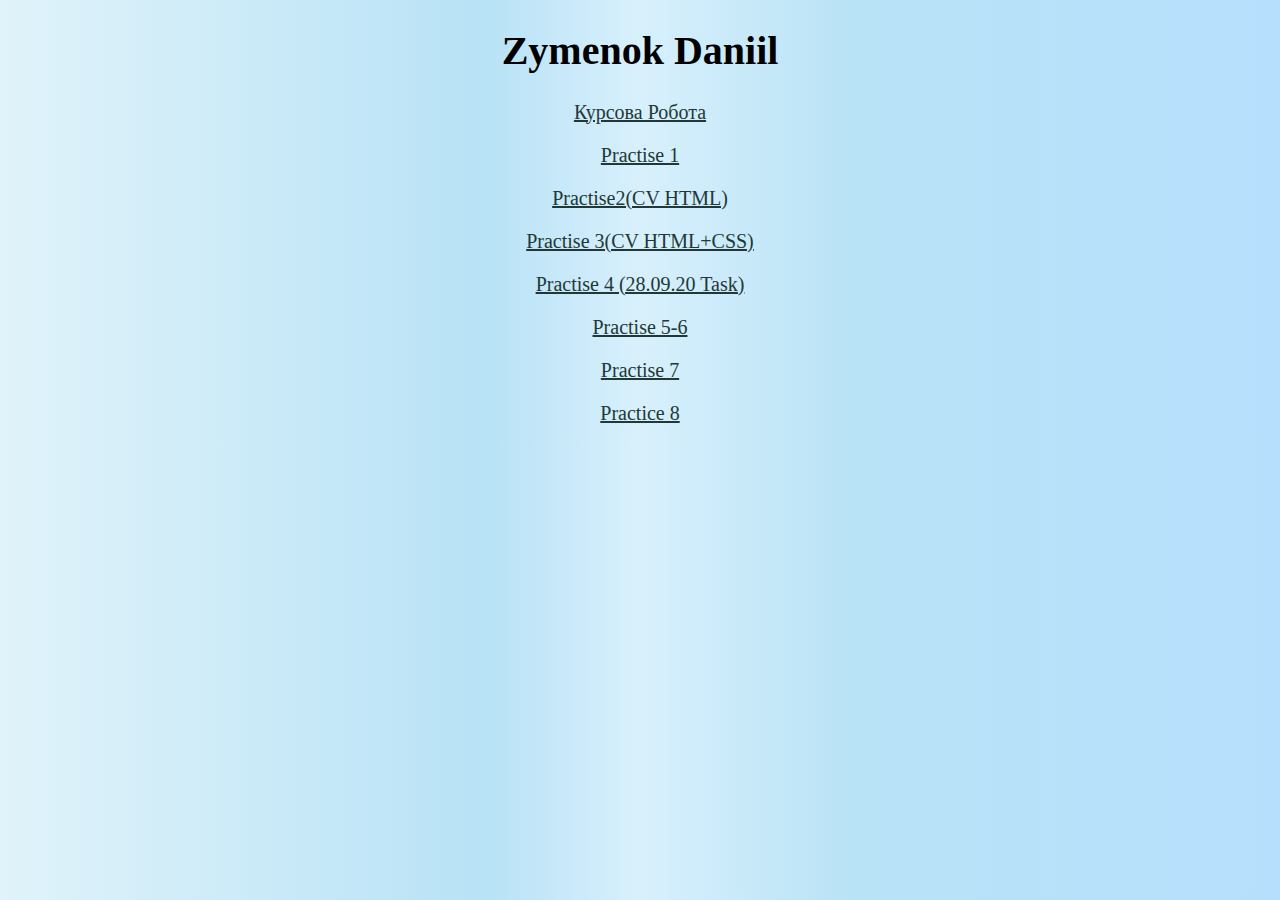
<file: public_html/index.html>
<!DOCTYPE html>
<!--
To change this license header, choose License Headers in Project Properties.
To change this template file, choose Tools | Templates
and open the template in the editor.
-->
<html>

<head>
    <title>Lending Page</title>
    <meta charset="UTF-8">
    <meta name="viewport" content="width=device-width, initial-scale=1.0">
    <link rel="stylesheet" href="..//public_html/styleindex.css">
</head>

<body>
    <div>
        <h1 class="name">Zymenok Daniil</h1>
    </div>
    <a class="link" href="Курсовая аее/index.html">Курсова Робота</a>
    <p><a class="link" href="Practise 1/practice1.html">Practise 1</a></p>
    <p><a class="link" href="practice 2/practise 2.html">Practise2(CV HTML)</a></p>
    <p><a class="link" href="practice3/practise 3.html">Practise 3(CV HTML+CSS)</a></p>
    <p><a class="link" href="..//public_html/28.09.2020/src/index.html">Practise 4 (28.09.20 Task)</a></p>
    <p>
        <a href="..//public_html/practise 5-6/cvHTMLCSs.html" class="link">Practise 5-6</a>
    </p>
    <p>
        <a class="link" href="..//public_html/practise7/practice_7.html">Practise 7</a></p>
    <p>
        <a href="https://webuniv.herokuapp.com">Practice 8</a>
    </p>
</body>

</html>
</file>
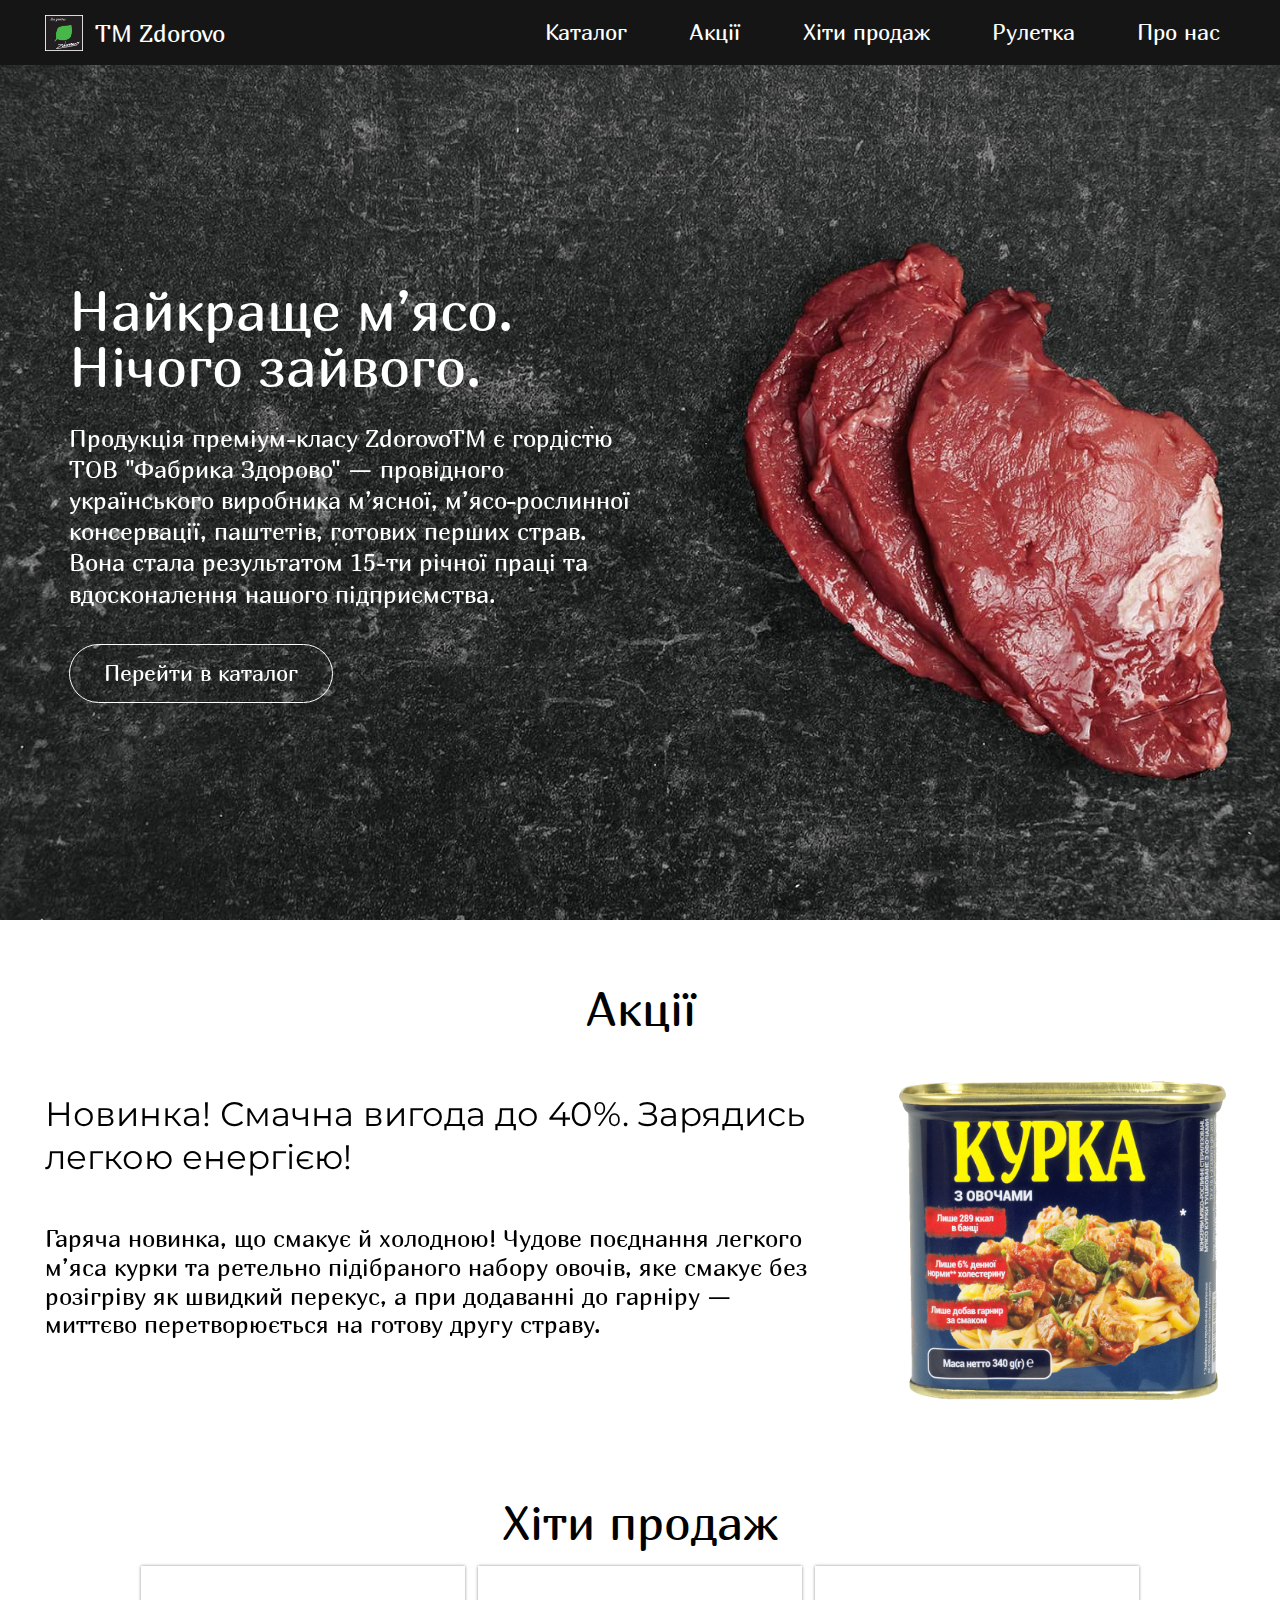
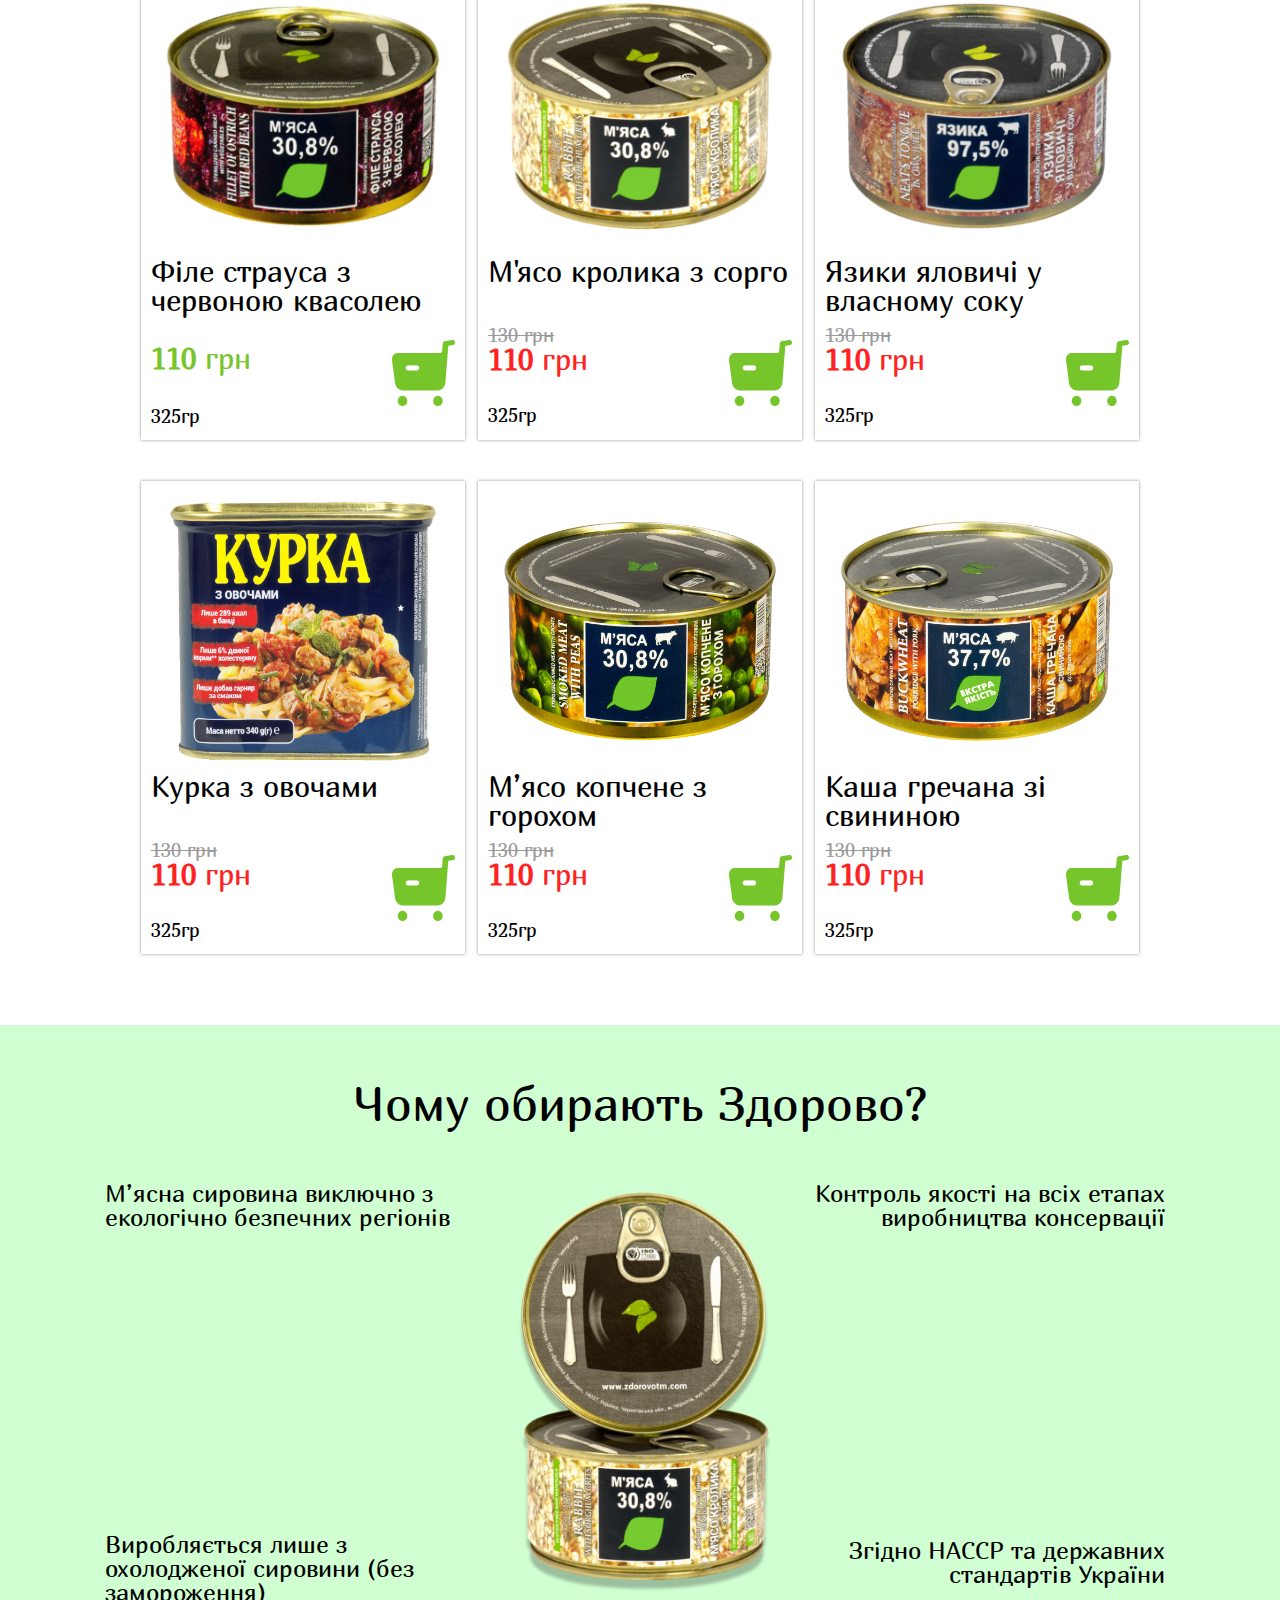
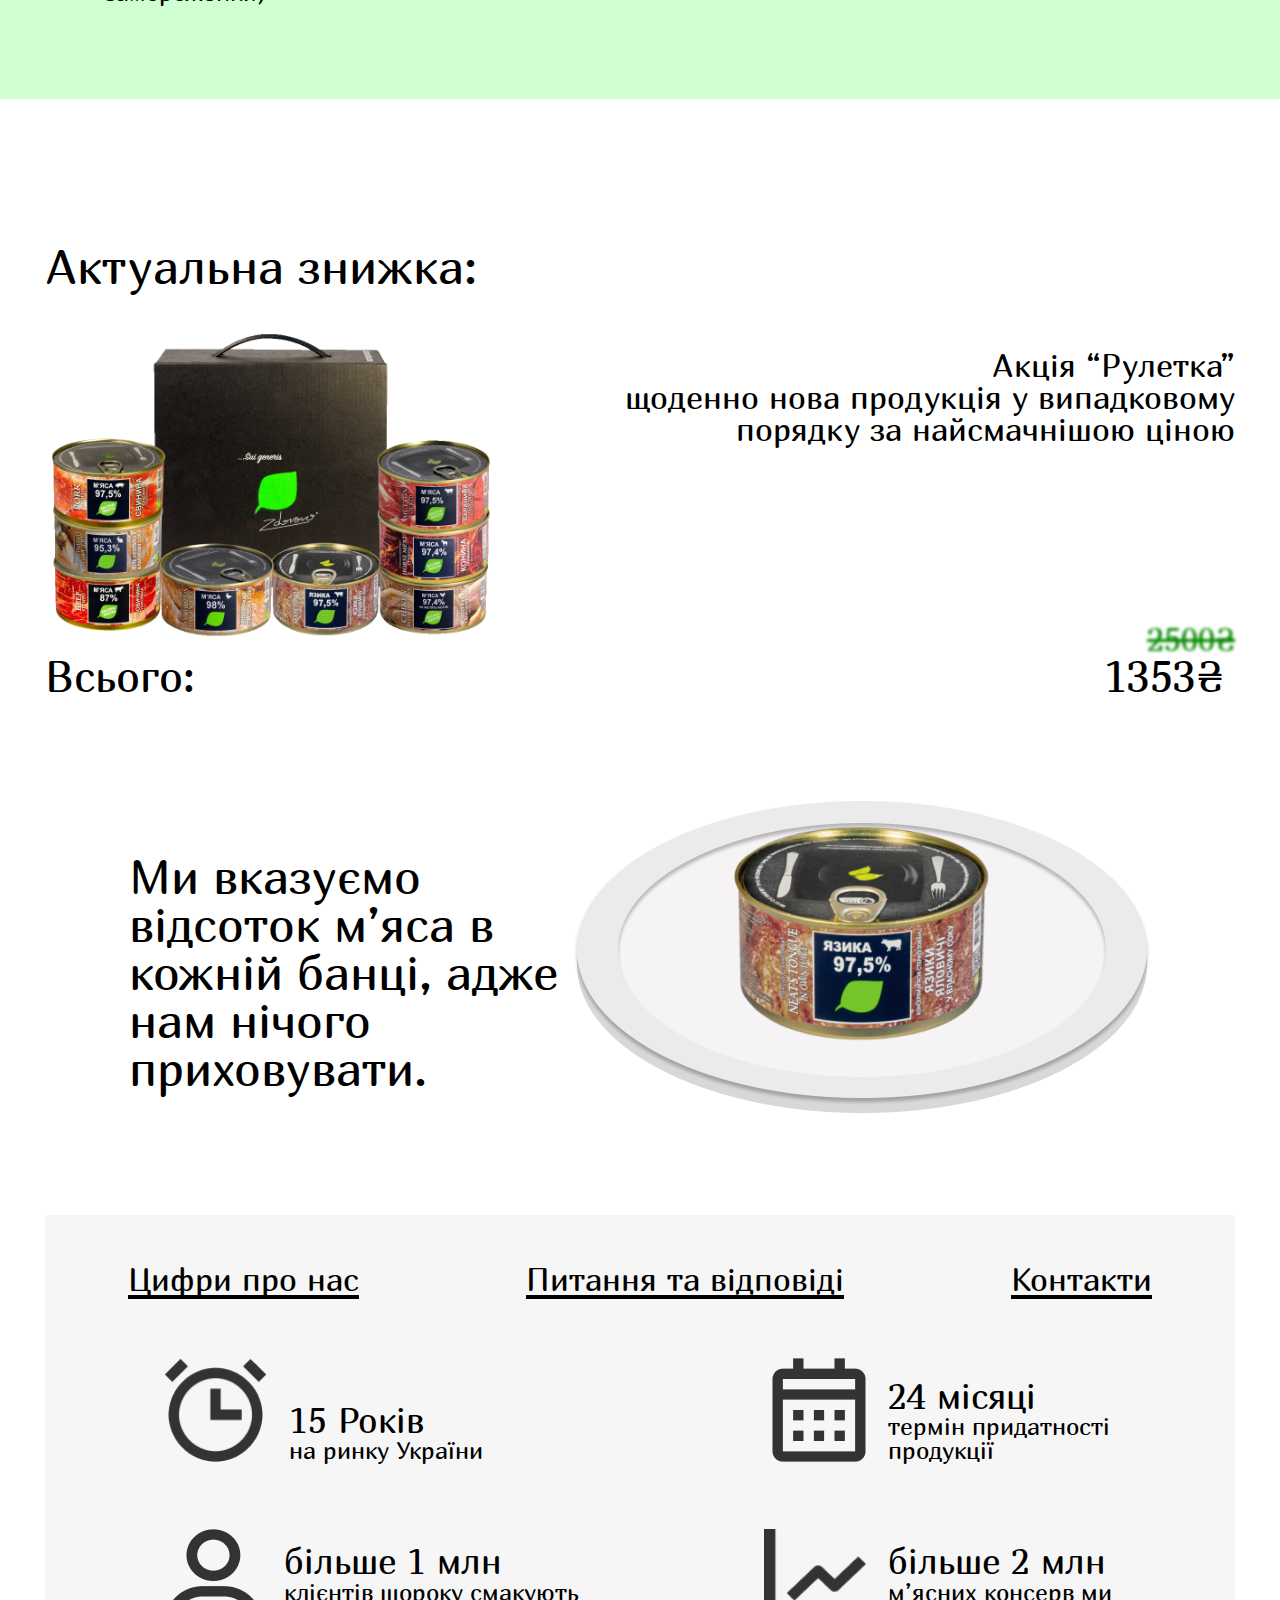
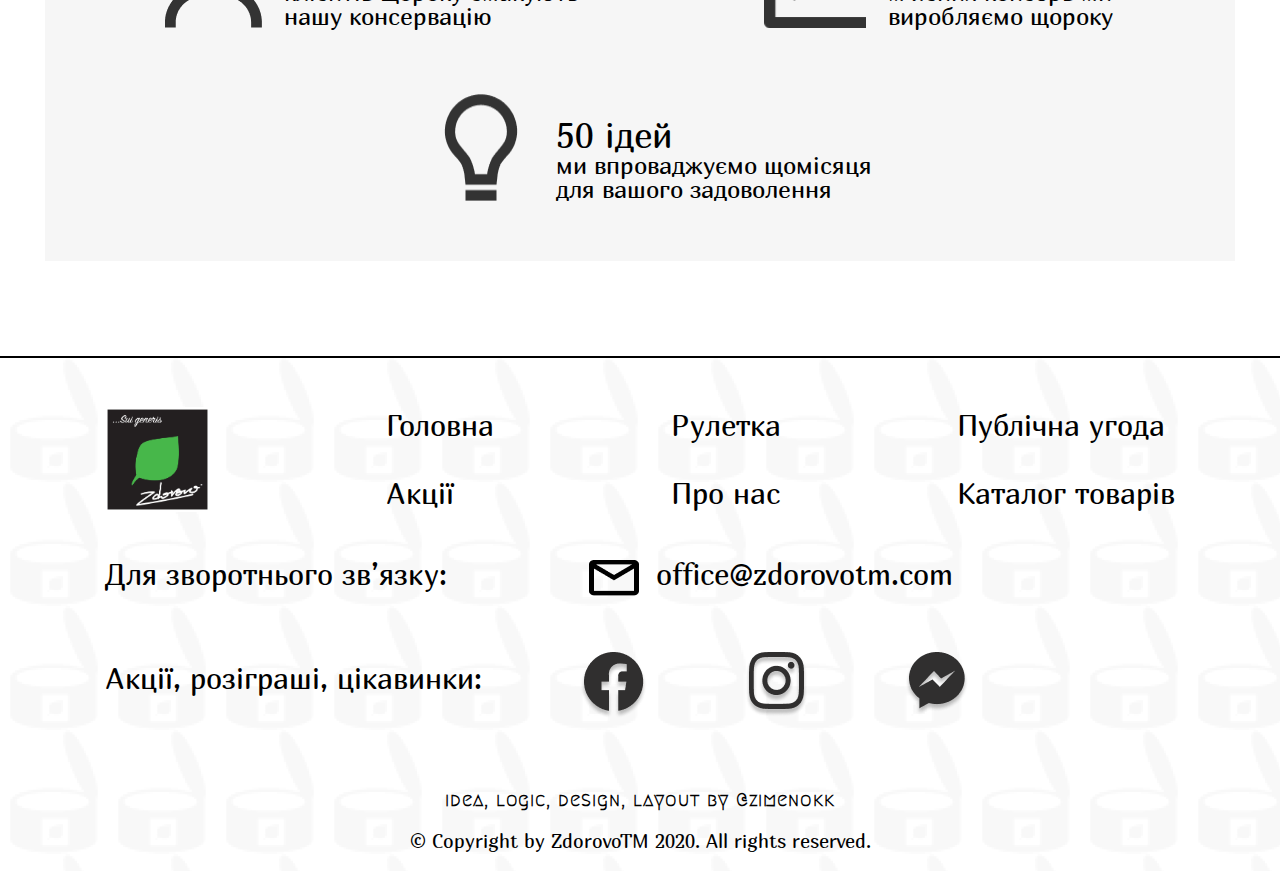
<file: public_html/ZdorovoTM/index.html>
<!DOCTYPE html>
<html lang="uk">

<head>
    <meta charset="UTF-8">
    <meta name="viewport" content="width=device-width, initial-scale=1.0">
    <title>ZdorovoTM</title>
    <!-- Шрифты --------------------------------------------------------------------------------->
    <link href="https://fonts.googleapis.com/css2?family=Marmelad&display=swap" rel="stylesheet">
    <link rel="preconnect" href="https://fonts.gstatic.com">
    <link href="https://fonts.googleapis.com/css2?family=Megrim&display=swap" rel="stylesheet">
    <link rel="preconnect" href="https://fonts.gstatic.com">
    <link href="https://fonts.googleapis.com/css2?family=Montserrat:wght@700&display=swap" rel="stylesheet">
    <!-- Favikon --------------------------------------------------------------------------------->
    <link rel="apple-touch-icon" sizes="57x57" href="images/favicon/apple-icon-57x57.png">
    <link rel="apple-touch-icon" sizes="60x60" href="images/favicon/apple-icon-60x60.png">
    <link rel="apple-touch-icon" sizes="72x72" href="images/favicon/apple-icon-72x72.png">
    <link rel="apple-touch-icon" sizes="76x76" href="images/favicon/apple-icon-76x76.png">
    <link rel="apple-touch-icon" sizes="114x114" href="images/favicon/apple-icon-114x114.png">
    <link rel="apple-touch-icon" sizes="120x120" href="images/favicon/apple-icon-120x120.png">
    <link rel="apple-touch-icon" sizes="144x144" href="images/favicon/apple-icon-144x144.png">
    <link rel="apple-touch-icon" sizes="152x152" href="images/favicon/apple-icon-152x152.png">
    <link rel="apple-touch-icon" sizes="180x180" href="images/favicon/apple-icon-180x180.png">
    <link rel="icon" type="image/png" sizes="192x192" href="images/favicon/android-icon-192x192.png">
    <link rel="icon" type="image/png" sizes="32x32" href="images/favicon/favicon-32x32.png">
    <link rel="icon" type="image/png" sizes="96x96" href="images/favicon/favicon-96x96.png">
    <link rel="icon" type="image/png" sizes="16x16" href="images/favicon/favicon-16x16.png">
    <link rel="manifest" href="images/favicon/manifest.json">
    <meta name="msapplication-TileColor" content="#ffffff">
    <meta name="msapp
    lication-TileImage" content="images/favicon/ms-icon-144x144.png">
    <meta name="theme-color" content="#ffffff">
    <!-- CSS --------------------------------------------------------------------------------->
    <link rel="stylesheet" href="css/normalize.css">
    <link rel="stylesheet" href="css/header_footer.css">
    <link rel="stylesheet" href="css/slider.css">
    <link rel="stylesheet" href="css/style_slider.css">
    <link rel="stylesheet" href="css/style.css">

</head>

<body>
    <header id="header" class="header">
        <div class="container">
            <div class="logo">
                <a href="index.html"><img src="images/logo.png" alt="logo"></a>
                <p>TM Zdorovo</p>
            </div>
            <div class="right_header">
                <ul class="header_list">
                    <li><a href="index_katalog.html">Каталог</a></li>
                    <li><a href="#mainSales">Акції</a></li>
                    <li><a href="#mainHits">Хіти продаж</a></li>
                    <li><a href="#mainRuller">Рулетка</a></li>
                    <li><a href="#mainAbout">Про нас</a></li>
                    <!-- <li><img src="images/search-3-48.png" alt="search"></li> -->
                </ul>
            </div>
        </div>
    </header>
    <div class="wrapper">
        <div id="preview" class="preview">
            <div class="container">
                <div class="inner">
                    <h1><span>Найкраще м’ясо.</span><br> <span> Нічого зайвого.</span></h1>
                    <h2>Продукція преміум-класу ZdorovoTM є гордістю ТОВ "Фабрика Здорово" — провідного українського виробника м’ясної, м’ясо-рослинної консервації, паштетів, готових перших страв. Вона стала результатом 15-ти річної праці та вдосконалення
                        нашого підприємства.
                    </h2>
                    <p><a href="index_katalog.html" class="goCat">Перейти в каталог</a></p>
                </div>
            </div>
        </div>
    </div>
    <div id="mainSales" class="sales">
        <div class="container">
            <h2>Акції</h2>
            <div class="sliderWrapper">
                <div class="image-slider swiper-container">
                    <!-- Additional required wrapper -->
                    <div class="image-slider__wrapper swiper-wrapper">
                        <!-- Slides -->
                        <!-- SLIDE -->
                        <div class="image-slider__slide swiper-slide">
                            <div class="image-slider__image">
                                <div class="innerSales">
                                    <div class="saleArt">
                                        <div class="innerSales">
                                            <div class="salesIN">
                                                <p class="sale1">Новинка! Смачна вигода до 40%. Зарядись легкою енергією!</p>
                                                <p class="sale2"> Гаряча новинка, що смакує й холодною! Чудове поєднання легкого м’яса курки та ретельно підібраного набору овочів, яке смакує без розігріву як швидкий перекус, а при додаванні до гарніру — миттєво перетворюється
                                                    на готову другу страву.
                                                </p>
                                            </div>
                                        </div>
                                        <img src="images/курка.png" alt="Банка з куркою">
                                    </div>

                                </div>
                            </div>
                        </div>
                        <!-- SLIDE -->
                        <div class="image-slider__slide swiper-slide">
                            <div class="image-slider__image">
                                <div class="innerSales">
                                    <div class="saleArt">
                                        <div class="innerSales">
                                            <div class="salesIN">
                                                <p class="sale1">Double Black Friday ‘2020</p>
                                                <p class="sale2">На горизонті подвійна Чорна П’ятниця від Zdorovo! Цілих два дні: 27 та 28 листопада - найсмачніша вигода до 51% на всю ексклюзивну м’ясну продукцію ZdorovoTM. Наші найкращі страви спеціально для вас: філе страуса,
                                                    кролика, м'ясо судака, лосося, найніжніші паштети, супер вигідні набори та багато чого іншого! Все для того, щоб ви сказали: «ммм Здорово»</p>
                                            </div>
                                        </div>
                                        <img src="images/forSales.png" alt="Банка з куркою">
                                    </div>

                                </div>
                            </div>
                        </div>
                        <!-- SLIDE -->
                        <div class="image-slider__slide swiper-slide">
                            <div class="image-slider__image">
                                <div class="innerSales">
                                    <div class="saleArt">
                                        <div class="innerSales">
                                            <div class="salesIN">
                                                <p class="sale1">Вдома, в поході, будь-де!<br> </p>

                                                <p class="sale2"> Наш набір «All Inclusive» - це універсальний спосіб перемогти голод в будь-яких умовах. Тут зосереджені ваші улюблені товари, купуючі які ви отримаєте: <br>1. Задоволення від 7кг відбірної продукції
                                                    <br>2. Безкоштовну доставку<br>3. Фотоальбом “Храми Чернігівщини” з підписом автора.
                                                </p>
                                            </div>
                                        </div>
                                        <img src="images/сплит.png" alt="Банка з куркою">
                                    </div>

                                </div>
                            </div>
                        </div>
                        <!-- SLIDE -->
                        <div class="image-slider__slide swiper-slide">
                            <div class="image-slider__image">
                                <div class="innerSales">
                                    <div class="saleArt">
                                        <div class="innerSales">
                                            <div class="salesIN">
                                                <p class="sale1">Новинка! Смачна вигода до 40%. Зарядись легкою енергією!</p>
                                                <p class="sale2">Гаряча новинка, що смакує й холодною! Чудове поєднання легкого м’яса курки та ретельно підібраного набору овочів, яке смакує без розігріву як швидкий перекус, а при додаванні до гарніру — миттєво перетворюється
                                                    на готову другу страву.
                                                </p>
                                            </div>
                                        </div>
                                        <img src="images/курка.png" alt="Банка з куркою">
                                    </div>

                                </div>
                            </div>
                        </div>
                        <!-- SLIDE -->
                        <div class="image-slider__slide swiper-slide">
                            <div class="image-slider__image">
                                <div class="innerSales">
                                    <div class="saleArt">
                                        <div class="innerSales">
                                            <div class="salesIN">
                                                <p class="sale1">Новинка! Смачна вигода до 40%. Зарядись легкою енергією!</p>
                                                <p class="sale2">Гаряча новинка, що смакує й холодною! Чудове поєднання легкого м’яса курки та ретельно підібраного набору овочів, яке смакує без розігріву як швидкий перекус, а при додаванні до гарніру — миттєво перетворюється
                                                    на готову другу страву.
                                                </p>
                                            </div>
                                        </div>
                                        <img src="images/курка.png" alt="Банка з куркою">
                                    </div>

                                </div>
                            </div>
                        </div>
                        <!-- <div class="image-slider__slide swiper-slide">
                            <div class="image-slider__image">
                                <div class="innerSales">
                                    <div class="saleArt">
                                        <div class="innerSales">
                                            <div class="salesIN">
                                                <p class="sale1">Double Black Friday ‘2020</p>
                                                <p class="sale2">
                                                    Тільки 27 та 28 листопада — найсмачніші вигоди від 24 до 51% на ВСЮ ексклюзивну м’ясну консервацію ZdorovoTM. Від хітів замовлень Свинини та Яловичини тушкованих до оригінальних Філе страуса з червоною квасолею та Судака під маринадом, від насиченої м’ясом
                                                    Каші гречаної зі свининою до делікатесних Філе кролика у власному соку і М’яса лосося в оливковій олії, від М’яса кролика с сорго, сировина якого не містить глютену, до найніжніших натуральних Паштетів
                                                    яловичого та курячого. Вигоди на ВСЕ, включаючи неповторні набори ZdorovoTM – хітовий М’ясний сектор FULL, вичерпний ALL INCLUSIVE, вишуканий Норвезький подарунок та інші.
                                                </p>
                                            </div>
                                        </div>
                                        <img src="images/набор.png" alt="Банка з куркою">
                                    </div>
                                </div>
                            </div>
                        </div> -->

                    </div>
                    <!-- If we need pagination -->
                    <!-- <div class="swiper-pagination"></div> -->



                    <!-- If we need scrollbar -->
                    <!-- <div class="swiper-scrollbar"></div> -->
                </div>
            </div>

        </div>
    </div>
    </div>
    <div id="mainHits" class="hits">
        <div class="container">
            <h2>Хіти продаж</h2>
            <div class="innerHits">
                <!-- <div class="line"> -->
                <div class="item">
                    <div class="itemPh"><img src="images/file.png" alt="Смаколик"></div>
                    <!-- 1 -->
                    <p class="itemName">Філе страуса з червоною квасолею </p>
                    <div class="downItem">
                        <div class="leftDownItem">
                            <div class="allPrices ">
                                <!-- <p class="prevPrice">130 грн </p>
                                    <p class="actPrice"><span> 110 </span>грн</p> -->
                                <p class="itemPrice"><span> 110 </span>грн</p>
                            </div>
                            <p class="weight">325гр</p>
                        </div>
                        <a href="#"><img src="images/Buy.png" alt="buy"></a>
                    </div>
                </div>
                <div class="item">
                    <!-- 2 -->
                    <div class="itemPh"><img src="images/банка.png" alt="Смаколик"></div>
                    <p class="itemName">М'ясо кролика з сорго </p>
                    <div class="downItem">
                        <div class="leftDownItem">
                            <div class="allPrices">
                                <p class="prevPrice">130 грн </p>
                                <p class="actPrice"><span> 110 </span>грн</p>
                                <!-- <p class="itemPrice"><span> 110 </span>грн</p> -->
                            </div>
                            <p class="weight">325гр</p>
                        </div>
                        <a href="#"><img src="images/Buy.png" alt="buy"></a>
                    </div>
                </div>
                <div class="item">
                    <!-- 3 -->
                    <div class="itemPh"><img src="images/язики.png" alt="Смаколик"></div>
                    <p class="itemName">Язики яловичі у власному соку </p>
                    <div class="downItem downItemDiscount">
                        <div class="leftDownItem">
                            <div class="allPrices">
                                <p class="prevPrice">130 грн </p>
                                <p class="actPrice"><span> 110 </span>грн</p>
                                <!-- <p class="itemPrice"><span> 110 </span>грн</p> -->
                            </div>
                            <p class="weight">325гр</p>
                        </div>
                        <a href="#"><img src="images/Buy.png" alt="buy"></a>
                    </div>
                </div>


                <!-- </div> -->
                <!-- <div class="line"> -->
                <div class="item">
                    <div class="itemPh"><img src="images/курка.png" alt="Смаколик"></div>
                    <p class="itemName">Курка з овочами </p>
                    <div class="downItem">
                        <div class="leftDownItem">
                            <div class="allPrices">
                                <p class="prevPrice">130 грн </p>
                                <p class="actPrice"><span> 110 </span>грн</p>
                                <!-- <p class="itemPrice"><span> 110 </span>грн</p> -->
                            </div>
                            <p class="weight">325гр</p>
                        </div>
                        <a href="#"><img src="images/Buy.png" alt="buy"></a>
                    </div>
                </div>
                <div class="item">
                    <div class="itemPh"><img src="images/myaso-horokh_1_1000x.png" alt="Смаколик"></div>
                    <p class="itemName">М’ясо копчене з горохом </p>
                    <div class="downItem">
                        <div class="leftDownItem">
                            <div class="allPrices">
                                <p class="prevPrice">130 грн </p>
                                <p class="actPrice"><span> 110 </span>грн</p>
                                <!-- <p class="itemPrice"><span> 110 </span>грн</p> -->
                            </div>
                            <p class="weight">325гр</p>
                        </div>
                        <a href=""><img src="images/Buy.png" alt="buy"></a>
                    </div>
                </div>
                <div class="item">
                    <div class="itemPh"><img src="images/kasha-hrechka_1_1000x.png" alt="Смаколик"></div>
                    <p class="itemName">Каша гречана зі свининою</p>
                    <div class="downItem">
                        <div class="leftDownItem">
                            <div class="allPrices">
                                <p class="prevPrice">130 грн </p>
                                <p class="actPrice"><span> 110 </span>грн</p>
                                <!-- <p class="itemPrice"><span> 110 </span>грн</p> -->
                            </div>
                            <p class="weight">325гр</p>
                        </div>
                        <a href="#"><img src="images/Buy.png" alt="buy"></a>
                    </div>
                </div>


                <!-- </div> -->

            </div>
        </div>
    </div>
    <div class="why">
        <div class="container">
            <div class="innerWhy">
                <h2>Чому обирають Здорово?</h2>
                <div class="downWhy">
                    <div class="whyCol">
                        <p>М’ясна сировина виключно з екологічно безпечних регіонів</p>
                        <p class="secWhy">Виробляється лише з охолодженої сировини (без замороження)</p>
                    </div>
                    <div class="whyCol"><img src="images/whyBanka.png" alt="ЧомуБанка"> </div>
                    <div class="whyCol whyCol3">
                        <p>Контроль якості на всіх етапах виробництва консервації</p>
                        <p class="lastP">Згідно HACCP та державних стандартів України</p>
                    </div>
                </div>
            </div>
        </div>
    </div>
    <div id="mainRuller" class="Ruller">
        <div class="container">
            <div class="innerRuller">
                <p class="act">Актуальна знижка:</p>
                <div class="mainRuller">
                    <img src="images/набор.png" alt="Набір">
                    <p>Акція “Рулетка” <br>щоденно нова продукція у випадковому порядку за найсмачнішою ціною </p>
                </div>
                <div class="downRul">
                    <p class="prePr">2500₴ </p>
                    <div class="so">
                        <p>Всього:</p>
                        <p class="prePr1">1353₴</p>
                    </div>
                </div>
            </div>
        </div>
    </div>
    <div class="percent">
        <div class="container">
            <div class="innerPercent">
                <h2>Ми вказуємо відсоток м’яса в кожній банці, адже нам нічого приховувати. </h2>
                <div class="right_Percent">
                    <img src="images/банканаТар.png" alt="На тарілці">
                </div>
            </div>
        </div>
    </div>
    <div id="mainAbout" class="mainAbout">

        <div class="sliderWrapper">
            <div class="image-slider swiper-container">
                <!-- Additional required wrapper -->
                <div class="image-slider__wrapper swiper-wrapper">
                    <!-- Slides -->
                    <!-- SLIDE -->
                    <div class="image-slider__slide swiper-slide">
                        <div class="image-slider__image">
                            <div class="container">
                                <div class="innerAbout">
                                    <div class="upAbout">
                                        <p>Цифри про нас</p>
                                        <p>Питання та відповіді</p>
                                        <p>Контакти</p>
                                    </div>
                                    <div class="downAbout">
                                        <div class="rowAbout rowAbDown">
                                            <div>
                                                <img src="images/alarm.png" alt="">
                                                <p><span> 15 Років</span> на ринку України</p>
                                            </div>
                                            <div class="rightAb">
                                                <img src="images/calendar.png" alt="">
                                                <p><span> 24 місяці</span> термін придатності продукції</p>
                                            </div>
                                        </div>
                                        <div class="rowAbout rowAbDown ">
                                            <div>
                                                <img src="images/user.png" alt="">
                                                <p><span> більше 1 млн</span> клієнтів щороку смакують нашу консервацію</p>
                                            </div>
                                            <div class="rightAb rowAblong ">
                                                <img src="images/line_chart_up.png" alt="">
                                                <p><span> більше 2 млн</span> м’ясних консерв ми виробляємо щороку</p>
                                            </div>
                                        </div>
                                        <div class="rowAbout1">
                                            <div>
                                                <img src="images/idea.png" alt="">
                                                <p><span>50 ідей </span> <br> ми впроваджуємо щомісяця для вашого задоволення</p>
                                            </div>
                                        </div>

                                    </div>
                                </div>
                            </div>
                        </div>
                    </div>
                    <!-- SLIDE -->
                    <div class="image-slider__slide swiper-slide">
                        <div class="image-slider__image">
                            <div class="container">
                                <div class="innerAbout">
                                    <div class="upAbout">
                                        <p>Цифри про нас</p>
                                        <p>Питання та відповіді</p>
                                        <p>Контакти</p>
                                    </div>
                                    <div class="downAbout2">
                                        <div class="leftDownAbout2">
                                            <p>Де ми беремо сировину?</p>
                                            <p class="choose">Чи корисна та безпечна наша продукція?</p>
                                            <p>Чи використовуєте Ви консерванти?</p>
                                            <p>Чому Ваша продукція дорожча ніж у конкурентів в супермаркетах?</p>
                                        </div>
                                        <div class="rightDownAbout2">
                                            <div class="aboutInfo">
                                                <p> Всупереч розхожій думці про сумнівну користь консервованого м’яса, сучасне виробництво консервів дозволяє зберегти більшість вітамінів і мікроелементів за рахунок правильної технологічної обробки сировини.
                                                    Вся продукція виготовлена згідно державних стандартів України, тобто містить виключно натуральну м’ясну сировину, що за кількістю перевищує вимоги відповідних стандартів. Не містить жодних сторонніх домішок,
                                                    хімічних сполук, консервантів, ГМО, Е-, та т. п.
                                                </p>
                                            </div>
                                        </div>
                                    </div>
                                </div>
                            </div>
                        </div>
                    </div>
                    <!-- SLIDE -->
                    <div class="image-slider__slide swiper-slide">
                        <div class="image-slider__image">
                            <div class="container">
                                <div class="innerAbout">
                                    <!-- Cлайдер -->

                                    <!-- Cлайдер -->
                                    <div class="upAbout">
                                        <p>Цифри про нас</p>
                                        <p>Питання та відповіді</p>
                                        <p>Контакти</p>
                                    </div>
                                    <div class="downAbout3">
                                        <div class="leftDownAbout3">
                                            <div>
                                                <p>Офіційний дистриб'ютор:</p>
                                                <p>ТОВ "Суі Генеріс"</p>
                                            </div>
                                            <div>
                                                <p>Адреса потужностей виробництва:</p>
                                                <p>ТОВ "Фабрика Здорово" </p>
                                            </div>
                                        </div>
                                        <div class="rightDownAbout3">
                                            <div class="contacts">
                                                <a href="mailto:office@zdorovotm.com"><img src="images/mail.png" alt=""></a>
                                                <a href="mailto:office@zdorovotm.com" target="blank ">
                                                    <p>office@zdorovotm.com</p>
                                                </a>

                                            </div>
                                            <div class="contacts">
                                                <img src="images/location.png" alt="">
                                                <a href="https://www.google.com/maps/place/%D0%A2%D0%9E%D0%92%D0%90%D0%A0%D0%98%D0%A1%D0%A2%D0%92%D0%9E+%D0%97+%D0%9E%D0%91%D0%9C%D0%95%D0%96%D0%95%D0%9D%D0%9E%D0%AE+%D0%92%D0%86%D0%94%D0%9F%D0%9E%D0%92%D0%86%D0%94%D0%90%D0%9B%D0%AC%D0%9D%D0%86%D0%A1%D0%A2%D0%AE+%22%D0%A4%D0%90%D0%91%D0%A0%D0%98%D0%9A%D0%90+%D0%97%D0%94%D0%A0%D0%9E%D0%92%D0%9E%22/@51.52247,31.2604394,17.02z/data=!4m5!3m4!1s0x0:0x3c4d520364a67b3f!8m2!3d51.5222877!4d31.260244">
                                                    <p>м. Чернігів вул. Інструментальна, 30, індекс: 14037
                                                    </p>
                                                </a>
                                            </div>
                                            <div class="contacts phoneNumber ">
                                                <img src="images/mobile.png" class="phoneImage" alt="">
                                                <div>
                                                    <a href="tel:+380509422662">+38 (050) 942-26-62</a>
                                                    <a href="tel:+380689422662">+38 (068) 942-26-62 </a>
                                                    <a href="tel:+380939422662">+38 (093) 942-26-62</a>
                                                </div>
                                            </div>
                                        </div>

                                    </div>
                                    <div class="footAbout">
                                        <!-- <hr> -->
                                        <img src="images/lineAbout.png" class="line1Footer" alt="">
                                        <div class="contB">
                                            <a target="blank" href="https://www.facebook.com/zdorovotm/"><img src="images/facebook.png" alt=""></a>
                                            <a target="blank" href="https://www.instagram.com/zdorovotm/"><img src="images/instagram.png" alt=""></a>
                                            <a target="blank" href="https://www.facebook.com/messages/t/zdorovotm"><img src="images/messenger.png" alt=""></a>
                                        </div>
                                        <img src="images/lineAbout.png" class="line2Footer" alt="Лінія">
                                        <!-- <hr> -->
                                    </div>
                                </div>
                            </div>
                        </div>
                    </div>


                </div>
                <!-- If we need pagination -->
                <!-- <div class="swiper-pagination"></div> -->



                <!-- If we need scrollbar -->
                <!-- <div class="swiper-scrollbar"></div> -->
            </div>
        </div>
    </div>
    <footer class="footer ">
        <div class="container ">
            <div class="innerFooter ">
                <div class="upFooter ">
                    <img src="images/logo.png " alt="лого">
                    <div>
                        <a href=" #header ">
                            <p>Головна</p>
                        </a>
                        <a href=" #mainSales ">
                            <p>Акції</p>
                        </a>
                    </div>
                    <div>
                        <a href=" #mainRuller ">
                            <p>Рулетка</p>
                        </a>
                        <a href="#mainAbout ">
                            <p>Про нас</p>
                        </a>
                    </div>
                    <div>
                        <a href=" # ">
                            <p>Публічна угода</p>
                        </a>
                        <a href="index_katalog.html">
                            <p>Каталог товарів </p>
                        </a>
                    </div>
                </div>
                <div class="middleFooter ">
                    <div class="textFoot ">
                        <p>Для зворотнього зв’язку:</p>
                        <p>Акції, розіграші, цікавинки:</p>
                    </div>
                    <div class="centrMiddleFooter ">
                        <div class="upMiddleFoot ">
                            <a href="mailto:office@zdorovotm.com" target="blank "><img src="images/mail.png " alt=""></a>
                            <a href="mailto:office@zdorovotm.com" target="blank ">
                                <p>office@zdorovotm.com</p>
                            </a>
                        </div>
                        <div class="downmiddleDiv ">
                            <a target="blank " href="https://www.facebook.com/zdorovotm/ "><img src="images/facebook.png " alt=" "></a>
                            <a target="blank " href="https://www.instagram.com/zdorovotm/ "><img src="images/instagram.png " alt=" "></a>
                            <a target="blank " href="https://www.facebook.com/messages/t/zdorovotm "><img src="images/messenger.png " alt=" "></a>
                        </div>
                    </div>
                </div>
                <div class="downFooter ">
                    <p>idea, logic, design, layout by @zimenokk </p>
                    <p>© Copyright by ZdorovoTM 2020. All rights reserved.</p>
                </div>
            </div>
        </div>
    </footer>

    <script src="js/slider_min.js"></script>
    <script src="js/slider.js"></script>
</body>

</html>
</file>
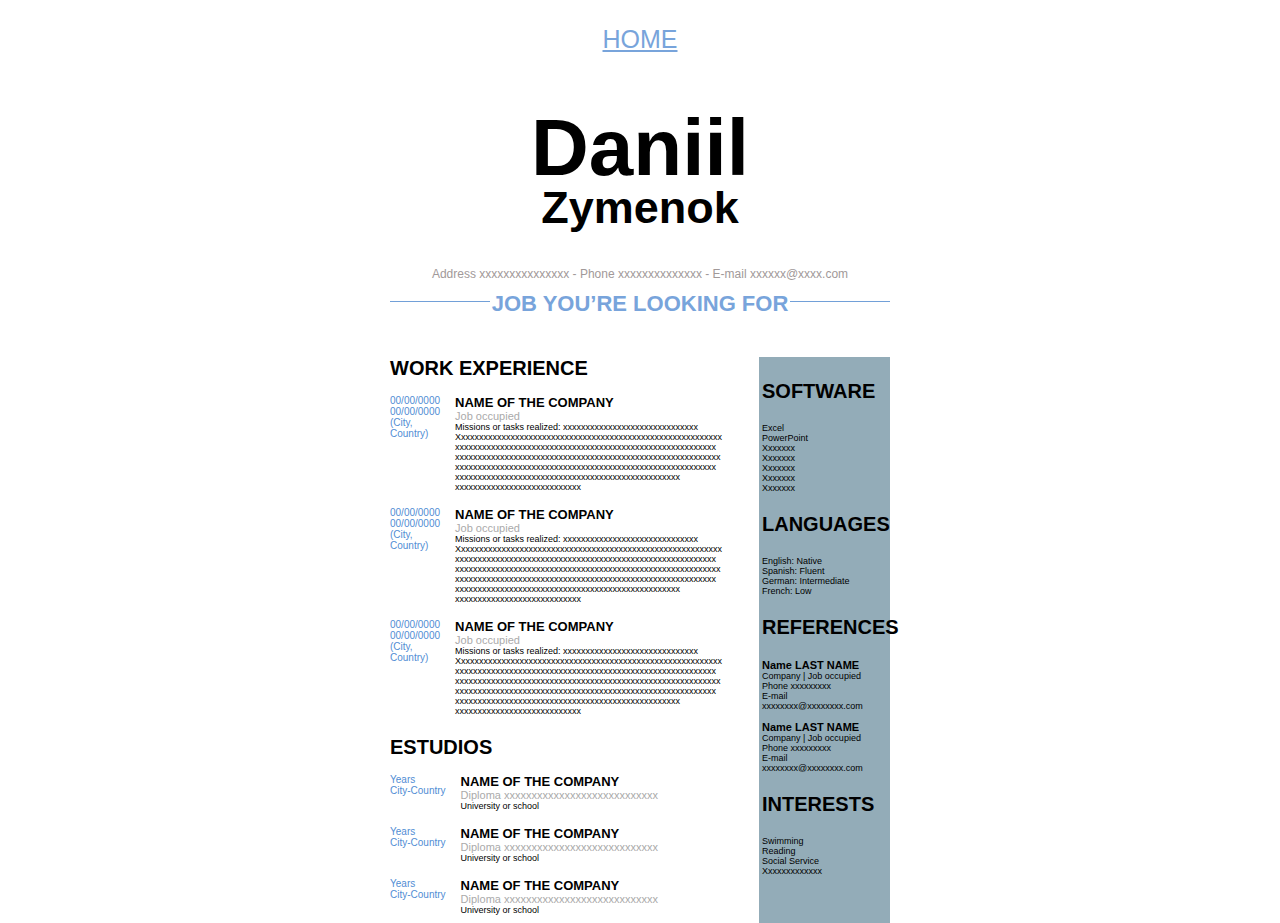
<file: public_html/28.09.2020/src/index.html>
<!DOCTYPE html>
<html lang="en">

<head>
    <!-- Meta -->
    <meta charset="UTF-8">
    <meta name="viewport" content="width=device-width, initial-scale=1.0">

    <!-- Title -->
    <title>Main</title>

    <!-- Styles -->
    <link rel="stylesheet" href="css/style.css">
</head>

<body>

    <div class="page">

        <p class="home">
            <a href="https://zimenokk.github.io/Web2020/public_html" class="home"> HOME</a></p>
        <h1 class="title">Daniil</h1>

        <h2 class="subtitle">Zymenok</h2>

        <div class="address">
            Address xxxxxxxxxxxxxxx - Phone xxxxxxxxxxxxxx - E-mail xxxxxx@xxxx.com
        </div>

        <div class="job">
            JOB YOU’RE LOOKING FOR
        </div>

        <div class="container">

            <article class="article">

                <div class="heading">
                    WORK EXPERIENCE
                </div>
                <!-- 1 -->
                <div class="article__inner">

                    <div class="left">
                        00/00/0000 <br> 00/00/0000 <br> (City, Country)

                    </div>

                    <div class="right">
                        <div class="head">
                            NAME OF THE COMPANY
                        </div>
                        <div class="sub">
                            Job occupied
                        </div>
                        <div class="text">
                            Missions or tasks realized: xxxxxxxxxxxxxxxxxxxxxxxxxxxxxx Xxxxxxxxxxxxxxxxxxxxxxxxxxxxxxxxxxxxxxxxxxxxxxxxxxxxxxxxxxx xxxxxxxxxxxxxxxxxxxxxxxxxxxxxxxxxxxxxxxxxxxxxxxxxxxxxxxxxx xxxxxxxxxxxxxxxxxxxxxxxxxxxxxxxxxxxxxxxxxxxxxxxxxxxxxxxxxxx xxxxxxxxxxxxxxxxxxxxxxxxxxxxxxxxxxxxxxxxxxxxxxxxxxxxxxxxxx
                            xxxxxxxxxxxxxxxxxxxxxxxxxxxxxxxxxxxxxxxxxxxxxxxxxx xxxxxxxxxxxxxxxxxxxxxxxxxxxx

                        </div>
                    </div>

                </div>
                <!-- 2 -->
                <div class="article__inner">

                    <div class="left">
                        00/00/0000 <br> 00/00/0000 <br> (City, Country)

                    </div>

                    <div class="right">
                        <div class="head">
                            NAME OF THE COMPANY
                        </div>
                        <div class="sub">
                            Job occupied
                        </div>
                        <div class="text">
                            Missions or tasks realized: xxxxxxxxxxxxxxxxxxxxxxxxxxxxxx Xxxxxxxxxxxxxxxxxxxxxxxxxxxxxxxxxxxxxxxxxxxxxxxxxxxxxxxxxxx xxxxxxxxxxxxxxxxxxxxxxxxxxxxxxxxxxxxxxxxxxxxxxxxxxxxxxxxxx xxxxxxxxxxxxxxxxxxxxxxxxxxxxxxxxxxxxxxxxxxxxxxxxxxxxxxxxxxx xxxxxxxxxxxxxxxxxxxxxxxxxxxxxxxxxxxxxxxxxxxxxxxxxxxxxxxxxx
                            xxxxxxxxxxxxxxxxxxxxxxxxxxxxxxxxxxxxxxxxxxxxxxxxxx xxxxxxxxxxxxxxxxxxxxxxxxxxxx

                        </div>
                    </div>

                </div>
                <!-- 3 -->
                <div class="article__inner">

                    <div class="left">
                        00/00/0000 <br> 00/00/0000 <br> (City, Country)

                    </div>

                    <div class="right">
                        <div class="head">
                            NAME OF THE COMPANY
                        </div>
                        <div class="sub">
                            Job occupied
                        </div>
                        <div class="text">
                            Missions or tasks realized: xxxxxxxxxxxxxxxxxxxxxxxxxxxxxx Xxxxxxxxxxxxxxxxxxxxxxxxxxxxxxxxxxxxxxxxxxxxxxxxxxxxxxxxxxx xxxxxxxxxxxxxxxxxxxxxxxxxxxxxxxxxxxxxxxxxxxxxxxxxxxxxxxxxx xxxxxxxxxxxxxxxxxxxxxxxxxxxxxxxxxxxxxxxxxxxxxxxxxxxxxxxxxxx xxxxxxxxxxxxxxxxxxxxxxxxxxxxxxxxxxxxxxxxxxxxxxxxxxxxxxxxxx
                            xxxxxxxxxxxxxxxxxxxxxxxxxxxxxxxxxxxxxxxxxxxxxxxxxx xxxxxxxxxxxxxxxxxxxxxxxxxxxx

                        </div>
                    </div>

                </div>

                <!-- @@@@@@2222@@@@@@ -->

                <div class="heading heading--2">
                    ESTUDIOS
                </div>
                <!-- 1 -->
                <div class="article__inner">

                    <div class="left">
                        Years <br> City-Country

                    </div>

                    <div class="right">
                        <div class="head">
                            NAME OF THE COMPANY
                        </div>

                        <div class="sub">
                            Diploma xxxxxxxxxxxxxxxxxxxxxxxxxxxx
                        </div>

                        <div class="text">
                            University or school
                        </div>
                    </div>

                </div>
                <!-- 2 -->
                <div class="article__inner">

                    <div class="left">
                        Years <br> City-Country

                    </div>

                    <div class="right">
                        <div class="head">
                            NAME OF THE COMPANY
                        </div>

                        <div class="sub">
                            Diploma xxxxxxxxxxxxxxxxxxxxxxxxxxxx
                        </div>

                        <div class="text">
                            University or school
                        </div>
                    </div>

                </div>
                <!-- 3 -->
                <div class="article__inner">

                    <div class="left">
                        Years <br> City-Country

                    </div>

                    <div class="right">
                        <div class="head">
                            NAME OF THE COMPANY
                        </div>

                        <div class="sub">
                            Diploma xxxxxxxxxxxxxxxxxxxxxxxxxxxx
                        </div>

                        <div class="text">
                            University or school
                        </div>
                    </div>

                </div>

            </article>


            <aside class="aside">

                <div class="aside__item">
                    <h3 class="heading">SOFTWARE</h3>

                    <div class="text">
                        Excel <br> PowerPoint <br> Xxxxxxx <br> Xxxxxxx <br> Xxxxxxx <br> Xxxxxxx <br> Xxxxxxx
                    </div>
                </div>

                <div class="aside__item">
                    <h3 class="heading">LANGUAGES</h3>

                    <div class="text">
                        English: Native <br> Spanish: Fluent <br> German: Intermediate <br> French: Low
                    </div>
                </div>

                <div class="aside__item">

                    <h3 class="heading">REFERENCES</h3>

                    <div class="sub">Name LAST NAME</div>
                    <div class="text">
                        Company | Job occupied<br> Phone xxxxxxxxx<br> E-mail xxxxxxxx@xxxxxxxx.com

                    </div>
                    <div class="sub sub--2">Name LAST NAME</div>
                    <div class="text">
                        Company | Job occupied<br> Phone xxxxxxxxx<br> E-mail xxxxxxxx@xxxxxxxx.com

                    </div>
                </div>

                <div class="aside__item">
                    <h3 class="heading">INTERESTS</h3>

                    <div class="text">
                        Swimming <br> Reading <br> Social Service <br> Xxxxxxxxxxxxx

                    </div>
                </div>
            </aside>

        </div>
        <!-- /container -->

    </div>
    <!-- /page -->

</body>

</html>
</file>
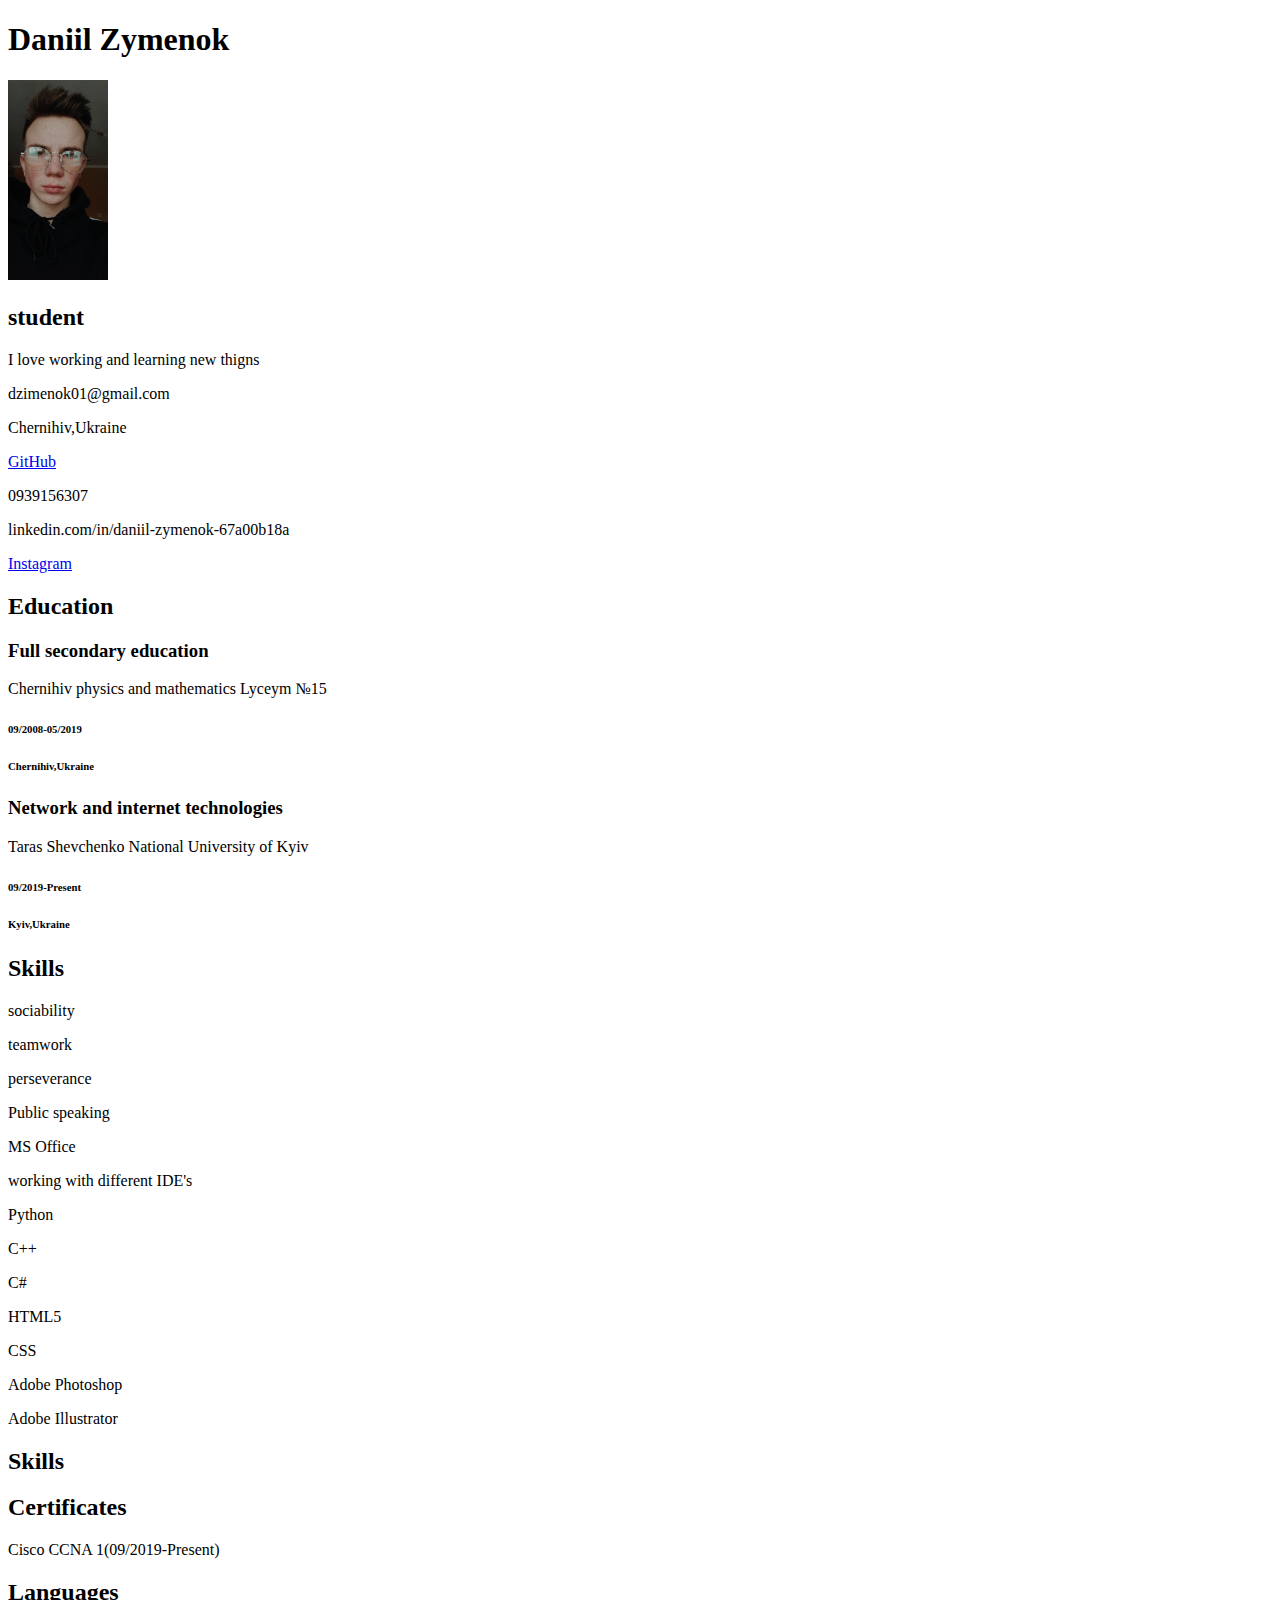
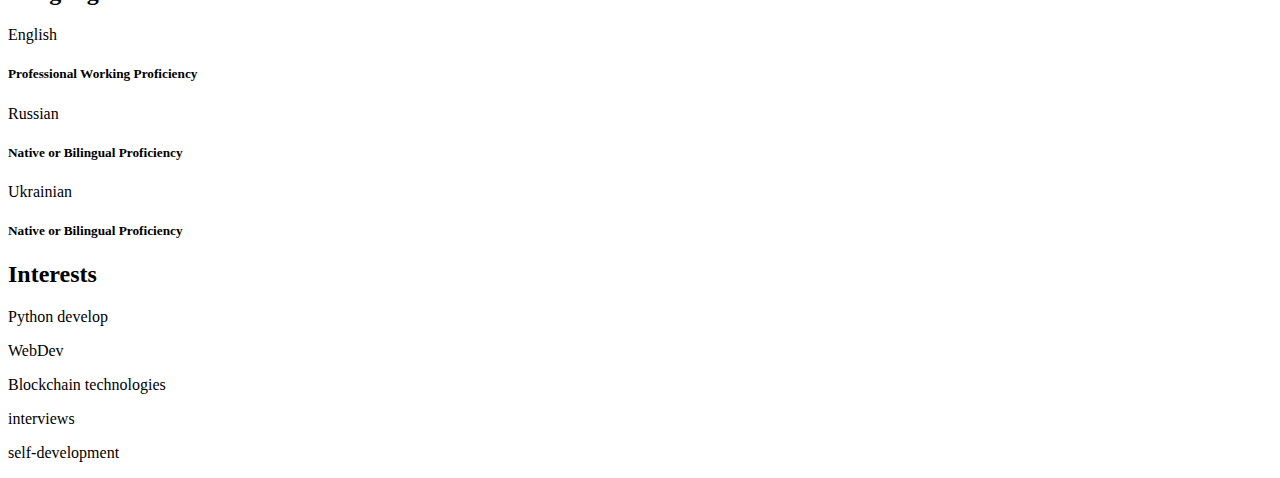
<file: public_html/practice 2/cvHTML.html>
<!DOCTYPE html>
<!--
To change this license header, choose License Headers in Project Properties.
To change this template file, choose Tools | Templates
and open the template in the editor.
-->
<html>
    <head>
        <title>Резюме HTML</title>
        <meta charset="UTF-8">
        <meta name="viewport" content="width=device-width, initial-scale=1.0">
    </head>
    <body>
        <div><h1>Daniil Zymenok</h1></div>
        <div><img src="img/photo_2020-02-08_01-08-48.jpg" width="100" height="200" alt="my pic"/></div>
        <div><h2>student</h2></div>
        <div><p>I love working and learning new thigns</p></div>
        <div><p>dzimenok01@gmail.com</p></div>
        <div><p>Chernihiv,Ukraine</p></div>
        <div><p><a target="_blank" href="http://github.com/Zimenokk">GitHub</a></p></div>
        <div><p>0939156307</p></div>
        <div><p>linkedin.com/in/daniil-zymenok-67a00b18a</p></div>
        <div><p><a target="_blank" href="http://instagram.com/zimenokk">Instagram</a></p></div>
        <div><h2>Education</h2></div>
        <div><h3>Full secondary education</h3></div>
        <div><p>Chernihiv physics and mathematics Lyceym №15</p></div>
        <div><h6>09/2008-05/2019</h6></div>
        <div><h6>Chernihiv,Ukraine</h6></div>
        <div><h3>Network and internet technologies</h3></div>
        <div><p>Taras Shevchenko National University of Kyiv</p></div>
        <div><h6>09/2019-Present</h6></div>
        <div><h6>Kyiv,Ukraine</h6></div>
        <div><h2>Skills</h2></div>
        <div><p>sociability</p></div>
        <div><p>teamwork</p></div>
        <div><p>perseverance</p></div>
        <div><p>Public speaking</p></div>
        <div><p>MS Office</p></div>
        <div><p>working with different IDE's</p></div>
        <div><p>Python</p></div>
        <div><p>C++</p></div>
        <div><p>C#</p></div>
        <div><p>HTML5</p></div>
        <div><p>CSS</p></div>
        <div><p>Adobe Photoshop</p></div>
        <div><p>Adobe Illustrator</p></div>
        <div><h2>Skills</h2></div>
        <div><h2>Certificates</h2></div>
        <div><p>Cisco CCNA 1(09/2019-Present)</p></div>
        <div><h2>Languages</h2></div>
        <div><p>English</p></div>
        <div><h5>Professional Working Proficiency</h5></div>
        <div><p>Russian</p></div>
        <div><h5>Native or Bilingual Proficiency</h5></div>
        <div><p>Ukrainian</p></div>
        <div><h5>Native or Bilingual Proficiency</h5></div>
        <div><h2>Interests</h2></div>
        <div><p>Python develop</p></div>
        <div><p>WebDev</p></div>
        <div><p>Blockchain technologies</p></div>
        <div><p>interviews</p></div>
        <div><p>self-development</p></div>
    </body>
</html>
</file>
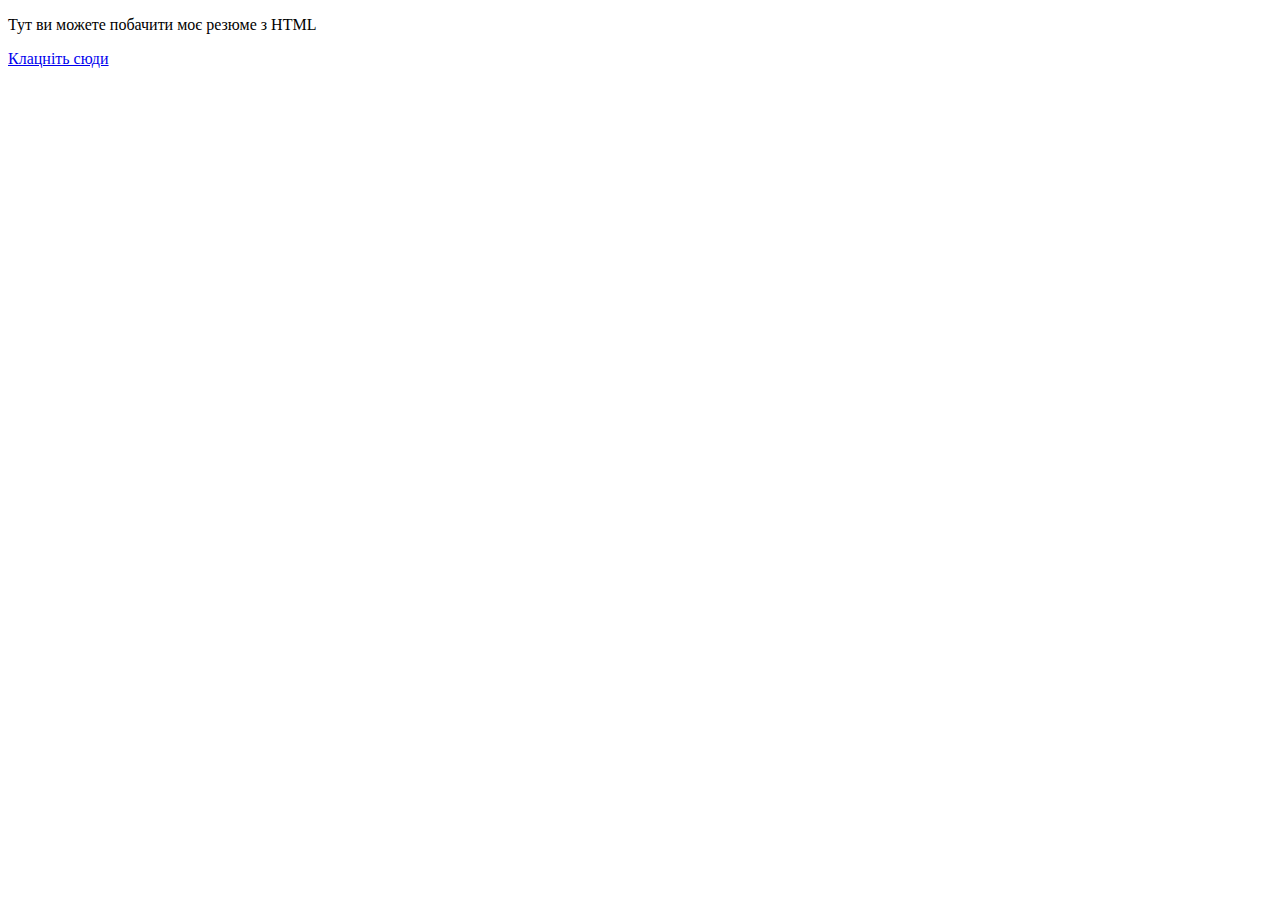
<file: public_html/practice 2/practise 2.html>
<!DOCTYPE html>
<!--
To change this license header, choose License Headers in Project Properties.
To change this template file, choose Tools | Templates
and open the template in the editor.
-->
<html>
    <head>
        <title>Practice2</title>
        <meta charset="UTF-8">
        <meta name="viewport" content="width=device-width, initial-scale=1.0">
    </head>
    <body>
        <div><p>Тут ви можете побачити моє резюме з HTML</p></div>
        <a href="cvHTML.html">Клацніть сюди</a>
    </body>
</html>
</file>
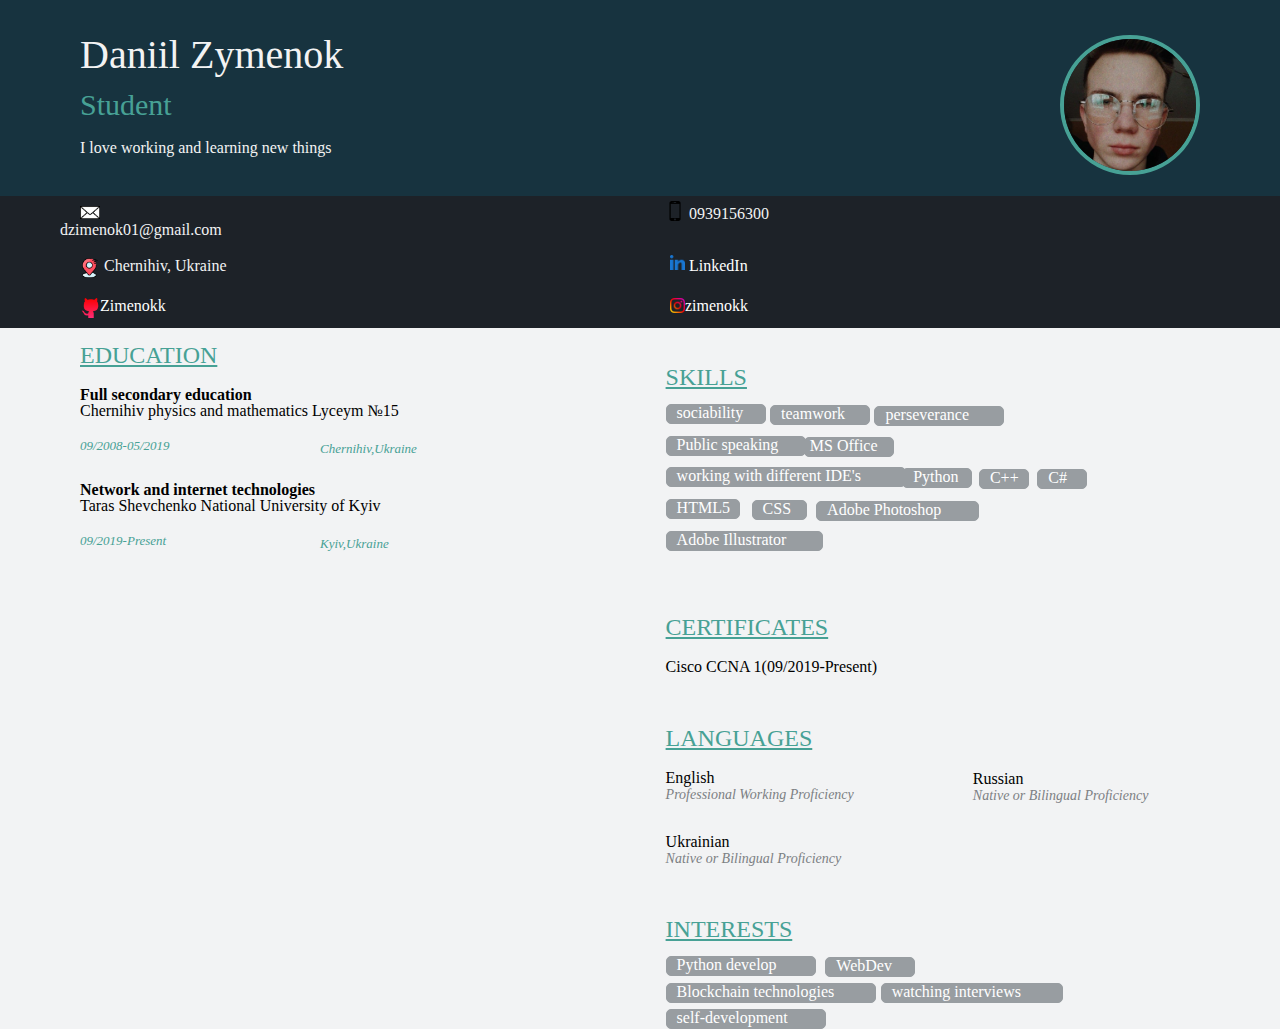
<file: public_html/practice3/cvHTMLCSs.html>
<!DOCTYPE html>
<!--
To change this license header, choose License Headers in Project Properties.
To change this template file, choose Tools | Templates
and open the template in the editor.
-->
<html>

<head>
    <title>Резюме HTML+CSS</title>
    <meta charset="UTF-8">
    <meta name="viewport" content="width=device-width, initial-scale=1.0">
    <link href="CSS/styleP3.css" rel="stylesheet" type="text/css" />
    <!-- jQuery -->
    <script src="https://code.jquery.com/jquery-3.5.1.min.js" integrity="sha256-9/aliU8dGd2tb6OSsuzixeV4y/faTqgFtohetphbbj0=" crossorigin="anonymous"></script>
</head>

<body>
    <div class="first">

        <h1 id="trigger" class="name">Daniil Zymenok</h1>
        <img id="avatar" class="photo" src="..//practice3/img/квадрат.jpg" alt="my pic" />
        <h2 class="Stud">Student</h2>
        <p class="intro">I love working and learning new things</p>
    </div>
    <div class="links">
        <ul class="list1">
            <li><img class="mailPic" src="..//practice3/img/письмо.jpg" alt="">
                <p id="emailAddress">dzimenok01@gmail.com</p>
            </li>
            <li class="phoneNum"><img src="..//practice3/img/телефон.png" alt="" class="phone"> 0939156300</li>
            <li><img class="location" src="..//practice3/img/placeholder.png" alt=""> Chernihiv, Ukraine</li>
            <li><img src="..//practice3/img/linkedin.png" alt="" class="linkedin">
                <a href="https://www.linkedin.com/in/daniil-zymenok-67a00b18a/" class="linkedin">LinkedIn</a>
            </li>
            <li><img src="..//practice3/img/github_icon.png" alt="" class="gitPic"><a class="linkedin" href="https://github.com/Zimenokk/Web2020" github.com>Zimenokk</a></li>
            <li><img src="..//practice3/img/instagram.png" alt="" class="inst"><a class="linkedin" href="https://www.instagram.com/zimenokk/?hl=uk" instagram.com/zimenokk>zimenokk</a></li>
        </ul>
    </div>
    <div class="allInfo">
        <div class="Education">
            <p class="Educ">Education</p>
            <p class="fullSec">Full secondary education</p>
            <p>Chernihiv physics and mathematics Lyceym №15</p>
            <p class="dates">09/2008-05/2019</p>
            <p class="Cher">Chernihiv,Ukraine</p>
            <p class="univers">Network and internet technologies</p>
            <p>Taras Shevchenko National University of Kyiv</p>
            <p class="dates">09/2019-Present</p>
            <p class="Cher">Kyiv,Ukraine</p>
        </div>

        <div class="skillsMain">
            <p class="Educ">Skills</p>
            <p class=soci>sociability</p>
            <p class="teamwork">teamwork</p>
            <p class="persev">perseverance</p>
            <p class="pubsp">Public speaking</p>
            <p class="Office">MS Office</p>
            <p class="ide">working with different IDE's</p>
            <p class="Python">Python</p>
            <p class="cPlus">C++</p>
            <p class="cSharp">C#</p>
            <p class="html">HTML5</p>
            <p class="css">CSS</p>
            <p class="Adobe">Adobe Photoshop</p>
            <p class="Illustrator">Adobe Illustrator</p>
        </div>
        <div class="Certif">
            <p class="Educ">Certificates</p>
            <p>Cisco CCNA 1(09/2019-Present)</p>
        </div>
        <div class="languages">
            <p class="Educ">Languages</p>
            <p>English</p>
            <p class="prof">Professional Working Proficiency</p>
            <div class="russian">
                <p class="rus">Russian</p>
                <p class="prof">Native or Bilingual Proficiency</p>
            </div>
            <div class="ukrainian">
                <p>Ukrainian</p>
                <p class="prof">Native or Bilingual Proficiency</p>
            </div>
        </div>
        <div class="interests">
            <p class="Educ">Interests</p>
            <p class="pyDev">Python develop</p>
            <p class="WebDev">WebDev</p>
            <p class="crypto">Blockchain technologies</p>
            <p class="int">watching interviews</p>
            <p class="selfDev">self-development</p>
        </div>
        <script></script>
</body>

</html>
</file>
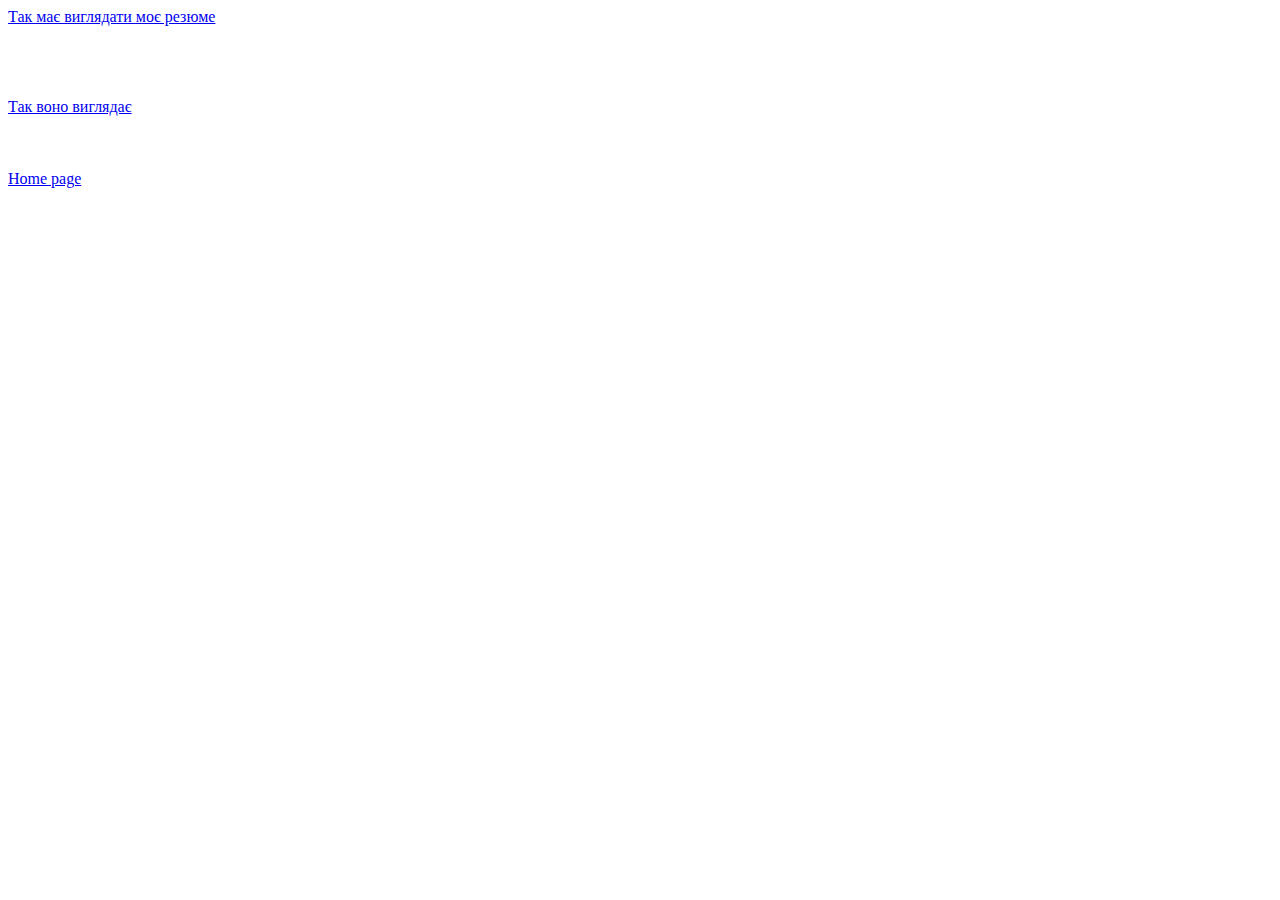
<file: public_html/practice3/practise 3.html>
<!DOCTYPE html>
<!--
To change this license header, choose License Headers in Project Properties.
To change this template file, choose Tools | Templates
and open the template in the editor.
-->
<html>

<head>
    <title>Practice2</title>
    <meta charset="UTF-8">
    <meta name="viewport" content="width=device-width, initial-scale=1.0">
</head>

<body>
    <a href="..//Practise 1/img/Daniil's Resume-1.jpg" class="cv">Так має виглядати моє резюме</a>
    <br>
    <br>
    <br>
    <br>
    <br>
    <a href="cvHTMLCSs.html">Так воно виглядає</a>
    <br>
    <br>
    <br>
    <br>

    <a href="https://zimenokk.github.io/Web2020/public_html/" class=" home ">Home page</a>
</body>

</html>
</file>
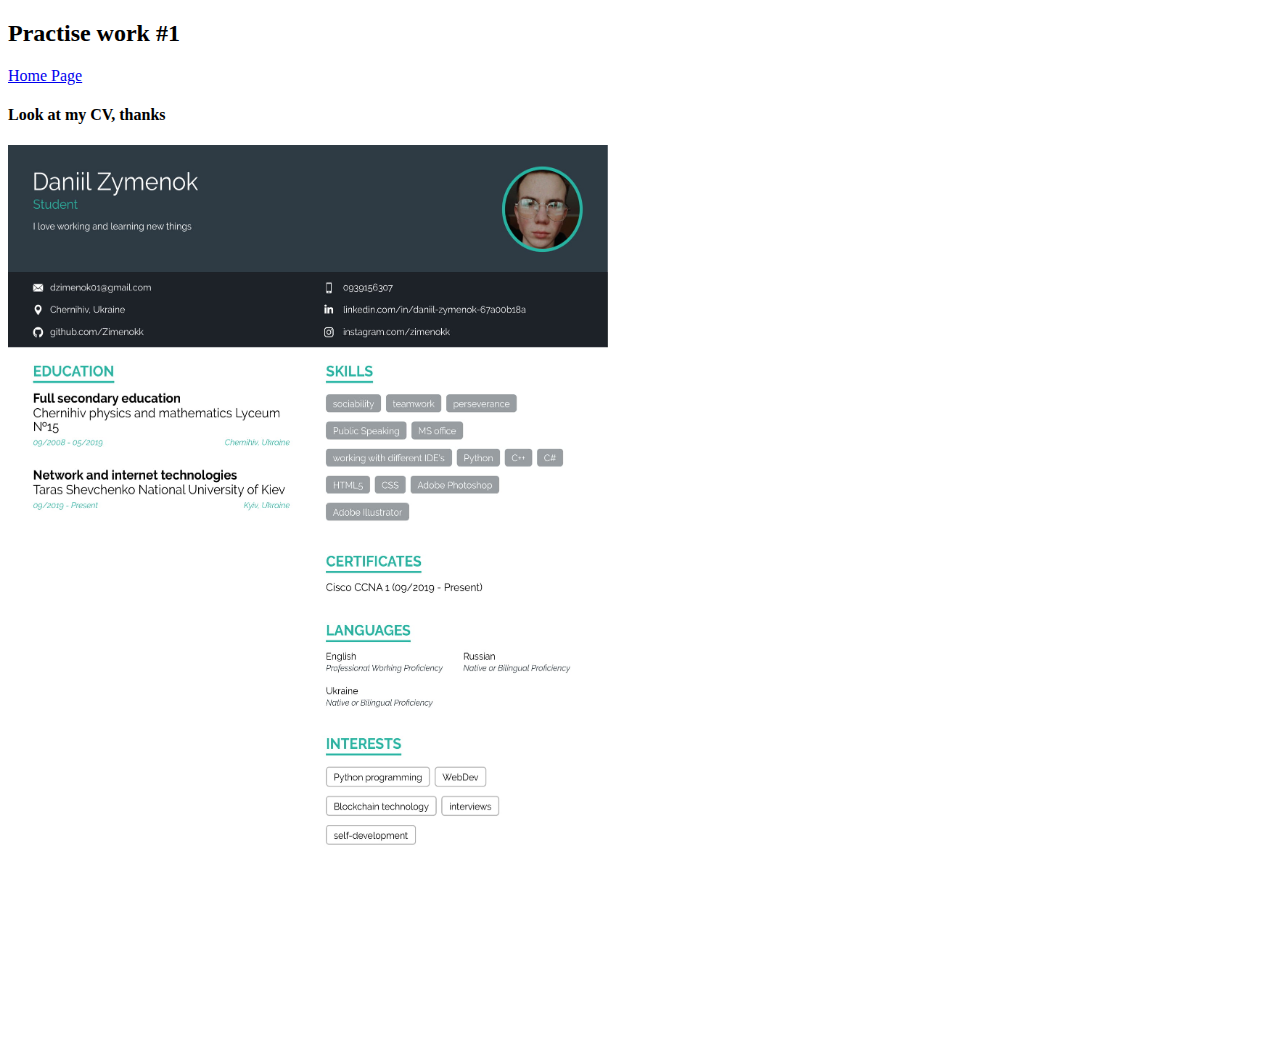
<file: public_html/practise 1/practice1.html>
<!DOCTYPE html>
<!--
To change this license header, choose License Headers in Project Properties.
To change this template file, choose Tools | Templates
and open the template in the editor.
-->
<html>
    <head>
        <title>Practice1</title>
        <meta charset="UTF-8">
        <meta name="viewport" content="width=device-width, initial-scale=1.0">
    </head>
    <body>
        <div><h2>Practise work #1</h2></div>
        <a href="../index.html">Home Page</a>   
        <div><h4> Look at my CV, thanks</h4></div>
        <div><img src="img/Daniil's Resume-1.jpg" width="600" height="900" alt="Пікча чомусь не відобразилась"/></div>
    </body>
</html>
</file>
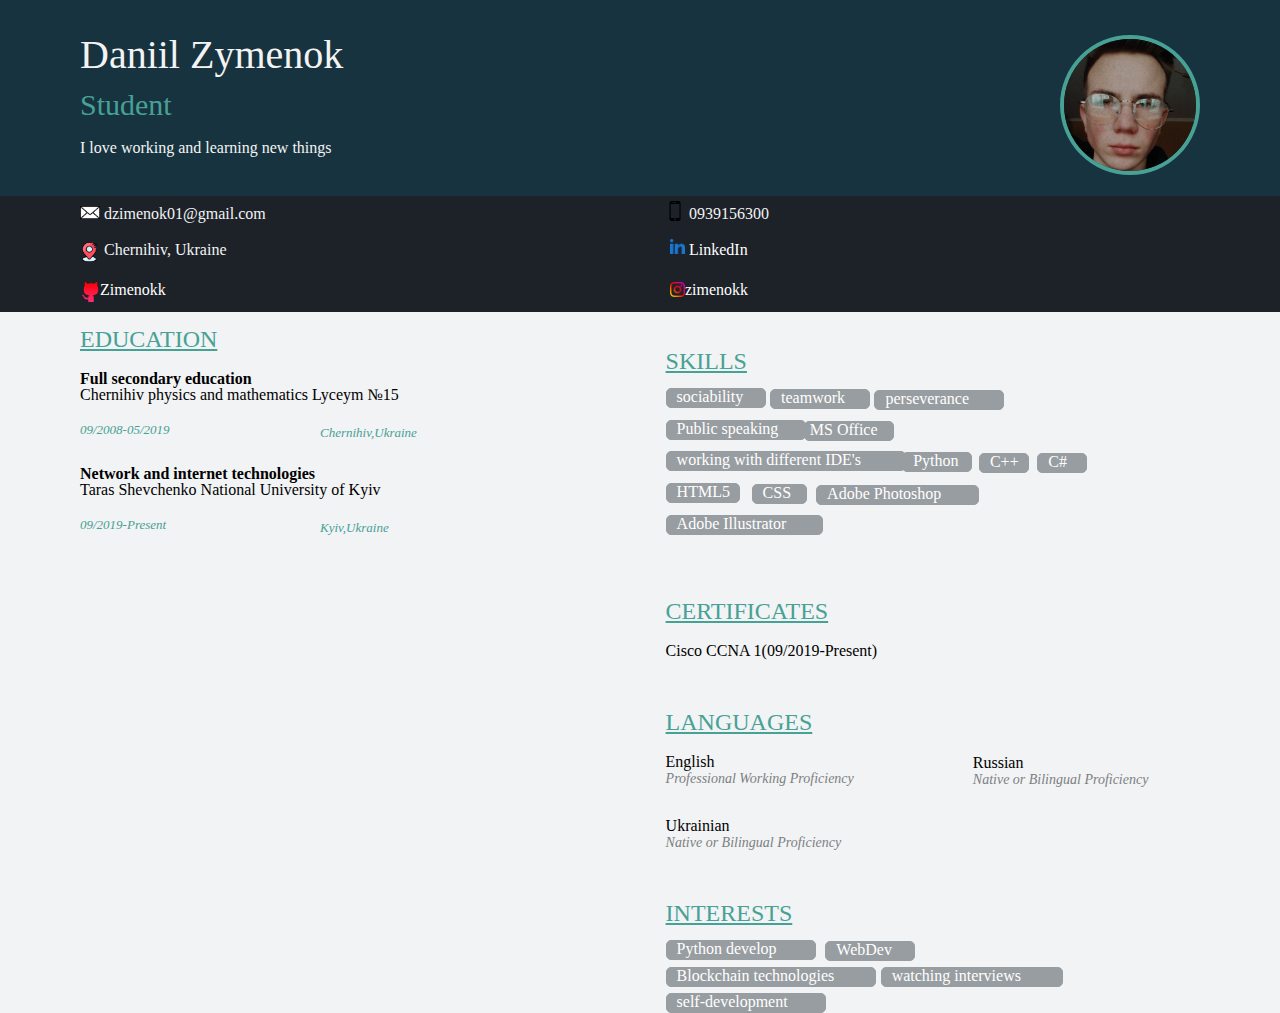
<file: public_html/practise 5-6/cvHTMLCSs.html>
<!DOCTYPE html>
<!--
To change this license header, choose License Headers in Project Properties.
To change this template file, choose Tools | Templates
and open the template in the editor.
-->
<html>

<head>
    <title>Резюме HTML+CSS</title>
    <meta charset="UTF-8">
    <meta name="viewport" content="width=device-width, initial-scale=1.0">
    <link href="CSS/styleP3.css" rel="stylesheet" type="text/css" />
    <!-- jQuery -->
    <script src="https://code.jquery.com/jquery-3.5.1.min.js" integrity="sha256-9/aliU8dGd2tb6OSsuzixeV4y/faTqgFtohetphbbj0=" crossorigin="anonymous"></script>
</head>

<body>
    <div class="first">

        <h1 id="trigger" class="name">Daniil Zymenok</h1>
        <img id="avatar" class="photo" src="..//practice3/img/квадрат.jpg" alt="my pic" />
        <h2 class="Stud">Student</h2>
        <p class="intro">I love working and learning new things</p>
    </div>
    <div class="links">
        <ul class="list1">
            <li><img class="mailPic" src="..//practice3/img/письмо.jpg" alt="">
                <p id="emailAddress">dzimenok01@gmail.com</p>
            </li>
            <li class="phoneNum"><img src="..//practice3/img/телефон.png" alt="" class="phone"> 0939156300</li>
            <li><img class="location" src="..//practice3/img/placeholder.png" alt=""> Chernihiv, Ukraine</li>
            <li><img src="..//practice3/img/linkedin.png" alt="" class="linkedin">
                <a href="https://www.linkedin.com/in/daniil-zymenok-67a00b18a/" class="linkedin">LinkedIn</a>
            </li>
            <li><img src="..//practice3/img/github_icon.png" alt="" class="gitPic"><a class="linkedin" href="https://github.com/Zimenokk/Web2020" github.com>Zimenokk</a></li>
            <li><img src="..//practice3/img/instagram.png" alt="" class="inst"><a class="linkedin" href="https://www.instagram.com/zimenokk/?hl=uk" instagram.com/zimenokk>zimenokk</a></li>
        </ul>
    </div>
    <div class="allInfo">
        <div class="Education">
            <p class="Educ">Education</p>
            <p class="fullSec">Full secondary education</p>
            <p>Chernihiv physics and mathematics Lyceym №15</p>
            <p class="dates">09/2008-05/2019</p>
            <p class="Cher">Chernihiv,Ukraine</p>
            <p class="univers">Network and internet technologies</p>
            <p>Taras Shevchenko National University of Kyiv</p>
            <p class="dates">09/2019-Present</p>
            <p class="Cher">Kyiv,Ukraine</p>
        </div>

        <div class="skillsMain">
            <p class="Educ">Skills</p>
            <p class=soci>sociability</p>
            <p class="teamwork">teamwork</p>
            <p class="persev">perseverance</p>
            <p class="pubsp">Public speaking</p>
            <p class="Office">MS Office</p>
            <p class="ide">working with different IDE's</p>
            <p class="Python">Python</p>
            <p class="cPlus">C++</p>
            <p class="cSharp">C#</p>
            <p class="html">HTML5</p>
            <p class="css">CSS</p>
            <p class="Adobe">Adobe Photoshop</p>
            <p class="Illustrator">Adobe Illustrator</p>
        </div>
        <div class="Certif">
            <p class="Educ">Certificates</p>
            <p>Cisco CCNA 1(09/2019-Present)</p>
        </div>
        <div class="languages">
            <p class="Educ">Languages</p>
            <p>English</p>
            <p class="prof">Professional Working Proficiency</p>
            <div class="russian">
                <p class="rus">Russian</p>
                <p class="prof">Native or Bilingual Proficiency</p>
            </div>
            <div class="ukrainian">
                <p>Ukrainian</p>
                <p class="prof">Native or Bilingual Proficiency</p>
            </div>
        </div>
        <div class="interests">
            <p class="Educ">Interests</p>
            <p class="pyDev">Python develop</p>
            <p class="WebDev">WebDev</p>
            <p class="crypto">Blockchain technologies</p>
            <p class="int">watching interviews</p>
            <p class="selfDev">self-development</p>
        </div>
        <script src="js/app.js"></script>
</body>

</html>
</file>
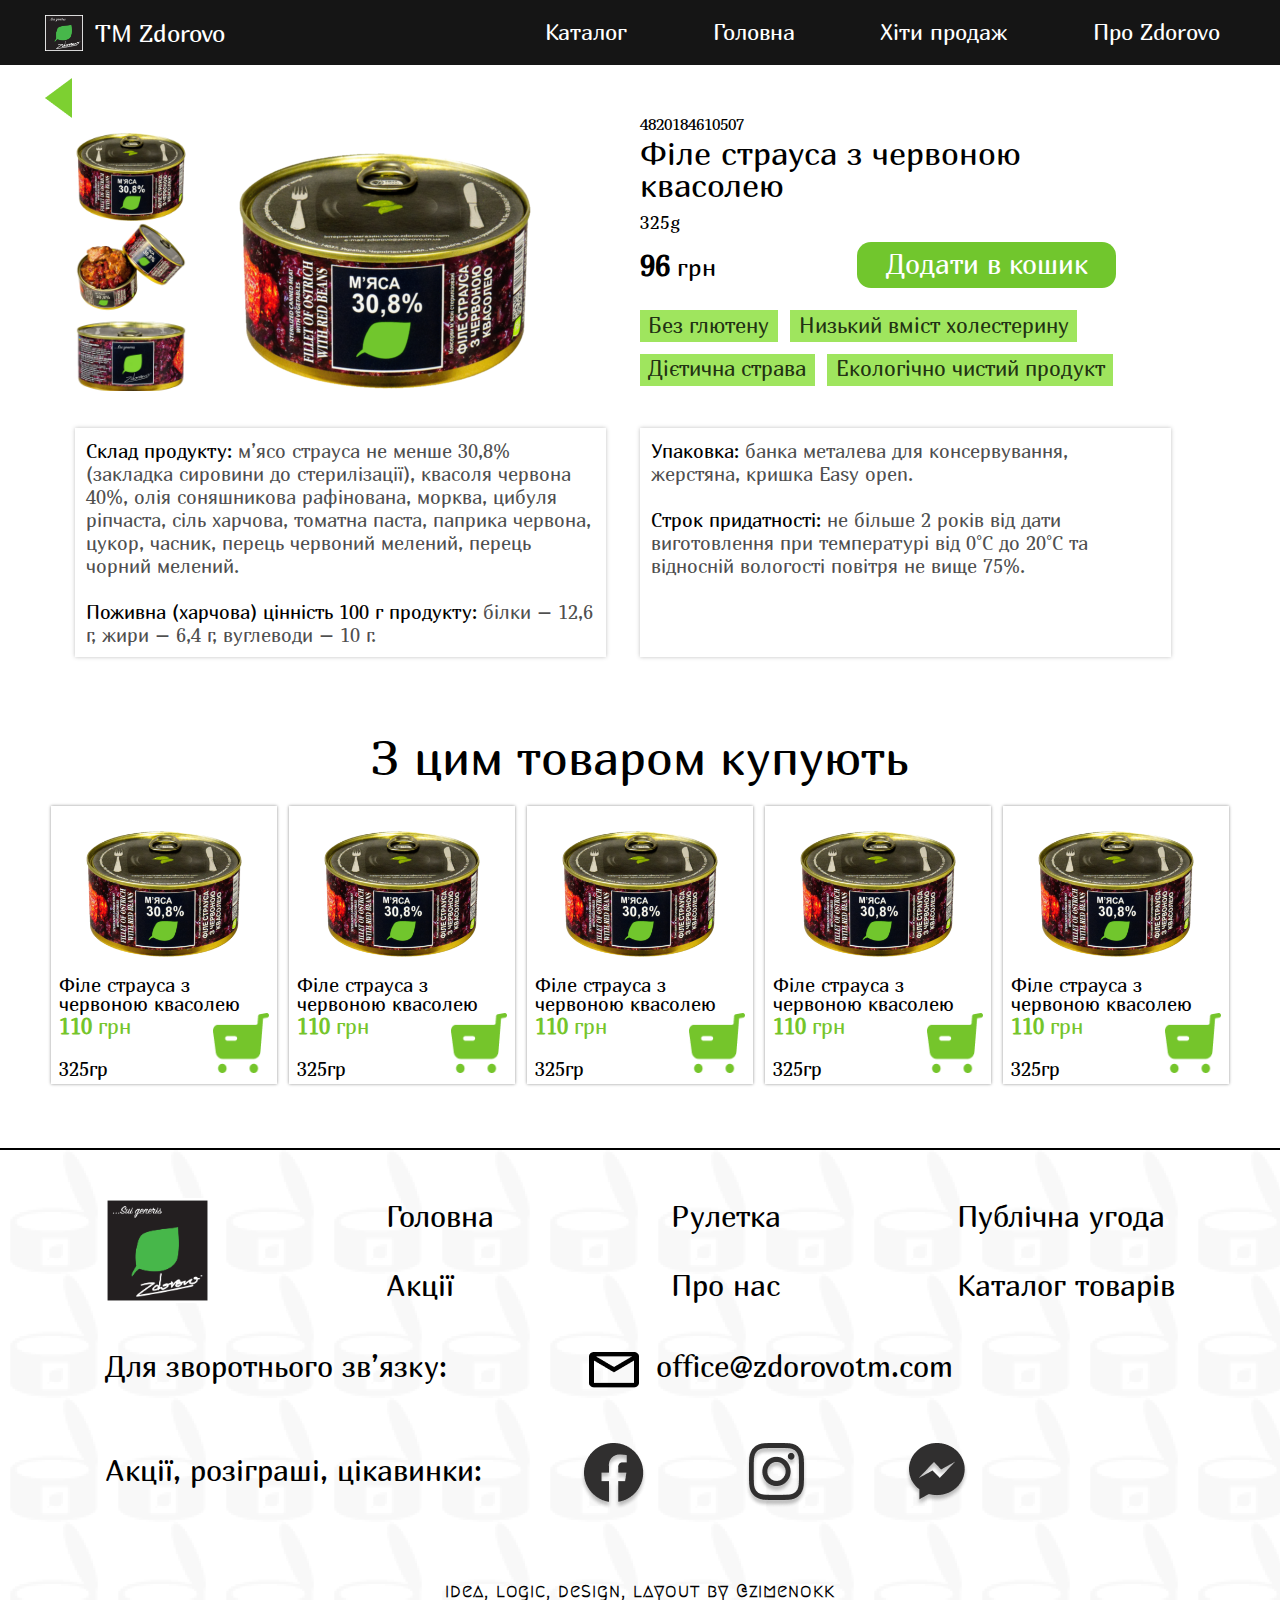
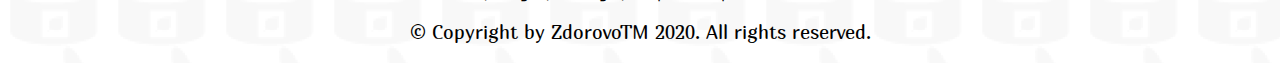
<file: public_html/ZdorovoTM/index_item.html>
<!DOCTYPE html>
<html lang="en">

<head>
    <meta charset="UTF-8">
    <meta name="viewport" content="width=device-width, initial-scale=1.0">
    <title>Zdorovo | Товар</title>
    <link href="https://fonts.googleapis.com/css2?family=Marmelad&display=swap" rel="stylesheet">
    <link rel="preconnect" href="https://fonts.gstatic.com">
    <link href="https://fonts.googleapis.com/css2?family=Megrim&display=swap" rel="stylesheet">
    <link rel="preconnect" href="https://fonts.gstatic.com">
    <link href="https://fonts.googleapis.com/css2?family=Montserrat:wght@700&display=swap" rel="stylesheet">
    <!-- FAVICON -->
    <link rel="apple-touch-icon" sizes="57x57" href="images/favicon/apple-icon-57x57.png">
    <link rel="apple-touch-icon" sizes="60x60" href="images/favicon/apple-icon-60x60.png">
    <link rel="apple-touch-icon" sizes="72x72" href="images/favicon/apple-icon-72x72.png">
    <link rel="apple-touch-icon" sizes="76x76" href="images/favicon/apple-icon-76x76.png">
    <link rel="apple-touch-icon" sizes="114x114" href="images/favicon/apple-icon-114x114.png">
    <link rel="apple-touch-icon" sizes="120x120" href="images/favicon/apple-icon-120x120.png">
    <link rel="apple-touch-icon" sizes="144x144" href="images/favicon/apple-icon-144x144.png">
    <link rel="apple-touch-icon" sizes="152x152" href="images/favicon/apple-icon-152x152.png">
    <link rel="apple-touch-icon" sizes="180x180" href="images/favicon/apple-icon-180x180.png">
    <link rel="icon" type="image/png" sizes="192x192" href="images/favicon/android-icon-192x192.png">
    <link rel="icon" type="image/png" sizes="32x32" href="images/favicon/favicon-32x32.png">
    <link rel="icon" type="image/png" sizes="96x96" href="images/favicon/favicon-96x96.png">
    <link rel="icon" type="image/png" sizes="16x16" href="images/favicon/favicon-16x16.png">
    <link rel="manifest" href="images/favicon/manifest.json">
    <meta name="msapplication-TileColor" content="#ffffff">
    <meta name="msapp
    lication-TileImage" content="images/favicon/ms-icon-144x144.png">
    <meta name="theme-color" content="#ffffff">
    <!--CSS_________________-->
    <link rel="stylesheet" href="css/normalize.css">
    <link rel="stylesheet" href="css/header_footer.css">
    <link rel="stylesheet" href="css/slider.css">
    <link rel="stylesheet" href="css/style.css">

</head>

<body>
    <header id="header" class="header header_item">
        <div class="container">
            <div class="logo">
                <a href="index.html"><img src="images/logo.png" alt="logo"></a>
                <p>TM Zdorovo</p>
            </div>
            <div class="right_header">
                <ul class="header_list">
                    <li><a href="index_katalog.html">Каталог</a></li>
                    <li><a href="#mainSales">Головна</a></li>
                    <li><a href="#mainHits">Хіти продаж</a></li>
                    <!-- <li><a href="#mainRuller">Акції</a></li> -->
                    <li><a href="#mainAbout">Про Zdorovo</a></li>
                    <!-- <li><img src="images/search-3-48.png" alt="search"></li> -->
                </ul>
            </div>
        </div>
    </header>
    <div class="downCard">
        <div class="back">
            <div class="container">
                <a href=""><img src="images/back.png" alt=""></a>
            </div>
        </div>
        <div class="itemInfo">
            <div class="container">
                <div class="innerItemInfo">
                    <div class="leftRightItemInfo">
                        <div class="leftItemInfo">
                            <!-- <img src="images/image 10.png" alt=""> -->
                            <div class="swiper-container gallery-thumbs">
                                <div class="swiper-wrapper smallSwiper">
                                    <div class="swiper-slide"><img src="images/file.png" alt=""></div>
                                    <div class="swiper-slide"><img src="images/file2.png" alt=""></div>
                                    <div class="swiper-slide"><img src="images/file3.png" alt=""></div>

                                </div>
                            </div>
                            <div class="swiper-container gallery-top">
                                <div class="swiper-wrapper bigSlider">
                                    <div class="swiper-slide"><img src="images/file.png" alt=""></div>
                                    <div class="swiper-slide"><img src="images/file2.png" alt=""></div>
                                    <div class="swiper-slide"><img src="images/file3.png" alt=""></div>

                                </div>
                                <!-- Add Arrows -->

                            </div>
                        </div>
                        <div class="rightItemInfo">
                            <p>4820184610507</p>
                            <p class="itemCardName">Філе страуса з червоною квасолею</p>
                            <p class="itemCardWeight">325g</p>
                            <div class="itemCardPriceOffer">
                                <p class="itemCardPrice"><span> 96</span> грн</p>
                                <p class="itemCardOffer">Додати в кошик</p>
                            </div>
                            <div class="itemFeatures">
                                <p class="features">Без глютену</p>
                                <p class="features">Низький вміст холестерину</p>
                                <p class="features">Дієтична страва</p>
                                <p class="features">Екологічно чистий продукт</p>
                            </div>
                        </div>
                    </div>

                    <div class="itemDescription">
                        <div class="description1"><span> Склад продукту:</span> м’ясо страуса не менше 30,8% (закладка сировини до стерилізації), квасоля червона 40%, олія соняшникова рафінована, морква, цибуля ріпчаста, сіль харчова, томатна паста, паприка червона, цукор, часник,
                            перець червоний мелений, перець чорний мелений. <br> <br><span> Поживна (харчова) цінність 100 г продукту:</span> білки – 12,6 г, жири – 6,4 г, вуглеводи – 10 г.</div>
                        <div class="description2"> <span> Упаковка:</span> банка металева для консервування, жерстяна, кришка Easy open. <br> <br> <span> Строк придатності:</span> не більше 2 років від дати виготовлення при температурі від 0°C до 20°C та відносній вологості повітря
                            не вище 75%.
                        </div>
                    </div>
                </div>
            </div>
        </div>
        <div class="alsoItems">
            <h2>З цим товаром купують</h2>
            <div class="container">
                <div class="item itemCard">
                    <div class="itemPh itemPhCard "><img src="images/file.png" alt="Смаколик"></div>
                    <!-- 1 -->
                    <p class="itemName itemNameCard">Філе страуса з червоною квасолею </p>
                    <div class="downItem downItemCard">
                        <div class="leftDownItem leftDownItemCard">
                            <div class="allPrices allPricesCard">
                                <!-- <p class="prevPrice">130 грн </p>
                            <p class="actPrice"><span> 110 </span>грн</p> -->
                                <p class="itemPrice itemPriceCard"><span> 110 </span>грн</p>
                            </div>
                            <p class="weight weightCard">325гр</p>
                        </div>
                        <a href="#"><img src="images/Buy.png" alt="buy"></a>
                    </div>
                </div>
                <div class="item itemCard">
                    <div class="itemPh itemPhCard "><img src="images/file.png" alt="Смаколик"></div>
                    <!-- 1 -->
                    <p class="itemName itemNameCard">Філе страуса з червоною квасолею </p>
                    <div class="downItem downItemCard">
                        <div class="leftDownItem leftDownItemCard">
                            <div class="allPrices allPricesCard">
                                <!-- <p class="prevPrice">130 грн </p>
                            <p class="actPrice"><span> 110 </span>грн</p> -->
                                <p class="itemPrice itemPriceCard"><span> 110 </span>грн</p>
                            </div>
                            <p class="weight weightCard">325гр</p>
                        </div>
                        <a href="#"><img src="images/Buy.png" alt="buy"></a>
                    </div>
                </div>
                <div class="item itemCard">
                    <div class="itemPh itemPhCard "><img src="images/file.png" alt="Смаколик"></div>
                    <!-- 1 -->
                    <p class="itemName itemNameCard">Філе страуса з червоною квасолею </p>
                    <div class="downItem downItemCard">
                        <div class="leftDownItem leftDownItemCard">
                            <div class="allPrices allPricesCard">
                                <!-- <p class="prevPrice">130 грн </p>
                            <p class="actPrice"><span> 110 </span>грн</p> -->
                                <p class="itemPrice itemPriceCard"><span> 110 </span>грн</p>
                            </div>
                            <p class="weight weightCard">325гр</p>
                        </div>
                        <a href="#"><img src="images/Buy.png" alt="buy"></a>
                    </div>
                </div>
                <div class="item itemCard">
                    <div class="itemPh itemPhCard "><img src="images/file.png" alt="Смаколик"></div>
                    <!-- 1 -->
                    <p class="itemName itemNameCard">Філе страуса з червоною квасолею </p>
                    <div class="downItem downItemCard">
                        <div class="leftDownItem leftDownItemCard">
                            <div class="allPrices allPricesCard">
                                <!-- <p class="prevPrice">130 грн </p>
                            <p class="actPrice"><span> 110 </span>грн</p> -->
                                <p class="itemPrice itemPriceCard"><span> 110 </span>грн</p>
                            </div>
                            <p class="weight weightCard">325гр</p>
                        </div>
                        <a href="#"><img src="images/Buy.png" alt="buy"></a>
                    </div>
                </div>
                <div class="item itemCard">
                    <div class="itemPh itemPhCard "><img src="images/file.png" alt="Смаколик"></div>
                    <!-- 1 -->
                    <p class="itemName itemNameCard">Філе страуса з червоною квасолею </p>
                    <div class="downItem downItemCard">
                        <div class="leftDownItem leftDownItemCard">
                            <div class="allPrices allPricesCard">
                                <!-- <p class="prevPrice">130 грн </p>
                            <p class="actPrice"><span> 110 </span>грн</p> -->
                                <p class="itemPrice itemPriceCard"><span> 110 </span>грн</p>
                            </div>
                            <p class="weight weightCard">325гр</p>
                        </div>
                        <a href="#"><img src="images/Buy.png" alt="buy"></a>
                    </div>
                </div>
            </div>

        </div>
    </div>
    </div>
    <footer class="footer ">
        <div class="container ">
            <div class="innerFooter ">
                <div class="upFooter ">
                    <img src="images/logo.png " alt="лого">
                    <div>
                        <a href=" # ">
                            <p>Головна</p>
                        </a>
                        <a href=" # ">
                            <p>Акції</p>
                        </a>
                    </div>
                    <div>
                        <a href=" # ">
                            <p>Рулетка</p>
                        </a>
                        <a href=" # ">
                            <p>Про нас</p>
                        </a>
                    </div>
                    <div>
                        <a href=" # ">
                            <p>Публічна угода</p>
                        </a>
                        <a href=" # ">
                            <p>Каталог товарів </p>
                        </a>
                    </div>
                </div>
                <div class="middleFooter ">
                    <div class="textFoot ">
                        <p>Для зворотнього зв’язку:</p>
                        <p>Акції, розіграші, цікавинки:</p>
                    </div>
                    <div class="centrMiddleFooter ">
                        <div class="upMiddleFoot ">
                            <a href=" # " target="blank "><img src="images/mail.png " alt=""></a>
                            <a href=" # " target="blank ">
                                <p>office@zdorovotm.com</p>
                            </a>
                        </div>
                        <div class="downmiddleDiv ">
                            <a target="blank " href="https://www.facebook.com/zdorovotm/ "><img src="images/facebook.png " alt=" "></a>
                            <a target="blank " href="https://www.instagram.com/zdorovotm/ "><img src="images/instagram.png " alt=" "></a>
                            <a target="blank " href="https://www.facebook.com/messages/t/zdorovotm "><img src="images/messenger.png " alt=" "></a>
                        </div>
                    </div>
                </div>
                <div class="downFooter ">
                    <p>idea, logic, design, layout by @zimenokk </p>
                    <p>© Copyright by ZdorovoTM 2020. All rights reserved.</p>
                </div>
            </div>
        </div>
    </footer>
    <!-- ПЕРШИЙ СЛАЙДЕР -->
    <script src="js/slider_min.js"></script>
    <script>
        var galleryThumbs = new Swiper('.gallery-thumbs', {
            direction: 'vertical',
            spaceBetween: 0,
            slidesPerView: 3,
            draggable: true,
            // grabCursor: false,
            // noSwiping: true,
            // noSwipingSelector: '.swiper-slide',
            // noSwipingClass: 'smallSwiper',
        });
        var galleryTop = new Swiper('.gallery-top', {
            slidesPerView: 1,
            direction: 'horizontal',
            spaceBetween: 0,

            thumbs: {
                swiper: galleryThumbs
            }
        });
    </script>
    <!-- <script src="js/slider_item.js"></script> -->
</body>

</html>
</file>
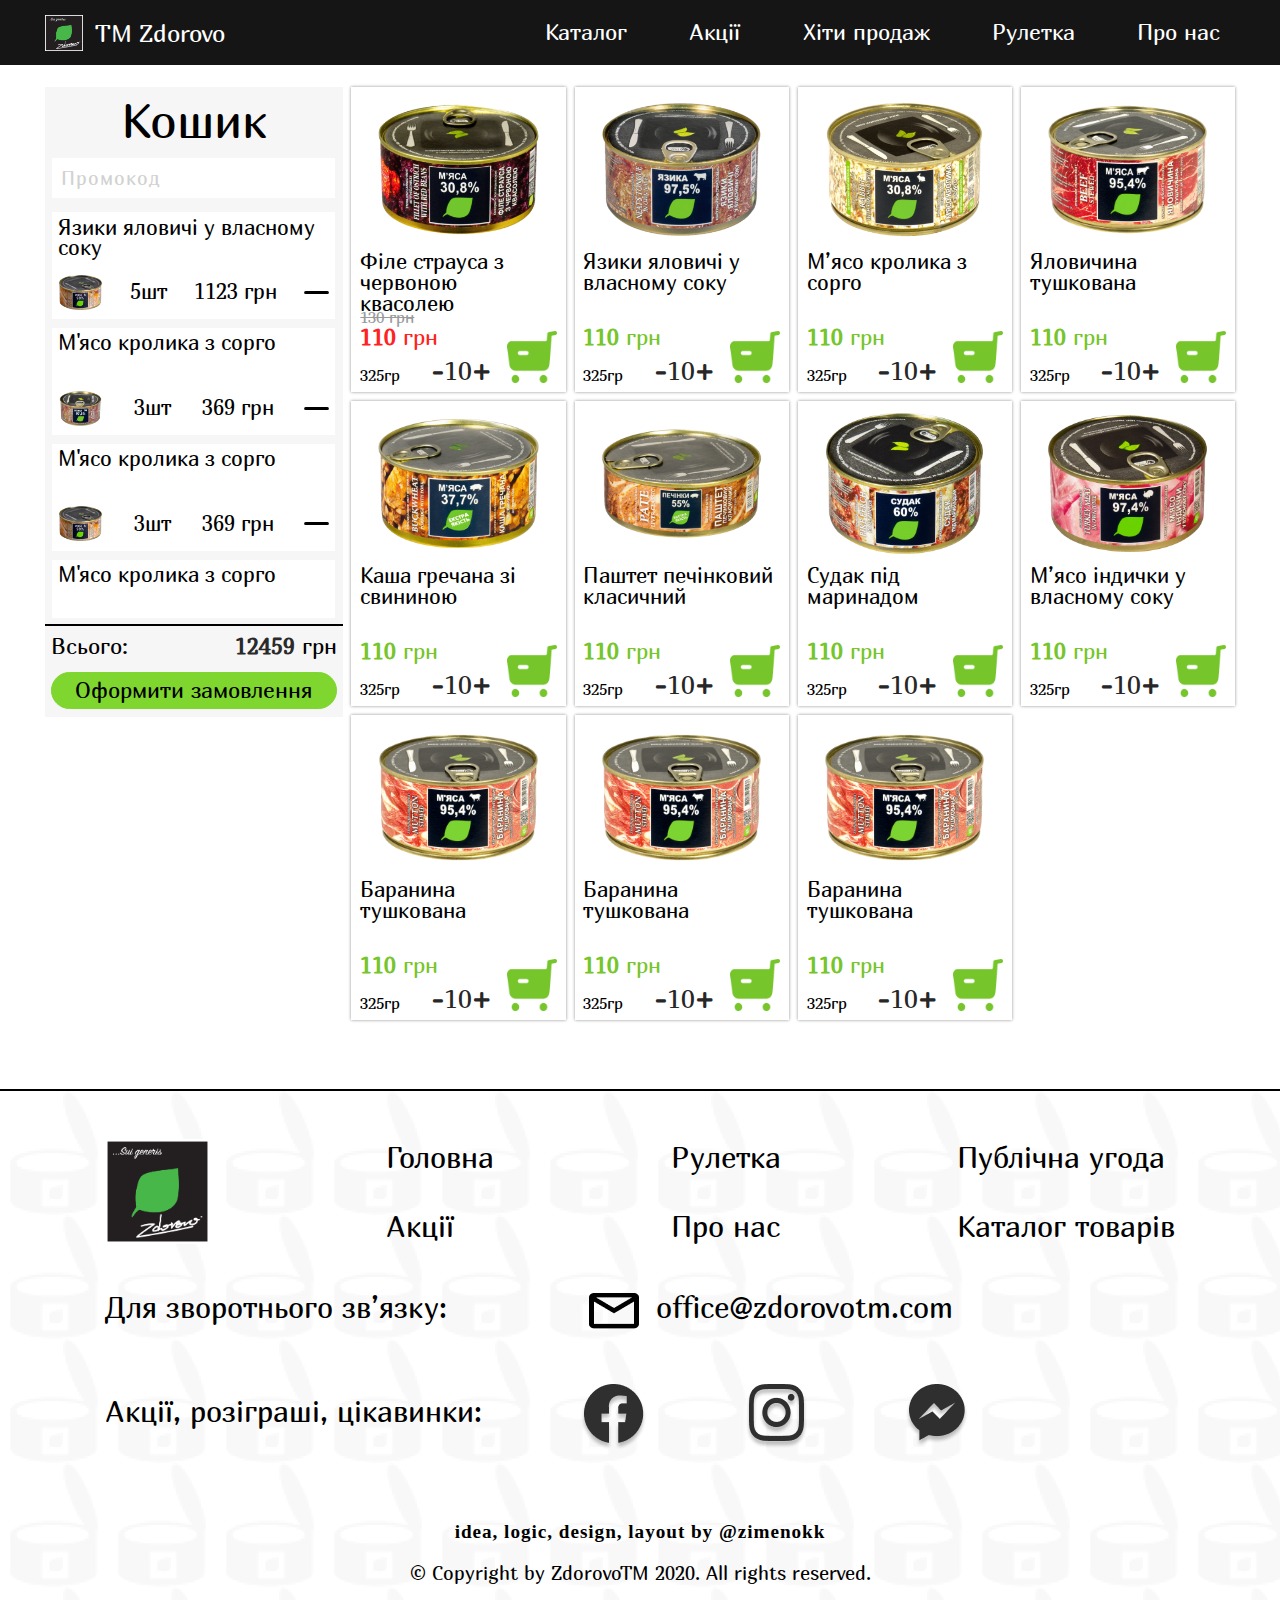
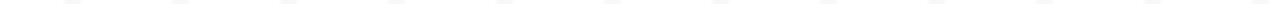
<file: public_html/ZdorovoTM/index_katalog.html>
<!DOCTYPE html>
<html lang="uk">

<head>
    <meta charset="UTF-8">
    <meta name="viewport" content="width=device-width, initial-scale=1.0">
    <title>Zdorovo | Каталог</title>
    <link href="https://fonts.googleapis.com/css2?family=Marmelad&display=swap" rel="stylesheet">
    <!-- Favicon -->
    <link rel="apple-touch-icon" sizes="57x57" href="images/favicon/apple-icon-57x57.png">
    <link rel="apple-touch-icon" sizes="60x60" href="images/favicon/apple-icon-60x60.png">
    <link rel="apple-touch-icon" sizes="72x72" href="images/favicon/apple-icon-72x72.png">
    <link rel="apple-touch-icon" sizes="76x76" href="images/favicon/apple-icon-76x76.png">
    <link rel="apple-touch-icon" sizes="114x114" href="images/favicon/apple-icon-114x114.png">
    <link rel="apple-touch-icon" sizes="120x120" href="images/favicon/apple-icon-120x120.png">
    <link rel="apple-touch-icon" sizes="144x144" href="images/favicon/apple-icon-144x144.png">
    <link rel="apple-touch-icon" sizes="152x152" href="images/favicon/apple-icon-152x152.png">
    <link rel="apple-touch-icon" sizes="180x180" href="images/favicon/apple-icon-180x180.png">
    <link rel="icon" type="image/png" sizes="192x192" href="images/favicon/android-icon-192x192.png">
    <link rel="icon" type="image/png" sizes="32x32" href="images/favicon/favicon-32x32.png">
    <link rel="icon" type="image/png" sizes="96x96" href="images/favicon/favicon-96x96.png">
    <link rel="icon" type="image/png" sizes="16x16" href="images/favicon/favicon-16x16.png">
    <link rel="manifest" href="images/favicon/manifest.json">
    <meta name="msapplication-TileColor" content="#ffffff">
    <meta name="msapplication-TileImage" content="images/favicon/ms-icon-144x144.png">
    <meta name="theme-color" content="#ffffff">
    <!-- CSS -->
    <link rel="stylesheet" href="css/normalize.css">
    <link rel="stylesheet" href="css/header_footer.css">
    <link rel="stylesheet" href="css/style.css">
    <style>
         ::-webkit-scrollbar {
            width: 0px;
            /* ширина для вертикального скролла */
            height: 0px;
            /* высота для горизонтального скролла */
            background-color: #143861;
        }
        /* ползунок скроллбара */
        
         ::-webkit-scrollbar-thumb {
            background-color: #843465;
            border-radius: 5em;
            box-shadow: inset 1px 1px 10px #f3faf7;
        }
        
         ::-webkit-scrollbar-thumb:hover {
            background-color: #4d4d4d;
        }
    </style>
</head>

<body>
    <div class="wrapper">
        <header id="header" class="header">
            <div class="container">
                <div class="logo">
                    <a href="index.html"><img src="images/logo.png" alt="logo"></a>
                    <p>TM Zdorovo</p>
                </div>
                <div class="right_header">
                    <ul class="header_list">
                        <li><a href="index_katalog.html">Каталог</a></li>
                        <li><a href="#mainSales">Акції</a></li>
                        <li><a href="#mainHits">Хіти продаж</a></li>
                        <li><a href="#mainRuller">Рулетка</a></li>
                        <li><a href="#mainAbout">Про нас</a></li>
                        <!-- <li><img src="images/search-3-48.png" alt="search"></li> -->
                    </ul>
                </div>
            </div>
        </header>
        <nav class="nav">
            <div class="container">
                <div class="innerNav">
                    <ul>
                        <a href="#">
                            <li>Набори</li>
                        </a>
                        <a href="#">
                            <li>М’ясні консерви</li>
                        </a>
                        <a href="#">
                            <li>Рибні консерви</li>
                        </a>
                        <a href="#">
                            <li>Добірні паштети</li>
                        </a>
                        <a href="#">
                            <li>PowerBanka</li>
                        </a>
                        <a href="#">
                            <li>Бульйони</li>
                        </a>
                        <a href="#">
                            <li>Готові страви</li>
                        </a>
                        <a href="#">
                            <li>Аксесуари</li>
                        </a>
                    </ul>
                </div>
            </div>
        </nav>

        <div class="downCatalog">
            <div class="container">
                <div class="innerDownCatalog">
                    <div class="basket">
                        <div class="innerBasket">
                            <h2>Кошик</h2>
                            <input type="text" placeholder="Промокод" class="promocod">
                            <div class="allItemsBasket">
                                <div class="itemsBasket">
                                    <div class="upperBasketItems">
                                        <p>Язики яловичі у власному соку</p>
                                    </div>
                                    <div class="downBasketItems">
                                        <img src="images/image 10.png" alt="">
                                        <p>5шт</p>
                                        <p>1123 грн</p>
                                        <img src="images/minus.png" alt="">
                                    </div>

                                </div>
                                <div class="itemsBasket">
                                    <div class="upperBasketItems">
                                        <p>М'ясо кролика з сорго</p>
                                    </div>
                                    <div class="downBasketItems">
                                        <img src="images/image 14.png" alt="">
                                        <p>3шт</p>
                                        <p>369 грн</p>
                                        <img src="images/minus.png" alt="">
                                    </div>

                                </div>
                                <div class="itemsBasket">
                                    <div class="upperBasketItems">
                                        <p>М'ясо кролика з сорго</p>
                                    </div>
                                    <div class="downBasketItems">
                                        <img src="images/image 10.png" alt="">
                                        <p>3шт</p>
                                        <p>369 грн</p>
                                        <img src="images/minus.png" alt="">
                                    </div>

                                </div>
                                <div class="itemsBasket">
                                    <div class="upperBasketItems">
                                        <p>М'ясо кролика з сорго</p>
                                    </div>
                                    <div class="downBasketItems">
                                        <img src="images/image 11.png" alt="">
                                        <p>3шт</p>
                                        <p>369 грн</p>
                                        <img src="images/minus.png" alt="">
                                    </div>

                                </div>
                            </div>

                        </div>
                        <div class="finalInfo">
                            <div class="allPriceBasket">
                                <p>Всього:</p>
                                <p><span> 12459</span> грн</p>
                            </div>
                            <a href="#">
                                <p>Оформити замовлення</p>
                            </a>
                        </div>
                    </div>
                    <div class="rightCatalog">
                        <div class="innerCatalog">
                            <div class="itemCatalog">
                                <div class="itemCatalogPh"><img src="images/file.png" alt="Смаколик"></div>
                                <!-- 1 -->
                                <p class="itemCatalogName">Філе страуса з червоною квасолею </p>
                                <div class="downCatalogItem">
                                    <div class="leftDownCatalogItem">
                                        <div class="allPricesCatalog">
                                            <p class="prevCatPrice">130 грн </p>
                                            <p class="actCatPrice"><span> 110 </span>грн</p>
                                            <!-- <p class=" itemPriceCatalog"><span> 110 </span>грн</p> -->
                                        </div>
                                        <p class="weightCat">325гр</p>
                                    </div>
                                    <div class="middleCatalogItem">
                                        <p>-</p>
                                        <p>10</p>
                                        <p>+</p>
                                    </div>
                                    <a href="#"><img src="images/Buy.png" alt="buy"></a>
                                </div>
                            </div>
                            <div class="itemCatalog">
                                <div class="itemCatalogPh"><img src="images/язики.png" alt="Смаколик"></div>
                                <!-- 1 -->
                                <p class="itemCatalogName">Язики яловичі у власному соку</p>
                                <div class="downCatalogItem">
                                    <div class="leftDownCatalogItem">
                                        <div class="allPricesCatalog">
                                            <!-- <p class="prevPrice">130 грн </p>
                                            <p class="actPrice"><span> 110 </span>грн</p> -->
                                            <p class=" itemPriceCatalog"><span> 110 </span>грн</p>
                                        </div>
                                        <p class="weightCat">325гр</p>
                                    </div>
                                    <div class="middleCatalogItem">
                                        <p>-</p>
                                        <p>10</p>
                                        <p>+</p>
                                    </div>
                                    <a href="#"><img src="images/Buy.png" alt="buy"></a>
                                </div>
                            </div>
                            <div class="itemCatalog">
                                <div class="itemCatalogPh"><img src="images/банка.png" alt="Смаколик"></div>
                                <!-- 1 -->
                                <p class="itemCatalogName">М’ясо кролика з сорго</p>
                                <div class="downCatalogItem">
                                    <div class="leftDownCatalogItem">
                                        <div class="allPricesCatalog">
                                            <!-- <p class="prevPrice">130 грн </p>
                                            <p class="actPrice"><span> 110 </span>грн</p> -->
                                            <p class=" itemPriceCatalog"><span> 110 </span>грн</p>
                                        </div>
                                        <p class="weightCat">325гр</p>
                                    </div>
                                    <div class="middleCatalogItem">
                                        <p>-</p>
                                        <p>10</p>
                                        <p>+</p>
                                    </div>
                                    <a href="#"><img src="images/Buy.png" alt="buy"></a>
                                </div>
                            </div>
                            <div class="itemCatalog">
                                <div class="itemCatalogPh"><img src="images/yalovychyna_1_900x.png" alt="Смаколик"></div>
                                <!-- 1 -->
                                <p class="itemCatalogName">Яловичина тушкована </p>
                                <div class="downCatalogItem">
                                    <div class="leftDownCatalogItem">
                                        <div class="allPricesCatalog">
                                            <!-- <p class="prevPrice">130 грн </p>
                                            <p class="actPrice"><span> 110 </span>грн</p> -->
                                            <p class=" itemPriceCatalog"><span> 110 </span>грн</p>
                                        </div>
                                        <p class="weightCat">325гр</p>
                                    </div>
                                    <div class="middleCatalogItem">
                                        <p>-</p>
                                        <p>10</p>
                                        <p>+</p>
                                    </div>
                                    <a href="#"><img src="images/Buy.png" alt="buy"></a>
                                </div>
                            </div>
                            <div class="itemCatalog">
                                <div class="itemCatalogPh"><img src="images/kasha-hrechka_1_1000x.png" alt="Смаколик"></div>
                                <!-- 1 -->
                                <p class="itemCatalogName">Каша гречана зі свининою</p>
                                <div class="downCatalogItem">
                                    <div class="leftDownCatalogItem">
                                        <div class="allPricesCatalog">
                                            <!-- <p class="prevPrice">130 грн </p>
                                            <p class="actPrice"><span> 110 </span>грн</p> -->
                                            <p class=" itemPriceCatalog"><span> 110 </span>грн</p>
                                        </div>
                                        <p class="weightCat">325гр</p>
                                    </div>
                                    <div class="middleCatalogItem">
                                        <p>-</p>
                                        <p>10</p>
                                        <p>+</p>
                                    </div>
                                    <a href="#"><img src="images/Buy.png" alt="buy"></a>
                                </div>
                            </div>
                            <div class="itemCatalog">
                                <div class="itemCatalogPh"><img src="images/pate-classic_1_1000x.png" alt="Смаколик"></div>
                                <!-- 1 -->
                                <p class="itemCatalogName">Паштет печінковий класичний </p>
                                <div class="downCatalogItem">
                                    <div class="leftDownCatalogItem">
                                        <div class="allPricesCatalog">
                                            <!-- <p class="prevPrice">130 грн </p>
                                            <p class="actPrice"><span> 110 </span>грн</p> -->
                                            <p class=" itemPriceCatalog"><span> 110 </span>грн</p>
                                        </div>
                                        <p class="weightCat">325гр</p>
                                    </div>
                                    <div class="middleCatalogItem">
                                        <p>-</p>
                                        <p>10</p>
                                        <p>+</p>
                                    </div>
                                    <a href="#"><img src="images/Buy.png" alt="buy"></a>
                                </div>
                            </div>
                            <div class="itemCatalog">
                                <div class="itemCatalogPh"><img src="images/sudak_1_1000x-1.png" alt="Смаколик"></div>
                                <!-- 1 -->
                                <p class="itemCatalogName">Судак під маринадом </p>
                                <div class="downCatalogItem">
                                    <div class="leftDownCatalogItem">
                                        <div class="allPricesCatalog">
                                            <!-- <p class="prevPrice">130 грн </p>
                                            <p class="actPrice"><span> 110 </span>грн</p> -->
                                            <p class=" itemPriceCatalog"><span> 110 </span>грн</p>
                                        </div>
                                        <p class="weightCat">325гр</p>
                                    </div>
                                    <div class="middleCatalogItem">
                                        <p>-</p>
                                        <p>10</p>
                                        <p>+</p>
                                    </div>
                                    <a href="#"><img src="images/Buy.png" alt="buy"></a>
                                </div>
                            </div>
                            <div class="itemCatalog">
                                <div class="itemCatalogPh"><img src="images/indychka_1_1000x.png" alt="Смаколик"></div>
                                <!-- 1 -->
                                <p class="itemCatalogName">М’ясо індички у власному соку </p>
                                <div class="downCatalogItem">
                                    <div class="leftDownCatalogItem">
                                        <div class="allPricesCatalog">
                                            <!-- <p class="prevPrice">130 грн </p>
                                            <p class="actPrice"><span> 110 </span>грн</p> -->
                                            <p class=" itemPriceCatalog"><span> 110 </span>грн</p>
                                        </div>
                                        <p class="weightCat">325гр</p>
                                    </div>
                                    <div class="middleCatalogItem">
                                        <p>-</p>
                                        <p>10</p>
                                        <p>+</p>
                                    </div>
                                    <a href="#"><img src="images/Buy.png" alt="buy"></a>
                                </div>
                            </div>
                            <div class="itemCatalog">
                                <div class="itemCatalogPh"><img src="images/baranyna_1_900x.png" alt="Смаколик"></div>
                                <!-- 1 -->
                                <p class="itemCatalogName">Баранина тушкована</p>
                                <div class="downCatalogItem">
                                    <div class="leftDownCatalogItem">
                                        <div class="allPricesCatalog">
                                            <!-- <p class="prevPrice">130 грн </p>
                                            <p class="actPrice"><span> 110 </span>грн</p> -->
                                            <p class=" itemPriceCatalog"><span> 110 </span>грн</p>
                                        </div>
                                        <p class="weightCat">325гр</p>
                                    </div>
                                    <div class="middleCatalogItem">
                                        <p>-</p>
                                        <p>10</p>
                                        <p>+</p>
                                    </div>
                                    <a href="#"><img src="images/Buy.png" alt="buy"></a>
                                </div>
                            </div>
                            <div class="itemCatalog">
                                <div class="itemCatalogPh"><img src="images/baranyna_1_900x.png" alt="Смаколик"></div>
                                <!-- 1 -->
                                <p class="itemCatalogName">Баранина тушкована</p>
                                <div class="downCatalogItem">
                                    <div class="leftDownCatalogItem">
                                        <div class="allPricesCatalog">
                                            <!-- <p class="prevPrice">130 грн </p>
                                            <p class="actPrice"><span> 110 </span>грн</p> -->
                                            <p class=" itemPriceCatalog"><span> 110 </span>грн</p>
                                        </div>
                                        <p class="weightCat">325гр</p>
                                    </div>
                                    <div class="middleCatalogItem">
                                        <p>-</p>
                                        <p>10</p>
                                        <p>+</p>
                                    </div>
                                    <a href="#"><img src="images/Buy.png" alt="buy"></a>
                                </div>
                            </div>
                            <div class="itemCatalog">
                                <div class="itemCatalogPh"><img src="images/baranyna_1_900x.png" alt="Смаколик"></div>
                                <!-- 1 -->
                                <p class="itemCatalogName">Баранина тушкована</p>
                                <div class="downCatalogItem">
                                    <div class="leftDownCatalogItem">
                                        <div class="allPricesCatalog">
                                            <!-- <p class="prevPrice">130 грн </p>
                                            <p class="actPrice"><span> 110 </span>грн</p> -->
                                            <p class=" itemPriceCatalog"><span> 110 </span>грн</p>
                                        </div>
                                        <p class="weightCat">325гр</p>
                                    </div>
                                    <div class="middleCatalogItem">
                                        <p>-</p>
                                        <p>10</p>
                                        <p>+</p>
                                    </div>
                                    <a href="#"><img src="images/Buy.png" alt="buy"></a>
                                </div>
                            </div>
                        </div>
                    </div>
                </div>
            </div>
        </div>
        <footer class="footer ">
            <div class="container ">
                <div class="innerFooter ">
                    <div class="upFooter ">
                        <img src="images/logo.png " alt="лого">
                        <div>
                            <a href=" # ">
                                <p>Головна</p>
                            </a>
                            <a href=" # ">
                                <p>Акції</p>
                            </a>
                        </div>
                        <div>
                            <a href=" # ">
                                <p>Рулетка</p>
                            </a>
                            <a href=" # ">
                                <p>Про нас</p>
                            </a>
                        </div>
                        <div>
                            <a href=" # ">
                                <p>Публічна угода</p>
                            </a>
                            <a href=" # ">
                                <p>Каталог товарів </p>
                            </a>
                        </div>
                    </div>
                    <div class="middleFooter ">
                        <div class="textFoot ">
                            <p>Для зворотнього зв’язку:</p>
                            <p>Акції, розіграші, цікавинки:</p>
                        </div>
                        <div class="centrMiddleFooter ">
                            <div class="upMiddleFoot ">
                                <a href=" # " target="blank "><img src="images/mail.png " alt=""></a>
                                <a href=" # " target="blank ">
                                    <p>office@zdorovotm.com</p>
                                </a>
                            </div>
                            <div class="downmiddleDiv ">
                                <a target="blank " href="https://www.facebook.com/zdorovotm/ "><img src="images/facebook.png " alt=" "></a>
                                <a target="blank " href="https://www.instagram.com/zdorovotm/ "><img src="images/instagram.png " alt=" "></a>
                                <a target="blank " href="https://www.facebook.com/messages/t/zdorovotm "><img src="images/messenger.png " alt=" "></a>
                            </div>
                        </div>
                    </div>
                    <div class="downFooter ">
                        <p>idea, logic, design, layout by @zimenokk </p>
                        <p>© Copyright by ZdorovoTM 2020. All rights reserved.</p>
                    </div>
                </div>
            </div>
        </footer>
    </div>
</body>

</html>
</file>
<file: public_html/styleindex.css>
body {
    background: rgb(224, 243, 250);
    background: -moz-linear-gradient(left, rgb(224, 243, 250) 0%, rgb(184, 226, 246) 38%, rgb(216, 240, 252) 50%, rgb(184, 226, 246) 67%, rgb(182, 223, 253) 100%);
    background: -webkit-linear-gradient(left, rgb(224, 243, 250) 0%, rgb(184, 226, 246) 38%, rgb(216, 240, 252) 50%, rgb(184, 226, 246) 67%, rgb(182, 223, 253) 100%);
    background: linear-gradient(to right, rgb(224, 243, 250) 0%, rgb(184, 226, 246) 38%, rgb(216, 240, 252) 50%, rgb(184, 226, 246) 67%, rgb(182, 223, 253) 100%);
    filter: progid: DXImageTransform.Microsoft.gradient( startColorstr='#e0f3fa', endColorstr='#b6dffd', GradientType=1);
}

body {
    text-align: center;
    font-family: Cambria, Cochin, Georgia, Times, 'Times New Roman', serif;
    font-size: 20px;
}

a {
    color: rgb(33, 56, 55); 
}
</file>
<file: public_html/ZdorovoTM/css/header_footer.css>
/* HEADER___________________________________________________ */

header {
    width: 100%;
    background-color: rgb(21, 21, 21);
    height: 65px;
    display: flex;
    align-items: center;
    position: fixed;
    z-index: 100;
}

header .container {
    display: flex;
    color: white;
    justify-content: space-between;
    align-items: center;
}

.header img {
    width: 38px;
    height: 36px;
}

.logo {
    display: flex;
    color: white;
    justify-content: space-between;
    max-width: 180px;
    width: 100%;
    font-size: 1.5rem;
    align-items: center;
}

.logo img {
    display: block;
}

.right_header {
    max-width: 705px;
    width: 100%;
    align-items: center;
}

.right_header ul {
    display: flex;
    list-style: none;
    justify-content: space-between;
}


/* .right_header a:hover {
    text-decoration: underline white;
} */

.header_list {
    justify-content: space-between;
    width: 100%;
    align-items: center;
}

.header_list a {
    color: white;
    padding: 5px 15px;
}

.right_header img {
    width: 30px;
    height: 30px;
}


/* Animation_______________________________ */

ul li a {
    position: relative;
    display: block;
    color: #000;
    text-decoration: none;
    z-index: 1000;
    transition: 1s;
    overflow: hidden;
    -webkit-transition: 1s;
    -moz-transition: 1s;
    -ms-transition: 1s;
    -o-transition: 1s;
}

ul li a::before {
    content: '';
    position: absolute;
    top: calc(50% - 2px);
    left: -100%;
    width: 100%;
    height: 4px;
    background: #fff;
    transition: 0.7s;
    z-index: -1;
    color: black;
    -webkit-transition: 0.7s;
    -moz-transition: 0.7s;
    -ms-transition: 0.7s;
    -o-transition: 0.7s;
}

ul li a:hover {
    color: black;
}

ul li a:hover::before {
    animation: animate .3s linear forwards;
    -webkit-animation: animate .3s linear forwards;
}

@keyframes animate {
    0% {
        top: calc(50% - 2px);
        left: -100%;
        height: 4px;
    }
    50% {
        top: calc(50% - 2px);
        left: 0;
        height: 4px;
    }
    100% {
        top: 0;
        left: 0;
        height: 100%;
    }
}


/* Animation_______________________________ */


/* FOOTER______________________________________________________________ */

footer {
    border-top: 2px solid black;
    font-size: 1.8rem;
    position: relative;
}

footer::after {
    background: url("../images/cons_bg.png");
    content: "";
    display: block;
    position: absolute;
    width: 100%;
    height: 100%;
    top: 0;
    left: 0;
    opacity: .03;
    z-index: 50;
}

.innerFooter {
    display: flex;
    flex-direction: column;
    width: 90%;
    margin: 0 auto;
    z-index: 100;
}

.upFooter {
    width: 100%;
    display: flex;
    flex-direction: row;
    justify-content: space-between;
    margin: 3% 0;
    align-items: center;
}

.upFooter div {
    margin: 0 0%;
    display: flex;
    flex-direction: column;
    align-items: center;
    text-align: start;
}

.upFooter p {
    margin: 20px 0;
    width: 100%;
}

.upFooter img {
    width: 105px;
    height: 105px;
}

.upFooter a {
    width: 100%;
    text-align: left;
}

.middleFooter {
    display: flex;
    flex-direction: row;
}

.textFoot p {
    margin-bottom: 20%;
}

.upMiddleFoot {
    display: flex;
    flex-direction: row;
}

.upMiddleFoot p {
    margin: 0 6%;
}

.centrMiddleFooter {
    margin: 0 10%;
}

.downmiddleDiv {
    display: flex;
    justify-content: space-between;
    margin: 15% -9.5% 0 -2.5%;
}

.downFooter {
    display: flex;
    margin: 2% 0 2% 0;
    font-size: 1.2rem;
    width: 100%;
    flex-direction: column;
    text-align: center;
}

.downFooter p:first-child {
    margin-bottom: 2%;
    font-family: 'Megrim', cursive;
    font-weight: 600;
    letter-spacing: 0.05em;
}


/* .downFooter p:first-child {
   width: 70%;
   text-align: flex-end;
   display: flex;
   align-items: flex-end;
}
*/
</file>
<file: public_html/ZdorovoTM/css/style_slider.css>
.title {
    font-size: 30px;
    font-weight: 700;
    color: white;
    margin: 0 0 30px 0;
    /* height: 10vh; */
}

.sliderWrapper {
    width: 100%;
}

.image-slider {
    width: 100%;
}

.image-slider__wrapper {}

.image-slider__slide {}

.image-slider__image {
    display: flex;
    width: 100%;
    justify-content: center;
}

.image-slider__image img {}


/* Cтрелки */


/* .image-slider .swiper-button-prev::after,
.image-slider .swiper-button-next::after {
    color: black;
    font-size: 80px;
} */


/* ПАГИНАЦИЯ */

.image-slider .swiper-pagination {
    bottom: 0;
}


/* БУЛЛЕТЫ */

.image-slider .swiper-pagination-bullet {
    width: 20px;
    height: 20px;
    line-height: 20px;
    font-size: 14px;
    background-color: grey;
}


/* Style ITEM___________________________________________ */
</file>
<file: public_html/ZdorovoTM/css/style.css>
body {
     font-size: 1.4rem;
     font-family: marmelad;
     max-width: 100vw;
     overflow-x: hidden;
 }
 
 ::selection {
     background: #75C52B;
     color: #fff;
 }
 
 ::-moz-selection {
     background: #ccc;
 }
 
 ::-webkit-selection {
     background: #75C52B;
     color: #fff;
 }
 
 .container {
     max-width: 1190px;
     width: 100%;
     margin: 0 auto;
     display: flex;
     align-items: center;
 }
 
 body a {
     text-decoration: none;
     color: black;
 }
 
 h2 {
     margin-top: 5%;
     font-size: 3rem;
     text-align: center;
     width: 100%;
 }
 /* SCROLL________________________ */
 
 ::-webkit-scrollbar {
     width: 10px;
     /* ширина для вертикального скролла */
     height: 0px;
     /* высота для горизонтального скролла */
     background-color: #212121;
 }
 /* ползунок скроллбара */
 
 ::-webkit-scrollbar-thumb {
     background-color: rgb(255, 246, 246);
     border-radius: 0;
     box-shadow: inset 1px 1px 10px #ffffff;
     -webkit-border-radius: 0;
     -moz-border-radius: 0;
     -ms-border-radius: 0;
     -o-border-radius: 0;
 }
 /* SCROLL________________________ */
 /* __________________________________________________________________________________
                             
                                LANDING PAGE
 ___________________________________________________________________________________*/
 /* PREVIEW______________________________________________ */
 
 .preview {
     background: url("../images/фонФинал 2.jpg") no-repeat center;
     height: 95vh;
     /*max-width: 1920px;
     */
     background-size: cover;
     color: white;
     display: flex;
     filter: saturate( 120%);
     -webkit-filter: saturate( 120%);
     padding-top: 65px;
 }
 
 .inner {
     margin-left: 2%;
 }
 
 .preview h1 {
     font-size: 3.5rem;
 }
 
 .preview h2 {
     max-width: 572px;
     font-size: 1.5rem;
     line-height: 1.3;
     margin: 5% 0;
     text-align: left;
 }
 
 .goCat {
     color: white;
 }
 
 .preview p {
     display: inline-block;
     border: 1px solid white;
     padding: 3% 6%;
     border-radius: 40px;
     -webkit-border-radius: 40px;
     -moz-border-radius: 40px;
     -ms-border-radius: 40px;
     -o-border-radius: 40px;
     margin-top: 1%;
     transition: 1s;
     -webkit-transition: 1s;
     -moz-transition: 1s;
     -ms-transition: 1s;
     -o-transition: 1s;
 }
 
 .preview p:hover {
     background: white;
     opacity: 0.8;
     color: black;
     transition: .2s ease-in-out all;
     -webkit-transition: .2s ease-in-out all;
     -moz-transition: .2s ease-in-out all;
     -ms-transition: .2s ease-in-out all;
     -o-transition: .2s ease-in-out all;
 }
 
 .preview p:hover .goCat {
     color: black;
 }
 /* SALES_____________________________________ */
 
 .sales {
     margin-top: 5%;
     /* display: flex; */
     /* background-color: rgb(172, 255, 94); */
 }
 
 .sales h2 {
     margin-top: 0;
 }
 
 .sales .container {
     flex-direction: column;
 }
 
 .saleArt {
     display: flex;
     flex-direction: row;
     align-items: center;
     margin-top: 5%;
     justify-content: flex-start;
     align-items: flex-start;
     width: 100%;
     min-width: 0;
 }
 
 .innerSales {
     width: 100%;
     min-width: 0;
 }
 
 .salesIn {
     margin-top: 2%;
     width: 50%;
 }
 
 .sales img {
     width: 29%;
     margin: -2% 0 0 4%;
 }
 
 .sale1 {
     font-size: 2.1rem;
     line-height: 1.3;
     height: 90px;
     /* color: #488a4b; */
     font-family: 'Montserrat', sans-serif;
 }
 
 .sale2 {
     /* box-shadow: 0 0 3px 5px rgb(144, 144, 144); */
     font-size: 1.5rem;
     line-height: 1.2;
     height: 200px;
     display: flex;
     align-items: center;
 }
 /* HITS____________________________________________________________ */
 
 .hits {
     margin-top: 2%;
 }
 
 .hits .container {
     display: flex;
     flex-direction: column;
 }
 
 .innerHits {
     width: 85%;
     /* border: 1px solid black; */
     display: flex;
     flex-direction: row;
     flex-wrap: wrap;
 }
 /* МАРКЕР */
 /* .line {
     display: flex;
     flex-direction: row;
     width: 100%;
     justify-content: space-between;
 } */
 
 .item {
     padding: 0 1% 1.5% 1%;
     /*чекнуть это*/
     margin: 2% auto;
     width: 30%;
     box-shadow: 0 0 3px 0 rgb(144, 144, 144);
 }
 
 .itemPh {
     margin: 0 auto 2% auto;
     width: 300px;
     height: 300px;
     display: flex;
     justify-content: center;
     align-items: center;
 }
 
 .itemPh img {
     max-width: 280px;
     width: 100%;
     margin: 0 auto;
 }
 
 .itemName {
     /* margin-bottom: 7%; */
     margin-top: -5%;
     font-size: 1.8rem;
     height: 68px;
 }
 
 .prevPrice {
     color: #9B9B9B;
     font-size: 1.2rem;
     text-decoration: line-through;
 }
 
 .leftDownItem span {
     font-weight: bold;
 }
 
 .actPrice {
     /* margin-bottom: 25%; */
     font-size: 1.8rem;
     color: #FF2222;
     margin-top: 1%;
 }
 
 .itemPrice {
     color: #75C52B;
     /* margin-bottom: 25%; */
     padding-top: 18px;
     font-size: 1.8rem;
     margin-top: 1%;
 }
 
 .allPrices {
     height: 80px;
 }
 
 .weight {
     font-size: 1.2rem;
 }
 
 .downItem {
     display: flex;
     flex-direction: row;
     justify-content: space-between;
     align-items: center;
     /* margin-top: 2%; */
 }
 
 .downItem img {
     width: 63px;
     height: 66px;
     align-items: center;
 }
 /* RULLER____________________________________________________ */
 
 .innerRuller {
     display: flex;
     flex-direction: column;
 }
 
 .mainRuller {
     text-align: right;
     display: flex;
     flex-direction: row;
 }
 
 .mainRuller p {
     text-align: right;
     font-size: 2rem;
     padding-left: 5%;
     margin-top: 5%;
 }
 
 .innerRuller img {
     width: 38%;
     margin-top: -4%;
 }
 
 .act {
     font-size: 3rem;
     margin-top: 12%;
 }
 
 .prePr {
     text-align: right;
     font-size: 2rem;
     color: #068A03;
     text-decoration-line: line-through;
     -moz-text-decoration-line: line-through;
     filter: blur(1.5px);
     -webkit-filter: blur(1.5px);
     margin: -6% 0 0 0;
 }
 
 .downRul p {
     font-size: 2rem;
 }
 
 .so {
     display: flex;
     flex-direction: row;
 }
 
 .so p {
     width: 50%;
     font-size: 2.7rem;
 }
 
 .prePr1 {
     text-align: right;
     padding-right: 1%;
 }
 /* WHY__________________________________________________________________ */
 
 .why {
     background-color: #D0FFD2;
     margin-top: 4%;
 }
 
 .innerWhy {
     display: flex;
     flex-direction: column;
     width: 90%;
     margin: 0 auto;
     margin-bottom: 8%;
 }
 
 .downWhy {
     display: flex;
     flex-direction: row;
     margin-top: 5%;
 }
 
 .whyCol {
     display: flex;
     flex-direction: column;
     width: 33%;
     justify-content: space-between;
     font-size: 1.5rem;
 }
 
 .whyCol img {
     width: 90%;
     margin: 0 0 0 8%;
 }
 
 .secWhy {
     display: flex;
     align-items: flex-end;
 }
 
 .whyCol3 {
     text-align: right;
 }
 
 .lastP {
     margin-bottom: 5%;
 }
 /* PERCENT______________________________________________________________ */
 
 .percent {
     margin: 8%;
 }
 
 .innerPercent {
     width: 95%;
     margin: 0 0 0 3%;
     margin: 0 auto;
     display: flex;
     flex-direction: row;
     justify-content: space-around;
 }
 
 .innerPercent h2 {
     width: 50%;
     text-align: left;
 }
 
 .right_Percent {
     display: flex;
     align-items: center;
 }
 
 .right_Percent img {
     text-align: right;
 }
 /* ABOUT_______________________________________________ */
 
 .about {
     margin: 5% 0;
 }
 
 .innerAbout {
     background-color: rgba(246, 246, 246, 1);
     display: flex;
     flex-direction: column;
     width: 100%;
 }
 
 .upAbout {
     display: flex;
     flex-direction: row;
     justify-content: space-around;
     font-size: 2rem;
     margin-top: 4%;
 }
 
 .upAbout>p {
     border-bottom: 4px solid black;
 }
 
 .downAbout {
     display: flex;
     flex-direction: column;
     width: 80%;
     margin: 5% auto;
 }
 
 .downAbout div {
     display: flex;
     flex-direction: row;
     width: 100%;
     margin-right: -8%;
 }
 
 .downAbout p {
     width: 55%;
     font-size: 1.5rem;
 }
 
 .rowAbout {
     width: 100%;
     display: flex;
     justify-content: space-between;
     margin-bottom: 7%;
 }
 
 .downAbout span {
     font-size: 2.2rem;
     display: inline;
 }
 
 .downAbout p {
     margin-left: 4%;
 }
 
 .rowAbout1 {
     width: 100%;
     display: flex;
 }
 
 .rowAbout1 div {
     display: flex;
     justify-content: center;
 }
 
 .rowAbout1 div:first-child {
     margin-left: 2.8%;
 }
 
 .rowAbout1 p {
     width: 35%;
     padding-top: 2.5%;
 }
 
 .rightAb {
     display: flex;
     justify-content: flex-end;
 }
 
 .rowAbDown p {
     /* padding-top: 7%; */
     display: flex;
     flex-direction: column;
     justify-content: flex-end;
 }
 /* ABOUT  2___________________________________________________________________ */
 
 .mainAbout {
     margin: 5% auto;
 }
 
 .downAbout2 {
     display: flex;
     flex-direction: row;
     width: 85%;
     margin: 5% auto;
     font-size: 1.5rem;
 }
 
 .leftDownAbout2 {
     width: 80%;
     display: flex;
     flex-direction: column;
     justify-content: space-between;
     margin-top: 2%;
 }
 
 .leftDownAbout2 p {
     width: 75%;
 }
 
 .downAbout2 p {
     line-height: 1.1;
 }
 
 .rightDownAbout2 {
     width: 70%;
 }
 
 .aboutInfo p {
     padding: 4%;
     line-height: 1.1;
 }
 
 .aboutInfo {
     background-color: rgba(255, 240, 187, 1);
 }
 
 .downAbout2 p {
     font-size: 1.5rem;
 }
 
 .choose {
     border-bottom: 4px solid black;
     width: 70%;
     padding-bottom: 2%;
 }
 /* ABOUT 3_______________________________________________________________ */
 
 .about3 {
     margin: 5% 0;
     font-size: 2rem;
 }
 
 .downAbout3 {
     display: flex;
     flex-direction: row;
     width: 85%;
     margin: 7% auto -10% auto;
     font-size: 1.6rem;
 }
 
 .contacts {
     display: flex;
     flex-direction: row;
 }
 
 .footAbout {
     display: flex;
     flex-direction: row;
 }
 
 .rightDownAbout3 {
     width: 50%;
     justify-content: flex-end;
 }
 
 .downAbout3 div {
     margin-bottom: 10%;
     margin-right: 2%;
 }
 
 .leftDownAbout3 {
     margin-right: 15%;
 }
 
 .footAbout {
     display: flex;
     width: 100%;
     margin: 0 auto;
     justify-content: center;
     align-items: center;
 }
 
 .contB {
     padding: 2% 2% 2% 2%;
     margin-bottom: 2%;
     border: 1px solid white;
     border-radius: 3px;
     box-shadow: 0 0 10px rgb(182, 181, 181);
     -webkit-border-radius: 3px;
     -moz-border-radius: 3px;
     -ms-border-radius: 3px;
     -o-border-radius: 3px;
 }
 
 .contB img {
     margin-bottom: -5%;
 }
 
 .line1Footer {
     height: 9px;
     width: 38%;
     margin: 0 1% 2% -0.7%;
 }
 
 .line2Footer {
     height: 9px;
     width: 38%;
     margin: 0 -1% 2% 0.7%;
 }
 
 .contacts a {
     display: flex;
     align-items: center;
     line-height: 1.1;
     margin-left: 3%;
     /* width: 100%; */
     margin-bottom: 1%;
 }
 
 .phoneNumber a {
     display: flex;
     align-items: center;
     line-height: 1.1;
     margin-left: 3%;
     width: 100%;
     margin-bottom: 1%;
 }
 
 .phoneImage {
     height: 87px;
 }
 /* _______________________________________________________________________________________
 __________________________________________________________________________________________________
 КАТАЛОГ
 __________________________________________________________________________________________________
  */
 /* Навигация_______________________________________________ */
 
 .innerNav {
     width: 100%;
 }
 
 .nav ul {
     width: 100%;
     display: flex;
     flex-direction: row;
     justify-content: space-between;
     font-size: 1.35rem;
 }
 
 .nav li {
     margin: 15px auto;
 }
 /* Корзина___________________________________________ */
 
 .innerDownCatalog {
     width: 100%;
     display: flex;
     flex-direction: row;
     margin-bottom: 5%;
     margin-top: 3%;
 }
 
 .itemsBasket {
     background-color: #fff;
     display: flex;
     flex-direction: column;
     padding: 2%;
     margin-top: 3%;
     overflow: auto;
 }
 
 .basket {
     width: 30%;
     display: flex;
     flex-direction: column;
     background-color: #F6F6F6;
     height: 630px;
 }
 
 .innerBasket {
     width: 95%;
     margin: 0 auto;
     font-size: 1.1rem;
 }
 
 .innerBasket h2 {
     margin: 3% auto 5% auto;
 }
 
 .promocod {
     border: none;
     width: 95%;
     outline: none;
     border: 0;
     padding: 3% 2% 3% 3%;
     font-family: Marmelad;
     color: #adadad;
     font-size: 1.2rem;
 }
 
 ::-webkit-input-placeholder {
     font-size: 1.2rem;
     font-family: marmelad;
     letter-spacing: 1px;
     color: #d1d1d1;
     /* text-align: center; */
 }
 
 ::-moz-placeholder {
     font-size: 1rem;
     opacity: .5;
 }
 /* Firefox 19+ */
 
 :-moz-placeholder {
     font-size: 1rem;
     opacity: .5;
 }
 /* Firefox 18- */
 
 :-ms-input-placeholder {
     font-size: 1rem;
     opacity: .5;
 }
 
 :focus::-webkit-input-placeholder {
     color: transparent
 }
 
 :focus::-moz-placeholder {
     color: transparent
 }
 
 :focus:-moz-placeholder {
     color: transparent
 }
 
 :focus:-ms-input-placeholder {
     color: transparent
 }
 
 ::selection {
     background: #75C52B;
     color: #fff;
 }
 
 ::-moz-selection {
     background: #ccc;
 }
 
 ::-webkit-selection {
     background: #75C52B;
     color: #fff;
 }
 /* Товары в корзине_____________________ */
 
 .allItemsBasket {
     height: 415px;
     overflow: scroll;
     margin: 2% auto;
 }
 
 .upperBasketItems {
     font-size: 1.2rem;
 }
 
 .upperBasketItems>p {
     height: 45px;
     font-size: 1.3rem;
 }
 
 .downBasketItems {
     display: flex;
     flex-direction: row;
     justify-content: space-between;
     align-items: center;
     margin-top: 3%;
     font-size: 1.3rem;
 }
 
 .downBasketItems>img:nth-child(1) {
     width: 45px;
 }
 
 .downBasketItems>img:nth-child(2n) {
     height: 3px;
     width: 25px;
     border-radius: 20px;
     -webkit-border-radius: 20px;
     -moz-border-radius: 20px;
     -ms-border-radius: 20px;
     -o-border-radius: 20px;
 }
 
 .finalInfo {
     border-top: 2px solid black;
     display: flex;
     flex-direction: column;
     padding: 3% 2% 2% 2%;
 }
 
 .allPriceBasket {
     display: flex;
     flex-direction: row;
     justify-content: space-between;
     margin-bottom: 5%;
 }
 
 .finalInfo>a {
     display: flex;
     justify-content: center;
     align-items: center;
     text-align: center;
     background-color: #7fd62e;
     border: 1px solid #7fd62e;
     height: 35px;
     border-radius: 20px;
     -webkit-border-radius: 20px;
     -moz-border-radius: 20px;
     -ms-border-radius: 20px;
     -o-border-radius: 20px;
 }
 
 .finalInfo>a:hover {
     box-shadow: 0 0 10px 0 rgb(228, 228, 228);
 }
 
 .allPriceBasket span {
     font-weight: 600;
     color: #2a2a2a;
 }
 /* ПРАВЫЙ КАТАЛОГ_______________________________________ */
 
 .rightCatalog {
     width: 90%;
 }
 
 .innerCatalog {
     width: 100%;
     padding: 0 0 0 1%;
     display: flex;
     flex-wrap: wrap;
 }
 
 .itemCatalog {
     width: 22%;
     /* border: 1px solid black; */
     margin-right: 1%;
     box-shadow: 0 0 3px 0 rgb(144, 144, 144);
     padding: 0 1% 1% 1%;
     margin-bottom: 1%;
 }
 
 .itemCatalogPh {
     width: 100%;
     display: flex;
     justify-content: center;
     align-items: center;
 }
 
 .itemCatalogPh img {
     max-width: 165px;
     width: 100%;
     margin: 0 auto;
 }
 
 .downCatalogItem {
     display: flex;
     flex-direction: row;
     justify-content: space-between;
 }
 
 .downCatalogItem img {
     width: 50px;
 }
 
 .downCatalogItem a {
     display: flex;
     align-items: flex-end;
 }
 
 .middleCatalogItem {
     display: flex;
     flex-direction: row;
     align-items: flex-end;
     justify-content: space-around;
 }
 
 .itemPriceCatalog {
     padding-top: 23%;
     width: 127%;
 }
 
 .allPricesCatalog span {
     font-weight: bold;
 }
 
 .itemCatalogName {
     height: 60px;
     font-size: 1.3rem;
 }
 
 .allPricesCatalog {
     height: 58px;
     color: #75C52B;
     font-size: 1.4rem;
     margin-top: -4%;
 }
 
 .middleCatalogItem {
     width: 33%;
     margin-right: 8%;
     font-size: 1.6rem;
     display: flex;
     align-items: flex-end;
     margin-top: 2%;
     color: #272727;
 }
 
 .middleCatalogItem p:nth-child(odd) {
     font-size: 1.7rem;
     margin-bottom: -5%;
     font-weight: bold;
 }
 
 .middleCatalogItem p:nth-child(1) {
     padding-bottom: 4%;
 }
 
 .weightCat {
     font-size: 1rem;
 }
 
 .prevCatPrice {
     color: #9B9B9B;
     font-size: 1rem;
     text-decoration: line-through;
 }
 
 .actCatPrice {
     color: #FF2222;
     margin-top: 1%;
     width: 127%;
 }
 /* Адаптив(Главная страница)_____________________________________________________________________ */
 
 @media (max-width:1250px) {
     /* Первая страница */
     header .container {
         padding: 0 2%;
     }
     .inner h2 {
         font-size: 1.3rem;
     }
     .inner span {
         font-size: 3.3rem;
     }
     .inner {
         margin-left: 4%;
     }
     /* Рулетка */
     .innerRuller {
         width: 90%;
         margin: 0 auto;
     }
     /* Проценты */
     .innerPercent img {
         width: 90%;
         margin-left: 7%;
     }
     .innerPercent h2 {
         font-size: 2.5rem;
     }
     /* Хіти продаж */
     /* ЧОМУ ЗДОРОВО */
     .innerWhy {
         width: 90%;
         margin: 0 auto;
         margin-bottom: 5%;
     }
     .innerWhy p {
         font-size: 1.4rem;
     }
     .innerWhy h2 {
         font-size: 2rem;
     }
     .innerWhy img {
         width: 80%;
         margin-left: 8%;
     }
 }
 
 @media(max-width:1180px) {
     .itemPh {
         width: 230px;
         height: 245px;
     }
     .itemName {
         font-size: 1.5rem;
         height: 60px;
     }
 }
 
 @media(max-width:1030px) {
     /* Главная */
     .inner h2 {
         font-size: 1.2rem;
     }
     .inner span {
         font-size: 3rem;
     }
     .inner {
         margin-left: 4%;
     }
     /* Акции */
     .sale1 {
         font-size: 1.8rem;
         height: 80px;
     }
     .sale2 {
         font-size: 1.2rem;
         height: 150px;
     }
     .sales img {
         width: 28%;
     }
     /* Хиты продаж */
     .prevPrice {
         font-size: 1rem;
     }
     /* Проценты */
     .innerPercent>h2 {
         font-size: 1.8rem;
         width: 60%;
     }
 }
 /* Portrait tablets and medium desktops */
 /* Portrait tablets and small desktops */
 
 @media(max-width:970px) {
     /* Главная */
     .inner h2 {
         font-size: 1.1rem;
         width: 80%;
     }
     .inner span {
         font-size: 2.5rem;
     }
     .inner {
         margin-left: 4%;
     }
     /* Хиты продаж */
     .itemPh {
         width: 200px;
         height: 220px;
     }
     .itemName {
         font-size: 1.5rem;
         height: 60px;
     }
     .itemPrice {
         font-size: 1.5rem;
     }
     .actPrice {
         font-size: 1.5rem;
     }
     .allPrices {
         height: 65px;
     }
     .right_header {
         display: none !important;
     }
 }
 
 @media (max-width: 770px) {
     .sale1 {
         font-size: 1.5rem;
         height: 80px;
     }
     .sale2 {
         font-size: 1.2rem;
         height: 150px;
     }
     .sales img {
         width: 28%;
     }
     /* Хиты продаж */
     .itemPh {
         width: 170px;
         height: 170px;
     }
     .itemName {
         font-size: 1.3rem;
         height: 60px;
         margin-bottom: 2%;
     }
     .downItem {
         height: 80px;
     }
     .downItem img {
         width: 55px;
         height: 60px;
     }
     .weight {
         font-size: 1rem;
     }
     .downItem {
         height: 70px;
     }
     .allPrices {
         height: 60px;
     }
 }
 /* Landscape phones and portrait tablets */
 
 @media(max-width:680px) {
     .itemPh {
         width: 150px;
         height: 170px;
     }
     .downItem {
         height: 70px;
     }
     .header_list {
         /* display: none; */
     }
 }
 
 @media (max-width: 480px) {}
 
 @media (max-width: 650) {}
 /* _______________________________ */
 /* Карта товара */
 
 .header_item {
     position: relative;
 }
 
 .downCard {
     margin-top: 1%;
 }
 
 .innerItemInfo {
     width: 95%;
     margin: 0 auto;
 }
 
 .back {
     display: flex;
     align-items: flex-end;
     width: 100%;
 }
 
 .leftRightItemInfo {
     display: flex;
     flex-direction: row;
     margin-bottom: 3.2%;
 }
 
 .leftItemInfo {
     width: 45%;
     display: flex;
     flex-direction: row;
     height: 270px;
     min-width: 0;
 }
 
 .rightItemInfo {
     display: flex;
     flex-direction: column;
     width: 50%;
     margin-left: 5%;
 }
 
 .rightItemInfo>p:first-child {
     font-size: 1rem;
     margin-top: -1%;
 }
 
 .itemCardName {
     font-size: 2rem;
     margin-top: 1%;
     width: 70%;
     height: 65px;
     margin-bottom: 2%;
 }
 
 .itemCardWeight {
     font-size: 1.1rem;
     margin-bottom: 2%;
 }
 
 .itemCardPriceOffer {
     display: flex;
     flex-direction: row;
     margin-bottom: 3%;
     align-items: center;
     font-size: 1.5rem;
 }
 
 .itemCardPriceOffer>p:first-child span {
     font-size: 1.8rem;
     font-weight: bold;
 }
 
 .itemCardPriceOffer>p:nth-child(2n) {
     font-size: 1.7rem;
     background-color: #71C62D;
     color: white;
     padding: 1.6% 5%;
     margin-left: 25%;
     border-radius: 14px;
     -webkit-border-radius: 14px;
     -moz-border-radius: 14px;
     -ms-border-radius: 14px;
     -o-border-radius: 14px;
 }
 
 .itemFeatures {
     display: flex;
     /* flex-direction: row; */
     flex-wrap: wrap;
     /* height: 200px */
 }
 
 .itemFeatures p {
     background-color: rgba(135, 223, 54, .8);
     margin: 1% 2.2% 1% 0;
     padding: 1% 1.5%;
     font-size: 1.3rem;
     font-weight: lighter;
     color: rgba(0, 0, 0, .8);
 }
 
 .itemDescription {
     display: flex;
     flex-direction: row;
     /* justify-content: space-between; */
     color: rgba(0, 0, 0, 0.705);
     line-height: 1.2;
     margin: 0 auto;
 }
 
 .itemDescription span {
     /* font-weight: 100; */
     /* font-size: 1.3rem; */
     color: black;
 }
 
 .itemDescription div {
     width: 45%;
     box-shadow: 0px 0px 4px rgba(0, 0, 0, 0.25);
     padding: 1%;
     font-size: 1.2rem;
     margin-bottom: 1%;
 }
 
 .itemDescription>div:first-child {
     margin-right: 3%;
 }
 
 .alsoItems {
     display: flex;
     flex-direction: row;
     flex-wrap: wrap;
     margin: 0 auto;
     margin-bottom: 5%;
 }
 
 .alsoItems h2 {
     margin-bottom: 2%;
 }
 
 .itemCard {
     width: 30%;
     padding: 0 .7% .5% .7%;
     margin: 0 .5%;
 }
 
 .itemPhCard {
     width: 160px;
     height: 175px;
 }
 
 .itemNameCard {
     font-size: 1.2rem;
     height: 20px;
 }
 
 .itemPriceCard {
     font-size: 1.3rem;
     margin-top: 5%;
 }
 
 .allPricesCard {
     height: 60px;
 }
 
 .downItemCard img {
     width: 56px;
     height: 60px;
     margin-top: 30%;
 }
 /* Слайдер товар________________________ */
 
 .gallery-thumbs {
     max-width: 22%;
 }
 
 .gallery-thumbs img {
     max-width: 100%;
     margin: 0 auto;
     transition: all .2s ease;
     -webkit-transition: all .2s ease;
     -moz-transition: all .2s ease;
     -ms-transition: all .2s ease;
     -o-transition: all .2s ease;
 }
 
 .gallery-thumbs img:hover {
     max-width: 98%;
     transition: all .1s ease;
     -webkit-transition: all .1s ease;
     -moz-transition: all .1s ease;
     -ms-transition: all .1s ease;
     -o-transition: all .1s ease;
 }
 
 .swiper-slide {
     /* overflow: hidden; */
     background-size: contain;
     background-repeat: no-repeat;
 }
 /* .swiper-container {
    height: 270px;
} */
 
 .gallery-top .swiper-wrapper {
     display: flex;
     flex-direction: row;
 }
 
 .bigSlider>.swiper-slide img {
     max-width: 100%;
     height: 100%;
     margin: 0 auto;
     display: block;
     width: 300px;
     height: 300px;
 }
 /* Адаптив каталог */
 
 @media(max-width:1050px) {
     .downItem {
         /* margin-top: 10%; */
     }
 }
</file>
<file: public_html/28.09.2020/src/css/style.css>
body {
    text-align: center;
    font-family: "Century Gothic", sans-serif;
    font-size: 25px;
}

.page {
    width: 500px;
    height: 800px;
    text-align: center;
    margin: 0 auto;
}

.home {
    color: rgb(120, 164, 219);
}

.title {
    line-height: 1;
    font-size: 80px;
    margin-bottom: -40px;
}

.subtitle {
    line-height: 1;
    font-size: 45px;
}

.address {
    font-size: 12px;
    color: rgb(161, 153, 153);
}

.job {
    position: relative;
    top: 10px;
    font-size: 22px;
    font-weight: bold;
    color: rgb(120, 164, 219);
}

.job:before,
.job:after {
    content: '';
    width: 100px;
    height: 1px;
    background-color: rgb(114, 160, 216);
    position: absolute;
    top: 10px;
    left: 0px;
}

.job:after {
    left: 400px;
}

.container {
    display: flex;
    height: 100px;
    margin-top: 50px;
}

.article {
    text-align: left;
    width: 75%;
}

.aside {
    background-color: rgba(40, 89, 114, 0.5);
    text-align: left;
    width: 25%;
    height: 100%;
}

.heading {
    font-size: 20px;
    font-weight: 700;
}

.article__inner {
    display: flex;
    margin-top: 15px;
}

.left {
    color: rgb(81, 141, 212);
    font-size: 10px;
}

.right {
    margin-left: 15px;
}

.head {
    font-size: 13px;
    font-weight: 700;
}

.sub {
    font-size: 11px;
    color: #aaa;
}

.text {
    font-size: 9px;
}

.heading--2 {
    margin-top: 20px;
}

.aside {
    padding: 3px;
    height: 560px;
}

.aside__item .sub {
    font-weight: 700;
    color: #000;
}

.sub--2 {
    margin-top: 10px;
}
</file>
<file: public_html/practice3/CSS/styleP3.css>
* {
    padding: 0;
    margin: 0;
    border: 0;
}

*,
*:before,
*:after {
    -moz-box-sizing: border-box;
    -webkit-box-sizing: border-box;
    box-sizing: border-box;
}

:focus,
:active {
    outline: none;
}

a:focus,
a:active {
    outline: none;
}

nav,
footer,
header,
aside {
    display: block;
}

html,
body {
    height: 100%;
    width: 100%;
    font-size: 100%;
    line-height: 1;
    font-size: 16px;
    -ms-text-size-adjust: 100%;
    -moz-text-size-adjust: 100%;
    -webkit-text-size-adjust: 100%;
}

input,
button,
textarea {
    font-family: cursive;
}

input::-ms-clear {
    display: none;
}

button {
    cursor: pointer;
}

button::-moz-focus-inner {
    padding: 0;
    border: 0;
}

a,
a:visited {
    text-decoration: none;
}

a:hover {
    text-decoration: none;
}

ul li {
    list-style: none;
}

img {
    vertical-align: top;
}

h1,
h2,
h3,
h4,
h5,
h6 {
    font-size: inherit;
    font-weight: inherit;
}


/*--------------------*/

body {
    font-family: Verdana;
}

.linkedin {
    color: white;
}

.first {
    background: #17333f;
}

.name {
    color: rgb(243, 243, 243);
    font-size: 40px;
    padding: 35px 0 0 80px;
}

.Stud {
    color: #47a195;
    padding: 15px 0 20px 80px;
    font-size: 30px;
}

.photo {
    float: right;
    max-height: 140px;
    border-radius: 50%;
    border: 4px solid #47a195;
    margin: -40px 80px 0 0;
}

.intro {
    padding: 0px 0 40px 80px;
    color: rgb(243, 243, 243);
}

.links {
    background: #1d2228;
}

.list1 {
    color: #f2f3f4;
    display: flex;
    flex-wrap: wrap;
    justify-content: space-between;
    margin: 0 0 0 60px;
}

.list1 li {
    width: 50%;
    padding: 10px 0 10px 0;
}

.mailPic {
    max-width: 20px;
    margin: 0 0 0 20px;
}

.location {
    max-width: 20px;
    margin: 0 0 0 20px;
}

.gitPic {
    max-width: 20px;
    margin: 0 0 0 20px;
}

.phone {
    max-width: 20px;
    margin: -5px 0 0 -5px;
}

.linkedin {
    max-width: 15px;
    margin: -3px 0 5px 0;
}

.inst {
    max-width: 15px;
}

.allInfo {
    background: #f2f3f4;
}

.Education {
    padding: 15px 0 20px 80px;
}

.Educ {
    color: #47a195;
    font-size: 24px;
    text-transform: uppercase;
    text-decoration: underline;
    padding: 0 0 20px 0;
}

.fullSec {
    color: #000;
    font-weight: 700;
}

.dates {
    color: #47a195;
    font-size: 13px;
    font-style: oblique;
    padding: 20px 0 0;
}

.Cher {
    color: #47a195;
    font-size: 13px;
    margin: -10px 0 0 20%;
    font-style: oblique;
}

.univers {
    color: #000;
    font-weight: 700;
    margin: 27px 0 0 0;
}

.skillsMain {
    margin: -16% 0 0 52%;
}

.soci {
    border: 1px solid #989da1;
    margin: -5px 0 0 0;
    max-width: 100px;
    max-height: 20px;
    padding: 0 0 2px 10px;
    border-radius: 5px;
    background: #989da1;
    color: white;
    -webkit-border-radius: 5px;
    -moz-border-radius: 5px;
    -ms-border-radius: 5px;
    -o-border-radius: 5px;
}

.teamwork {
    border: 1px solid #989da1;
    margin: -19px 0 0 17%;
    max-width: 100px;
    max-height: 20px;
    padding: 0 0 2px 10px;
    border-radius: 5px;
    background: #989da1;
    color: white;
}

.persev {
    border: 1px solid #989da1;
    max-width: 130px;
    max-height: 20px;
    padding: 0 0 2px 10px;
    border-radius: 5px;
    background: #989da1;
    color: white;
    margin: -19.5px 0 0 34%;
}

.pubsp {
    border: 1px solid #989da1;
    margin: 10px 0 0 0;
    max-width: 140px;
    max-height: 20px;
    padding: 0 0 2px 10px;
    border-radius: 5px;
    background: #989da1;
    color: white;
}

.Office {
    border: 1px solid #989da1;
    margin: -19px 0 0 22.5%;
    max-width: 90px;
    max-height: 20px;
    padding: 0 0 2px 5px;
    border-radius: 5px;
    background: #989da1;
    color: white;
}

.ide {
    border: 1px solid #989da1;
    margin: 10px 0 0 0;
    max-width: 240px;
    max-height: 20px;
    padding: 0 0 2px 10px;
    border-radius: 5px;
    background: #989da1;
    color: white;
}

.Python {
    border: 1px solid #989da1;
    margin: -19px 0 0 38.5%;
    max-width: 70px;
    max-height: 20px;
    padding: 0 0 2px 10px;
    border-radius: 5px;
    background: #989da1;
    color: white;
}

.cPlus {
    border: 1px solid #989da1;
    margin: -19px 0 0 51%;
    max-width: 50px;
    max-height: 20px;
    padding: 0 0 2px 10px;
    border-radius: 5px;
    background: #989da1;
    color: white;
}

.cSharp {
    border: 1px solid #989da1;
    margin: -20px 0 0 60.5%;
    max-width: 50px;
    max-height: 20px;
    padding: 0 0 2px 10px;
    border-radius: 5px;
    background: #989da1;
    color: white;
}

.html {
    border: 1px solid #989da1;
    margin: 10px 0 0 0;
    max-width: 74px;
    max-height: 20px;
    padding: 0 0 2px 10px;
    border-radius: 5px;
    background: #989da1;
    color: white;
}

.css {
    border: 1px solid #989da1;
    margin: -19px 0 0 14%;
    max-width: 55px;
    max-height: 20px;
    padding: 0 0 2px 10px;
    border-radius: 5px;
    background: #989da1;
    color: white;
}

.Adobe {
    border: 1px solid #989da1;
    margin: -19px 0 0 24.5%;
    max-width: 163px;
    max-height: 20px;
    padding: 0 0 2px 10px;
    border-radius: 5px;
    background: #989da1;
    color: white;
}

.Illustrator {
    border: 1px solid #989da1;
    margin: 10px 0 0 0;
    max-width: 157px;
    max-height: 20px;
    padding: 0 0 2px 10px;
    border-radius: 5px;
    background: #989da1;
    color: white;
}

.Certif {
    margin: 5% 0 0 52%;
}

.languages {
    margin: 4% 0 0 52%;
}

.prof {
    font-size: 14px;
    font-style: oblique;
    color: #7c8083;
    padding: 2px 0 0 0;
}

.russian {
    margin: -5% 0 0 50%;
}

.ukrainian {
    margin: 5% 0 0 0;
}

.interests {
    margin: 4% 0 0 52%;
}

.pyDev {
    border: 1px solid #989da1;
    margin: -5px 0 0 0;
    max-width: 150px;
    max-height: 20px;
    padding: 0 0 2px 10px;
    border-radius: 5px;
    background: #989da1;
    color: white;
}

.WebDev {
    border: 1px solid #989da1;
    margin: -19.5px 0 0 26%;
    max-width: 90px;
    max-height: 20px;
    padding: 0 0 2px 10px;
    border-radius: 5px;
    background: #989da1;
    color: white;
}

.crypto {
    margin: 1% 0 0 0;
    max-width: 210px;
    max-height: 20px;
    padding: 0 0 2px 10px;
    border-radius: 5px;
    background: #989da1;
    color: white;
    border: 1px solid #989da1;
}

.int {
    border: 1px solid #989da1;
    margin: -19.5px 0 0 35%;
    max-width: 182px;
    max-height: 20px;
    padding: 0 0 2px 10px;
    border-radius: 5px;
    background: #989da1;
    color: white;
}

.selfDev {
    margin: 1% 0 0 0;
    max-width: 160px;
    max-height: 20px;
    padding: 0 0 2px 10px;
    border-radius: 5px;
    background: #989da1;
    color: white;
    border: 1px solid #989da1;
}
</file>
<file: public_html/practise 5-6/CSS/styleP3.css>
* {
    padding: 0;
    margin: 0;
    border: 0;
}

*,
*:before,
*:after {
    -moz-box-sizing: border-box;
    -webkit-box-sizing: border-box;
    box-sizing: border-box;
}

:focus,
:active {
    outline: none;
}

a:focus,
a:active {
    outline: none;
}

nav,
footer,
header,
aside {
    display: block;
}

html,
body {
    height: 100%;
    width: 100%;
    font-size: 100%;
    line-height: 1;
    font-size: 16px;
    -ms-text-size-adjust: 100%;
    -moz-text-size-adjust: 100%;
    -webkit-text-size-adjust: 100%;
}

input,
button,
textarea {
    font-family: cursive;
}

input::-ms-clear {
    display: none;
}

button {
    cursor: pointer;
}

button::-moz-focus-inner {
    padding: 0;
    border: 0;
}

a,
a:visited {
    text-decoration: none;
}

a:hover {
    text-decoration: none;
}

ul li {
    list-style: none;
}

img {
    vertical-align: top;
}

h1,
h2,
h3,
h4,
h5,
h6 {
    font-size: inherit;
    font-weight: inherit;
}


/*--------------------*/

body {
    font-family: Verdana;
}

.linkedin {
    color: white;
}

.first {
    background: #17333f;
}

.name {
    color: rgb(243, 243, 243);
    font-size: 40px;
    padding: 35px 0 0 80px;
}

.Stud {
    color: #47a195;
    padding: 15px 0 20px 80px;
    font-size: 30px;
}

.photo {
    float: right;
    max-height: 140px;
    border-radius: 50%;
    border: 4px solid #47a195;
    margin: -40px 80px 0 0;
}

.intro {
    padding: 0px 0 40px 80px;
    color: rgb(243, 243, 243);
}

.links {
    background: #1d2228;
}

.list1 {
    color: #f2f3f4;
    display: flex;
    flex-wrap: wrap;
    justify-content: space-between;
    margin: 0 0 0 60px;
}

.list1 li {
    width: 50%;
    padding: 10px 0 10px 0;
}

.mailPic {
    max-width: 20px;
    margin: 0 0 0 20px;
}

.location {
    max-width: 20px;
    margin: 0 0 0 20px;
}

.gitPic {
    max-width: 20px;
    margin: 0 0 0 20px;
}

.phone {
    max-width: 20px;
    margin: -5px 0 0 -5px;
}

.linkedin {
    max-width: 15px;
    margin: -3px 0 5px 0;
}

.inst {
    max-width: 15px;
}

.allInfo {
    background: #f2f3f4;
}

.Education {
    padding: 15px 0 20px 80px;
}

.Educ {
    color: #47a195;
    font-size: 24px;
    text-transform: uppercase;
    text-decoration: underline;
    padding: 0 0 20px 0;
}

.fullSec {
    color: #000;
    font-weight: 700;
}

.dates {
    color: #47a195;
    font-size: 13px;
    font-style: oblique;
    padding: 20px 0 0;
}

.Cher {
    color: #47a195;
    font-size: 13px;
    margin: -10px 0 0 20%;
    font-style: oblique;
}

.univers {
    color: #000;
    font-weight: 700;
    margin: 27px 0 0 0;
}

.skillsMain {
    margin: -16% 0 0 52%;
}

.soci {
    border: 1px solid #989da1;
    margin: -5px 0 0 0;
    max-width: 100px;
    max-height: 20px;
    padding: 0 0 2px 10px;
    border-radius: 5px;
    background: #989da1;
    color: white;
    -webkit-border-radius: 5px;
    -moz-border-radius: 5px;
    -ms-border-radius: 5px;
    -o-border-radius: 5px;
}

.teamwork {
    border: 1px solid #989da1;
    margin: -19px 0 0 17%;
    max-width: 100px;
    max-height: 20px;
    padding: 0 0 2px 10px;
    border-radius: 5px;
    background: #989da1;
    color: white;
}

.persev {
    border: 1px solid #989da1;
    max-width: 130px;
    max-height: 20px;
    padding: 0 0 2px 10px;
    border-radius: 5px;
    background: #989da1;
    color: white;
    margin: -19.5px 0 0 34%;
}

.pubsp {
    border: 1px solid #989da1;
    margin: 10px 0 0 0;
    max-width: 140px;
    max-height: 20px;
    padding: 0 0 2px 10px;
    border-radius: 5px;
    background: #989da1;
    color: white;
}

.Office {
    border: 1px solid #989da1;
    margin: -19px 0 0 22.5%;
    max-width: 90px;
    max-height: 20px;
    padding: 0 0 2px 5px;
    border-radius: 5px;
    background: #989da1;
    color: white;
}

.ide {
    border: 1px solid #989da1;
    margin: 10px 0 0 0;
    max-width: 240px;
    max-height: 20px;
    padding: 0 0 2px 10px;
    border-radius: 5px;
    background: #989da1;
    color: white;
}

.Python {
    border: 1px solid #989da1;
    margin: -19px 0 0 38.5%;
    max-width: 70px;
    max-height: 20px;
    padding: 0 0 2px 10px;
    border-radius: 5px;
    background: #989da1;
    color: white;
}

.cPlus {
    border: 1px solid #989da1;
    margin: -19px 0 0 51%;
    max-width: 50px;
    max-height: 20px;
    padding: 0 0 2px 10px;
    border-radius: 5px;
    background: #989da1;
    color: white;
}

.cSharp {
    border: 1px solid #989da1;
    margin: -20px 0 0 60.5%;
    max-width: 50px;
    max-height: 20px;
    padding: 0 0 2px 10px;
    border-radius: 5px;
    background: #989da1;
    color: white;
}

.html {
    border: 1px solid #989da1;
    margin: 10px 0 0 0;
    max-width: 74px;
    max-height: 20px;
    padding: 0 0 2px 10px;
    border-radius: 5px;
    background: #989da1;
    color: white;
}

.css {
    border: 1px solid #989da1;
    margin: -19px 0 0 14%;
    max-width: 55px;
    max-height: 20px;
    padding: 0 0 2px 10px;
    border-radius: 5px;
    background: #989da1;
    color: white;
}

.Adobe {
    border: 1px solid #989da1;
    margin: -19px 0 0 24.5%;
    max-width: 163px;
    max-height: 20px;
    padding: 0 0 2px 10px;
    border-radius: 5px;
    background: #989da1;
    color: white;
}

.Illustrator {
    border: 1px solid #989da1;
    margin: 10px 0 0 0;
    max-width: 157px;
    max-height: 20px;
    padding: 0 0 2px 10px;
    border-radius: 5px;
    background: #989da1;
    color: white;
}

.Certif {
    margin: 5% 0 0 52%;
}

.languages {
    margin: 4% 0 0 52%;
}

.prof {
    font-size: 14px;
    font-style: oblique;
    color: #7c8083;
    padding: 2px 0 0 0;
}

.russian {
    margin: -5% 0 0 50%;
}

.ukrainian {
    margin: 5% 0 0 0;
}

.interests {
    margin: 4% 0 0 52%;
}

.pyDev {
    border: 1px solid #989da1;
    margin: -5px 0 0 0;
    max-width: 150px;
    max-height: 20px;
    padding: 0 0 2px 10px;
    border-radius: 5px;
    background: #989da1;
    color: white;
}

.WebDev {
    border: 1px solid #989da1;
    margin: -19.5px 0 0 26%;
    max-width: 90px;
    max-height: 20px;
    padding: 0 0 2px 10px;
    border-radius: 5px;
    background: #989da1;
    color: white;
}

.crypto {
    margin: 1% 0 0 0;
    max-width: 210px;
    max-height: 20px;
    padding: 0 0 2px 10px;
    border-radius: 5px;
    background: #989da1;
    color: white;
    border: 1px solid #989da1;
}

.int {
    border: 1px solid #989da1;
    margin: -19.5px 0 0 35%;
    max-width: 182px;
    max-height: 20px;
    padding: 0 0 2px 10px;
    border-radius: 5px;
    background: #989da1;
    color: white;
}

.selfDev {
    margin: 1% 0 0 0;
    max-width: 160px;
    max-height: 20px;
    padding: 0 0 2px 10px;
    border-radius: 5px;
    background: #989da1;
    color: white;
    border: 1px solid #989da1;
}

#emailAddress {
    display: inline-block;
}
</file>
<file: public_html/ZdorovoTM/css/slider.css>
/**
 * Swiper 6.3.5
 * Most modern mobile touch slider and framework with hardware accelerated transitions
 * https://swiperjs.com
 *
 * Copyright 2014-2020 Vladimir Kharlampidi
 *
 * Released under the MIT License
 *
 * Released on: October 30, 2020
 */

@font-face{font-family:swiper-icons;src:url('data:application/font-woff;charset=utf-8;base64, [base64]//wADZ2x5ZgAAAywAAADMAAAD2MHtryVoZWFkAAABbAAAADAAAAA2E2+eoWhoZWEAAAGcAAAAHwAAACQC9gDzaG10eAAAAigAAAAZAAAArgJkABFsb2NhAAAC0AAAAFoAAABaFQAUGG1heHAAAAG8AAAAHwAAACAAcABAbmFtZQAAA/gAAAE5AAACXvFdBwlwb3N0AAAFNAAAAGIAAACE5s74hXjaY2BkYGAAYpf5Hu/j+W2+MnAzMYDAzaX6QjD6/4//Bxj5GA8AuRwMYGkAPywL13jaY2BkYGA88P8Agx4j+/8fQDYfA1AEBWgDAIB2BOoAeNpjYGRgYNBh4GdgYgABEMnIABJzYNADCQAACWgAsQB42mNgYfzCOIGBlYGB0YcxjYGBwR1Kf2WQZGhhYGBiYGVmgAFGBiQQkOaawtDAoMBQxXjg/wEGPcYDDA4wNUA2CCgwsAAAO4EL6gAAeNpj2M0gyAACqxgGNWBkZ2D4/wMA+xkDdgAAAHjaY2BgYGaAYBkGRgYQiAHyGMF8FgYHIM3DwMHABGQrMOgyWDLEM1T9/w8UBfEMgLzE////P/5//f/V/xv+r4eaAAeMbAxwIUYmIMHEgKYAYjUcsDAwsLKxc3BycfPw8jEQA/[base64]/uznmfPFBNODM2K7MTQ45YEAZqGP81AmGGcF3iPqOop0r1SPTaTbVkfUe4HXj97wYE+yNwWYxwWu4v1ugWHgo3S1XdZEVqWM7ET0cfnLGxWfkgR42o2PvWrDMBSFj/IHLaF0zKjRgdiVMwScNRAoWUoH78Y2icB/yIY09An6AH2Bdu/UB+yxopYshQiEvnvu0dURgDt8QeC8PDw7Fpji3fEA4z/PEJ6YOB5hKh4dj3EvXhxPqH/SKUY3rJ7srZ4FZnh1PMAtPhwP6fl2PMJMPDgeQ4rY8YT6Gzao0eAEA409DuggmTnFnOcSCiEiLMgxCiTI6Cq5DZUd3Qmp10vO0LaLTd2cjN4fOumlc7lUYbSQcZFkutRG7g6JKZKy0RmdLY680CDnEJ+UMkpFFe1RN7nxdVpXrC4aTtnaurOnYercZg2YVmLN/d/gczfEimrE/fs/bOuq29Zmn8tloORaXgZgGa78yO9/cnXm2BpaGvq25Dv9S4E9+5SIc9PqupJKhYFSSl47+Qcr1mYNAAAAeNptw0cKwkAAAMDZJA8Q7OUJvkLsPfZ6zFVERPy8qHh2YER+3i/BP83vIBLLySsoKimrqKqpa2hp6+jq6RsYGhmbmJqZSy0sraxtbO3sHRydnEMU4uR6yx7JJXveP7WrDycAAAAAAAH//wACeNpjYGRgYOABYhkgZgJCZgZNBkYGLQZtIJsFLMYAAAw3ALgAeNolizEKgDAQBCchRbC2sFER0YD6qVQiBCv/H9ezGI6Z5XBAw8CBK/m5iQQVauVbXLnOrMZv2oLdKFa8Pjuru2hJzGabmOSLzNMzvutpB3N42mNgZGBg4GKQYzBhYMxJLMlj4GBgAYow/P/PAJJhLM6sSoWKfWCAAwDAjgbRAAB42mNgYGBkAIIbCZo5IPrmUn0hGA0AO8EFTQAA') format('woff');font-weight:400;font-style:normal}:root{--swiper-theme-color:#007aff}.swiper-container{margin-left:auto;margin-right:auto;position:relative;overflow:hidden;list-style:none;padding:0;z-index:1}.swiper-container-vertical>.swiper-wrapper{flex-direction:column}.swiper-wrapper{position:relative;width:100%;height:100%;z-index:1;display:flex;transition-property:transform;box-sizing:content-box}.swiper-container-android .swiper-slide,.swiper-wrapper{transform:translate3d(0px,0,0)}.swiper-container-multirow>.swiper-wrapper{flex-wrap:wrap}.swiper-container-multirow-column>.swiper-wrapper{flex-wrap:wrap;flex-direction:column}.swiper-container-free-mode>.swiper-wrapper{transition-timing-function:ease-out;margin:0 auto}.swiper-slide{flex-shrink:0;width:100%;height:100%;position:relative;transition-property:transform}.swiper-slide-invisible-blank{visibility:hidden}.swiper-container-autoheight,.swiper-container-autoheight .swiper-slide{height:auto}.swiper-container-autoheight .swiper-wrapper{align-items:flex-start;transition-property:transform,height}.swiper-container-3d{perspective:1200px}.swiper-container-3d .swiper-cube-shadow,.swiper-container-3d .swiper-slide,.swiper-container-3d .swiper-slide-shadow-bottom,.swiper-container-3d .swiper-slide-shadow-left,.swiper-container-3d .swiper-slide-shadow-right,.swiper-container-3d .swiper-slide-shadow-top,.swiper-container-3d .swiper-wrapper{transform-style:preserve-3d}.swiper-container-3d .swiper-slide-shadow-bottom,.swiper-container-3d .swiper-slide-shadow-left,.swiper-container-3d .swiper-slide-shadow-right,.swiper-container-3d .swiper-slide-shadow-top{position:absolute;left:0;top:0;width:100%;height:100%;pointer-events:none;z-index:10}.swiper-container-3d .swiper-slide-shadow-left{background-image:linear-gradient(to left,rgba(0,0,0,.5),rgba(0,0,0,0))}.swiper-container-3d .swiper-slide-shadow-right{background-image:linear-gradient(to right,rgba(0,0,0,.5),rgba(0,0,0,0))}.swiper-container-3d .swiper-slide-shadow-top{background-image:linear-gradient(to top,rgba(0,0,0,.5),rgba(0,0,0,0))}.swiper-container-3d .swiper-slide-shadow-bottom{background-image:linear-gradient(to bottom,rgba(0,0,0,.5),rgba(0,0,0,0))}.swiper-container-css-mode>.swiper-wrapper{overflow:auto;scrollbar-width:none;-ms-overflow-style:none}.swiper-container-css-mode>.swiper-wrapper::-webkit-scrollbar{display:none}.swiper-container-css-mode>.swiper-wrapper>.swiper-slide{scroll-snap-align:start start}.swiper-container-horizontal.swiper-container-css-mode>.swiper-wrapper{scroll-snap-type:x mandatory}.swiper-container-vertical.swiper-container-css-mode>.swiper-wrapper{scroll-snap-type:y mandatory}:root{--swiper-navigation-size:44px}.swiper-button-next,.swiper-button-prev{position:absolute;top:50%;width:calc(var(--swiper-navigation-size)/ 44 * 27);height:var(--swiper-navigation-size);margin-top:calc(-1 * var(--swiper-navigation-size)/ 2);z-index:10;cursor:pointer;display:flex;align-items:center;justify-content:center;color:var(--swiper-navigation-color,var(--swiper-theme-color))}.swiper-button-next.swiper-button-disabled,.swiper-button-prev.swiper-button-disabled{opacity:.35;cursor:auto;pointer-events:none}.swiper-button-next:after,.swiper-button-prev:after{font-family:swiper-icons;font-size:var(--swiper-navigation-size);text-transform:none!important;letter-spacing:0;text-transform:none;font-variant:initial;line-height:1}.swiper-button-prev,.swiper-container-rtl .swiper-button-next{left:10px;right:auto}.swiper-button-prev:after,.swiper-container-rtl .swiper-button-next:after{content:'prev'}.swiper-button-next,.swiper-container-rtl .swiper-button-prev{right:10px;left:auto}.swiper-button-next:after,.swiper-container-rtl .swiper-button-prev:after{content:'next'}.swiper-button-next.swiper-button-white,.swiper-button-prev.swiper-button-white{--swiper-navigation-color:#ffffff}.swiper-button-next.swiper-button-black,.swiper-button-prev.swiper-button-black{--swiper-navigation-color:#000000}.swiper-button-lock{display:none}.swiper-pagination{position:absolute;text-align:center;transition:.3s opacity;transform:translate3d(0,0,0);z-index:10}.swiper-pagination.swiper-pagination-hidden{opacity:0}.swiper-container-horizontal>.swiper-pagination-bullets,.swiper-pagination-custom,.swiper-pagination-fraction{bottom:10px;left:0;width:100%}.swiper-pagination-bullets-dynamic{overflow:hidden;font-size:0}.swiper-pagination-bullets-dynamic .swiper-pagination-bullet{transform:scale(.33);position:relative}.swiper-pagination-bullets-dynamic .swiper-pagination-bullet-active{transform:scale(1)}.swiper-pagination-bullets-dynamic .swiper-pagination-bullet-active-main{transform:scale(1)}.swiper-pagination-bullets-dynamic .swiper-pagination-bullet-active-prev{transform:scale(.66)}.swiper-pagination-bullets-dynamic .swiper-pagination-bullet-active-prev-prev{transform:scale(.33)}.swiper-pagination-bullets-dynamic .swiper-pagination-bullet-active-next{transform:scale(.66)}.swiper-pagination-bullets-dynamic .swiper-pagination-bullet-active-next-next{transform:scale(.33)}.swiper-pagination-bullet{width:8px;height:8px;display:inline-block;border-radius:100%;background:#000;opacity:.2}button.swiper-pagination-bullet{border:none;margin:0;padding:0;box-shadow:none;-webkit-appearance:none;-moz-appearance:none;appearance:none}.swiper-pagination-clickable .swiper-pagination-bullet{cursor:pointer}.swiper-pagination-bullet-active{opacity:1;background:var(--swiper-pagination-color,var(--swiper-theme-color))}.swiper-container-vertical>.swiper-pagination-bullets{right:10px;top:50%;transform:translate3d(0px,-50%,0)}.swiper-container-vertical>.swiper-pagination-bullets .swiper-pagination-bullet{margin:6px 0;display:block}.swiper-container-vertical>.swiper-pagination-bullets.swiper-pagination-bullets-dynamic{top:50%;transform:translateY(-50%);width:8px}.swiper-container-vertical>.swiper-pagination-bullets.swiper-pagination-bullets-dynamic .swiper-pagination-bullet{display:inline-block;transition:.2s transform,.2s top}.swiper-container-horizontal>.swiper-pagination-bullets .swiper-pagination-bullet{margin:0 4px}.swiper-container-horizontal>.swiper-pagination-bullets.swiper-pagination-bullets-dynamic{left:50%;transform:translateX(-50%);white-space:nowrap}.swiper-container-horizontal>.swiper-pagination-bullets.swiper-pagination-bullets-dynamic .swiper-pagination-bullet{transition:.2s transform,.2s left}.swiper-container-horizontal.swiper-container-rtl>.swiper-pagination-bullets-dynamic .swiper-pagination-bullet{transition:.2s transform,.2s right}.swiper-pagination-progressbar{background:rgba(0,0,0,.25);position:absolute}.swiper-pagination-progressbar .swiper-pagination-progressbar-fill{background:var(--swiper-pagination-color,var(--swiper-theme-color));position:absolute;left:0;top:0;width:100%;height:100%;transform:scale(0);transform-origin:left top}.swiper-container-rtl .swiper-pagination-progressbar .swiper-pagination-progressbar-fill{transform-origin:right top}.swiper-container-horizontal>.swiper-pagination-progressbar,.swiper-container-vertical>.swiper-pagination-progressbar.swiper-pagination-progressbar-opposite{width:100%;height:4px;left:0;top:0}.swiper-container-horizontal>.swiper-pagination-progressbar.swiper-pagination-progressbar-opposite,.swiper-container-vertical>.swiper-pagination-progressbar{width:4px;height:100%;left:0;top:0}.swiper-pagination-white{--swiper-pagination-color:#ffffff}.swiper-pagination-black{--swiper-pagination-color:#000000}.swiper-pagination-lock{display:none}.swiper-scrollbar{border-radius:10px;position:relative;-ms-touch-action:none;background:rgba(0,0,0,.1)}.swiper-container-horizontal>.swiper-scrollbar{position:absolute;left:1%;bottom:3px;z-index:50;height:5px;width:98%}.swiper-container-vertical>.swiper-scrollbar{position:absolute;right:3px;top:1%;z-index:50;width:5px;height:98%}.swiper-scrollbar-drag{height:100%;width:100%;position:relative;background:rgba(0,0,0,.5);border-radius:10px;left:0;top:0}.swiper-scrollbar-cursor-drag{cursor:move}.swiper-scrollbar-lock{display:none}.swiper-zoom-container{width:100%;height:100%;display:flex;justify-content:center;align-items:center;text-align:center}.swiper-zoom-container>canvas,.swiper-zoom-container>img,.swiper-zoom-container>svg{max-width:100%;max-height:100%;object-fit:contain}.swiper-slide-zoomed{cursor:move}.swiper-lazy-preloader{width:42px;height:42px;position:absolute;left:50%;top:50%;margin-left:-21px;margin-top:-21px;z-index:10;transform-origin:50%;animation:swiper-preloader-spin 1s infinite linear;box-sizing:border-box;border:4px solid var(--swiper-preloader-color,var(--swiper-theme-color));border-radius:50%;border-top-color:transparent}.swiper-lazy-preloader-white{--swiper-preloader-color:#fff}.swiper-lazy-preloader-black{--swiper-preloader-color:#000}@keyframes swiper-preloader-spin{100%{transform:rotate(360deg)}}.swiper-container .swiper-notification{position:absolute;left:0;top:0;pointer-events:none;opacity:0;z-index:-1000}.swiper-container-fade.swiper-container-free-mode .swiper-slide{transition-timing-function:ease-out}.swiper-container-fade .swiper-slide{pointer-events:none;transition-property:opacity}.swiper-container-fade .swiper-slide .swiper-slide{pointer-events:none}.swiper-container-fade .swiper-slide-active,.swiper-container-fade .swiper-slide-active .swiper-slide-active{pointer-events:auto}.swiper-container-cube{overflow:visible}.swiper-container-cube .swiper-slide{pointer-events:none;-webkit-backface-visibility:hidden;backface-visibility:hidden;z-index:1;visibility:hidden;transform-origin:0 0;width:100%;height:100%}.swiper-container-cube .swiper-slide .swiper-slide{pointer-events:none}.swiper-container-cube.swiper-container-rtl .swiper-slide{transform-origin:100% 0}.swiper-container-cube .swiper-slide-active,.swiper-container-cube .swiper-slide-active .swiper-slide-active{pointer-events:auto}.swiper-container-cube .swiper-slide-active,.swiper-container-cube .swiper-slide-next,.swiper-container-cube .swiper-slide-next+.swiper-slide,.swiper-container-cube .swiper-slide-prev{pointer-events:auto;visibility:visible}.swiper-container-cube .swiper-slide-shadow-bottom,.swiper-container-cube .swiper-slide-shadow-left,.swiper-container-cube .swiper-slide-shadow-right,.swiper-container-cube .swiper-slide-shadow-top{z-index:0;-webkit-backface-visibility:hidden;backface-visibility:hidden}.swiper-container-cube .swiper-cube-shadow{position:absolute;left:0;bottom:0px;width:100%;height:100%;background:#000;opacity:.6;-webkit-filter:blur(50px);filter:blur(50px);z-index:0}.swiper-container-flip{overflow:visible}.swiper-container-flip .swiper-slide{pointer-events:none;-webkit-backface-visibility:hidden;backface-visibility:hidden;z-index:1}.swiper-container-flip .swiper-slide .swiper-slide{pointer-events:none}.swiper-container-flip .swiper-slide-active,.swiper-container-flip .swiper-slide-active .swiper-slide-active{pointer-events:auto}.swiper-container-flip .swiper-slide-shadow-bottom,.swiper-container-flip .swiper-slide-shadow-left,.swiper-container-flip .swiper-slide-shadow-right,.swiper-container-flip .swiper-slide-shadow-top{z-index:0;-webkit-backface-visibility:hidden;backface-visibility:hidden}
</file>
